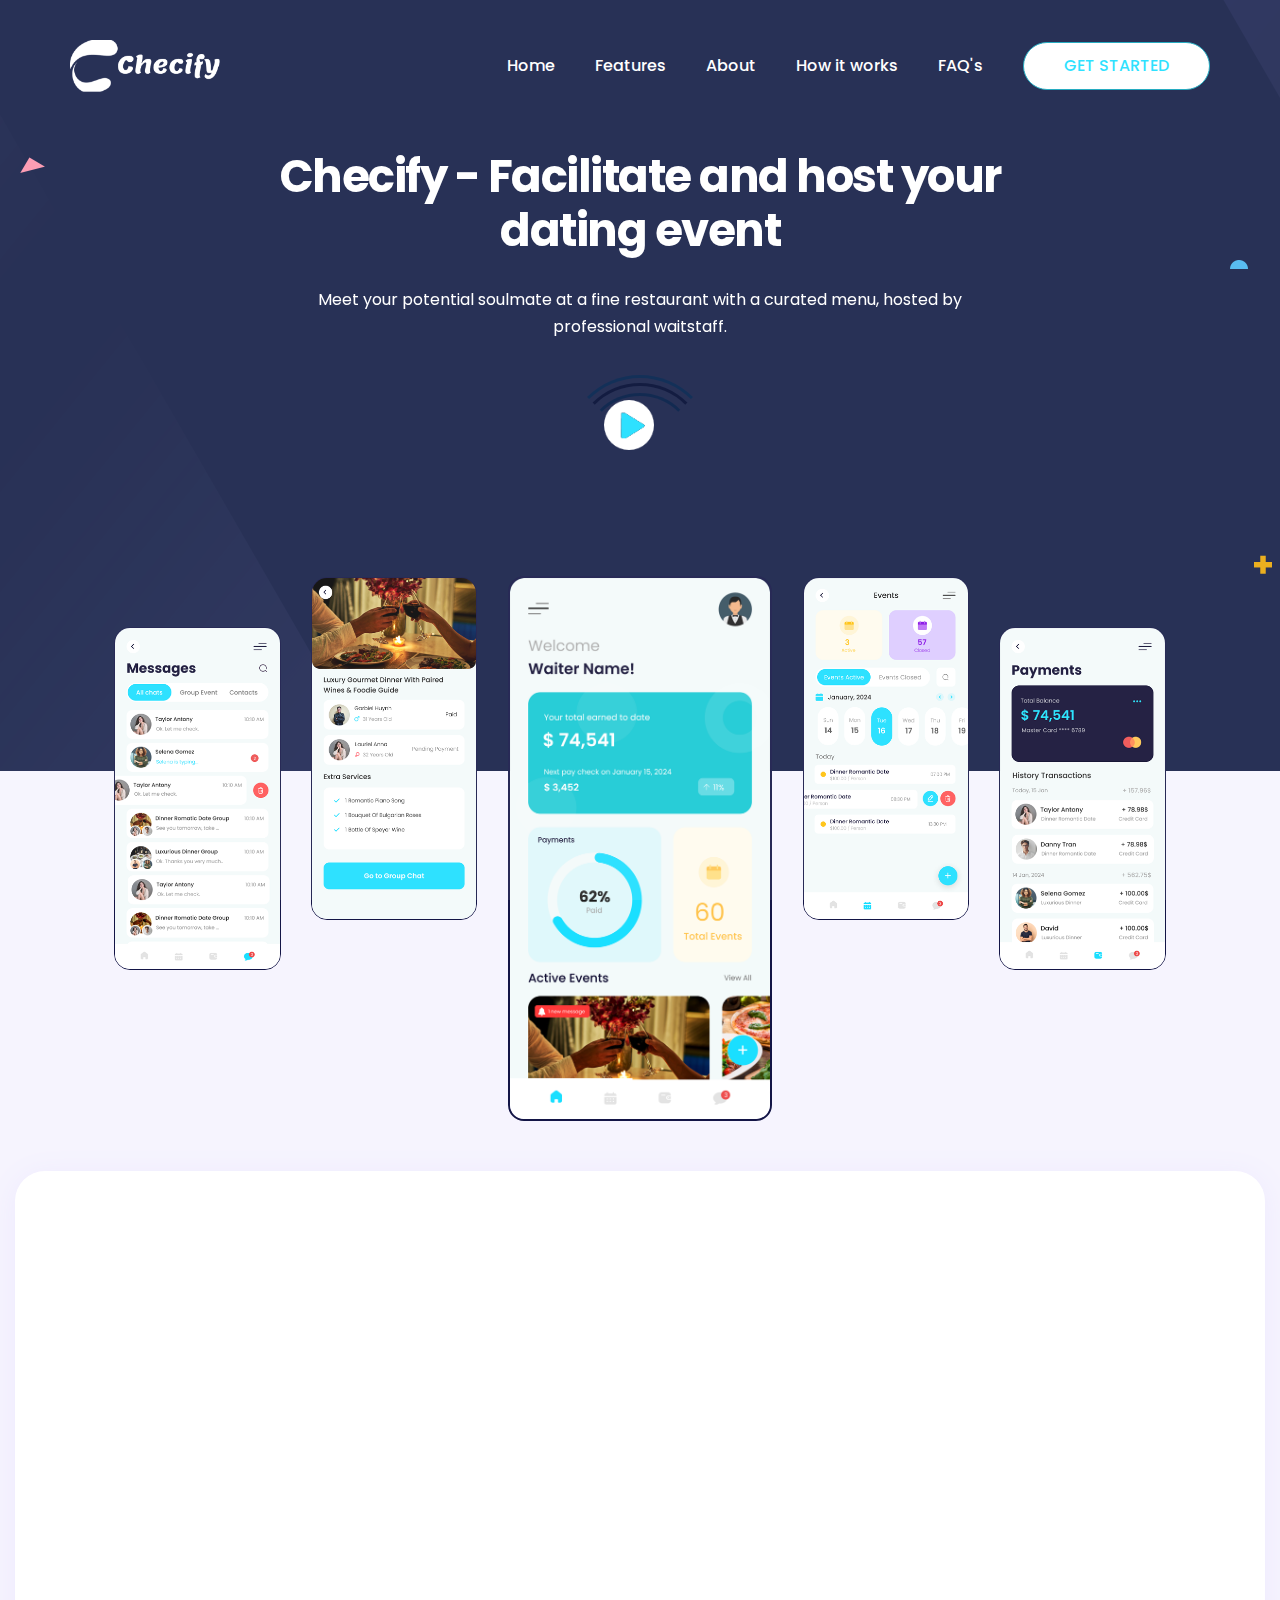
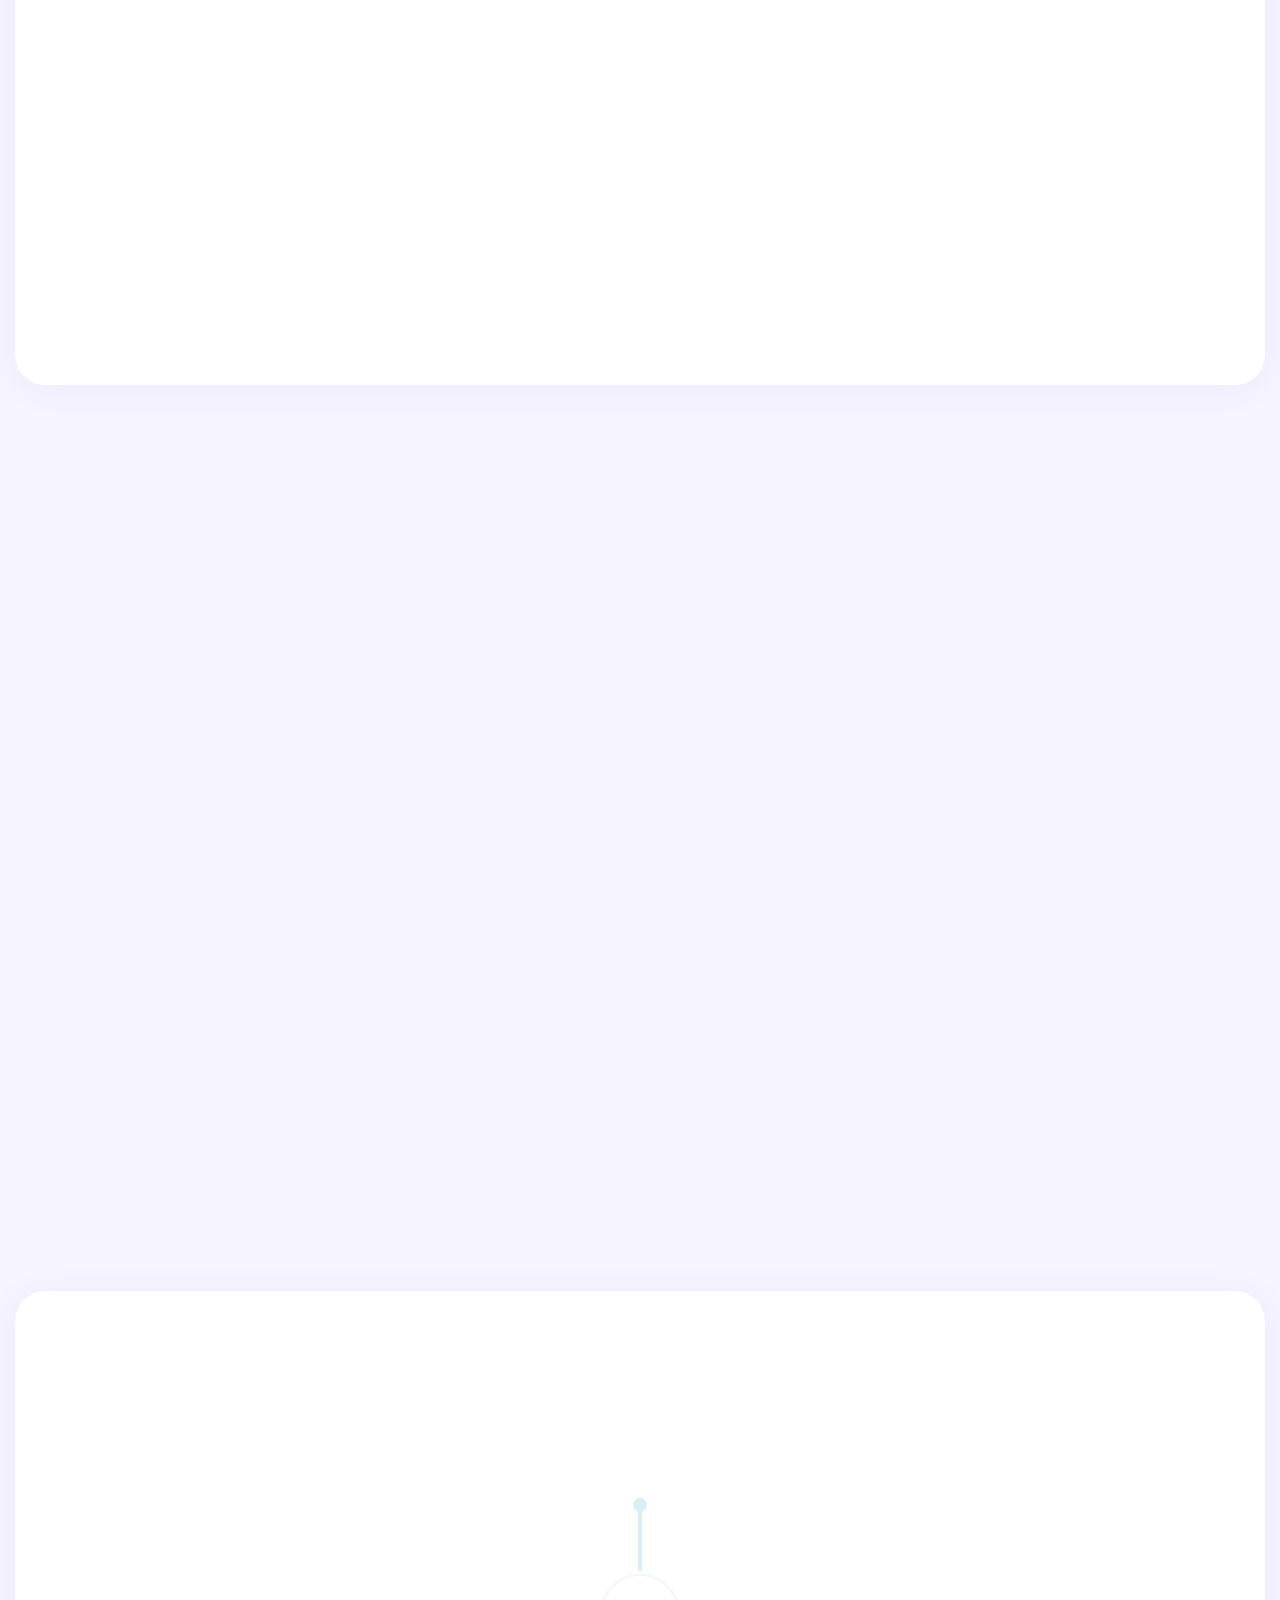
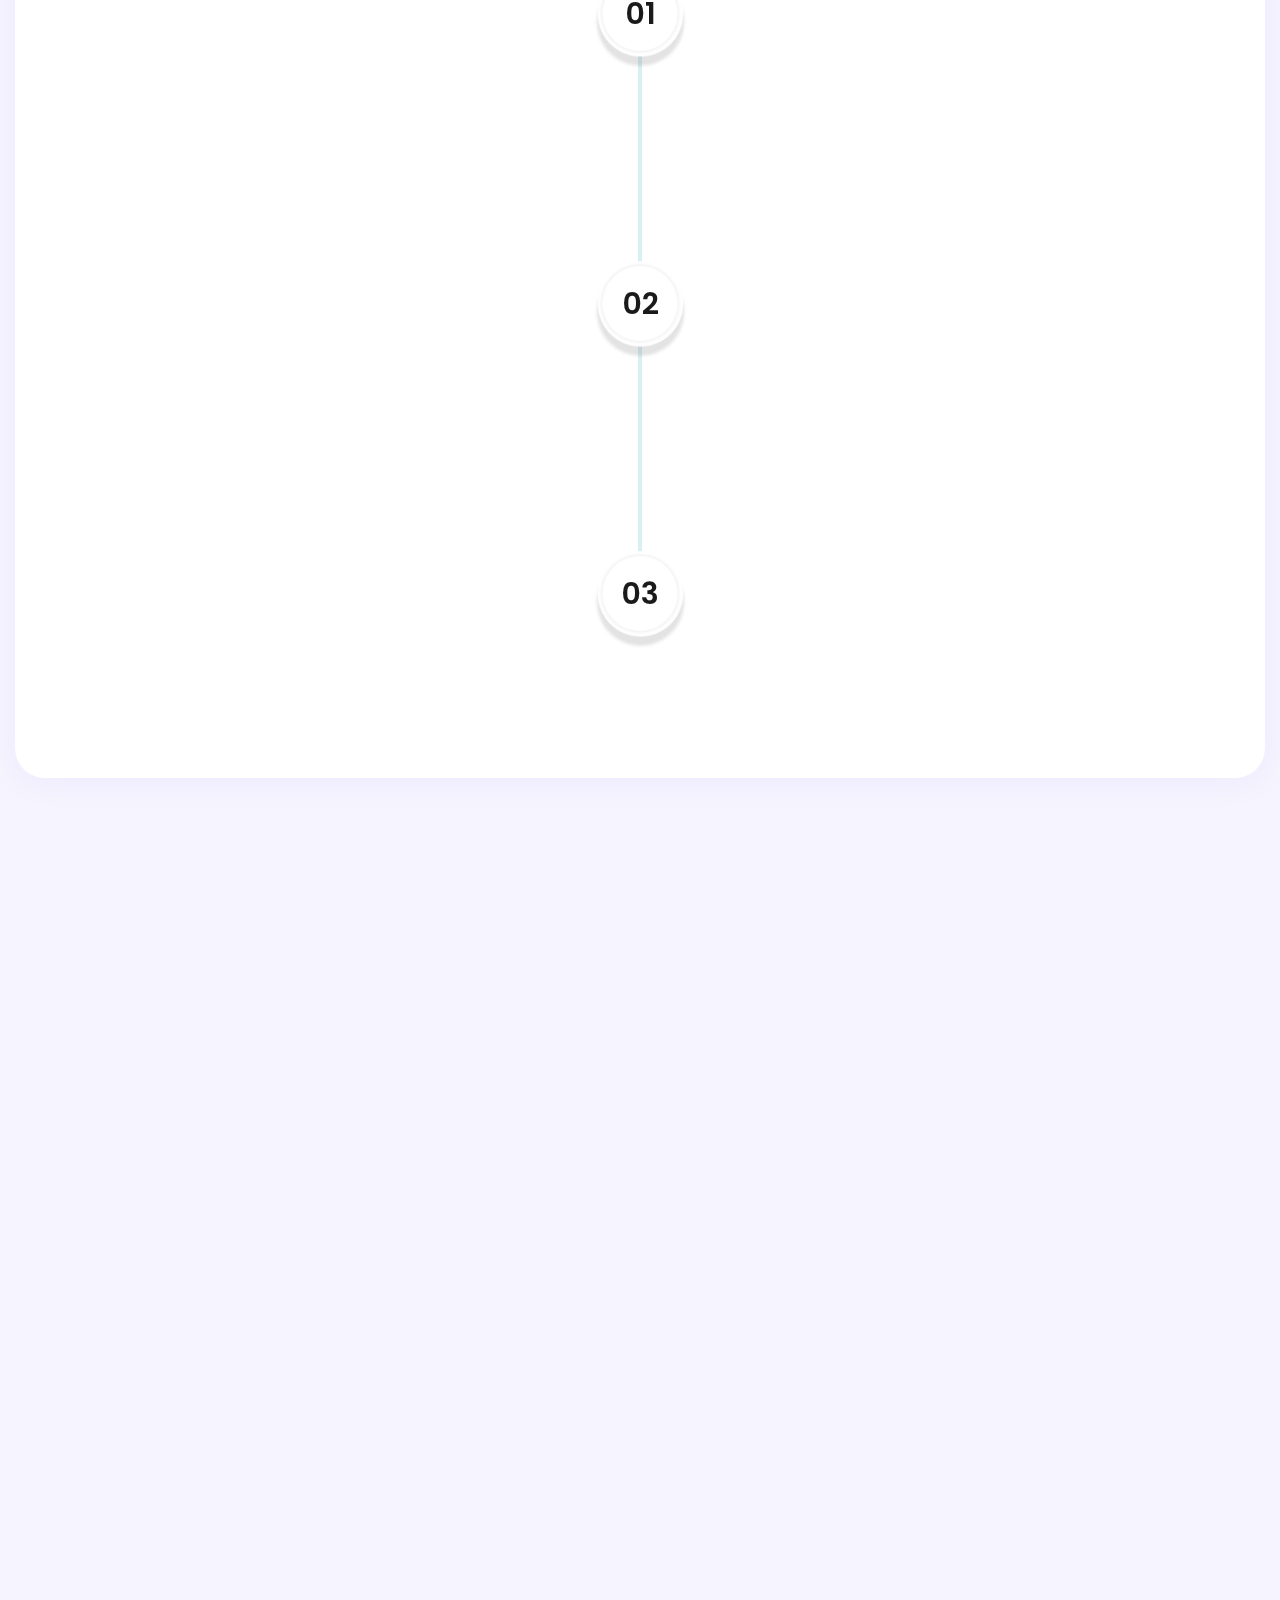
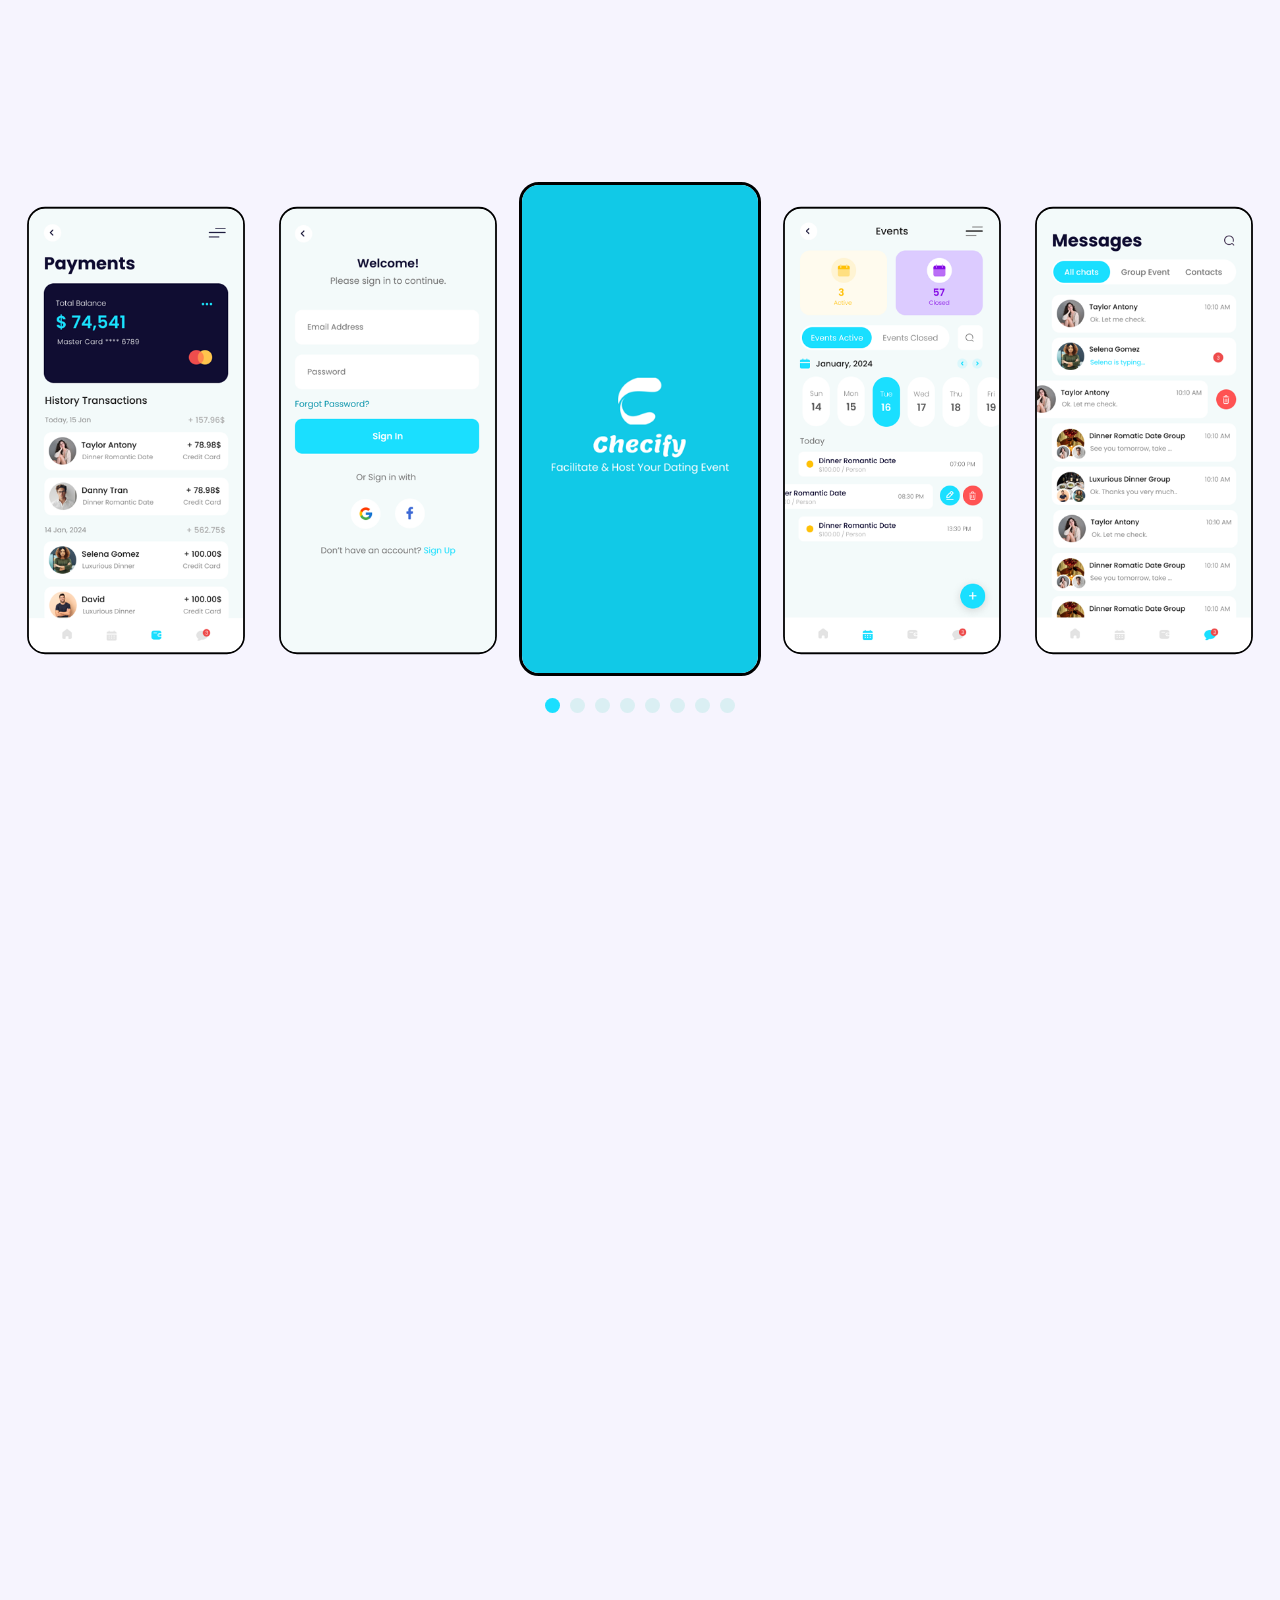
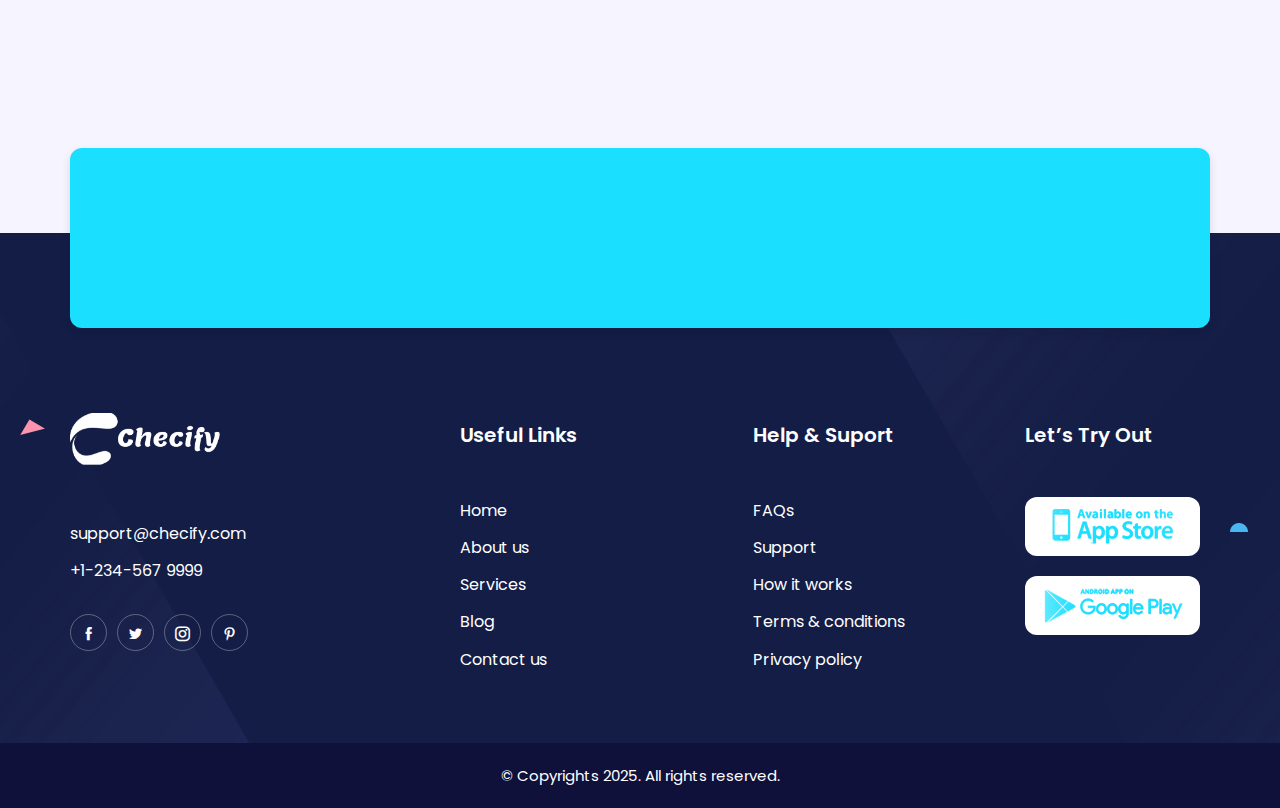
<file: index.html>
<!DOCTYPE html>
<html lang="en">
  <head>

  <meta charset="UTF-8">
  <meta http-equiv="X-UA-Compatible" content="IE=edge">
  <meta name="viewport" content="width=device-width, initial-scale=1.0">
  <title>CHECIFY:: App Landing Page</title>

  <!-- icofont-css-link -->
  <link rel="stylesheet" href="css/icofont.min.css">
  <!-- Owl-Carosal-Style-link -->
  <link rel="stylesheet" href="css/owl.carousel.min.css">
  <!-- Bootstrap-Style-link -->
  <link rel="stylesheet" href="css/bootstrap.min.css">
  <!-- Aos-Style-link -->
  <link rel="stylesheet" href="css/aos.css">
  <!-- Coustome-Style-link -->									
  <link rel="stylesheet" href="css/style.css">
  <!-- Responsive-Style-link -->
  <link rel="stylesheet" href="css/responsive.css">		
  <!-- Favicon -->						
  <link rel="shortcut icon" href="images/favicon.png" type="image/x-icon">

</head>

<body>

  <!-- Page-wrapper-Start -->
  <div class="page_wrapper">

    <!-- Preloader -->
    <div id="preloader">
      <div id="loader"></div>
    </div>

    <!-- Header Start -->
    <header>
      <!-- container start -->
      <div class="container">
      	<!-- navigation bar -->
        <nav class="navbar navbar-expand-lg">
          <a class="navbar-brand" href="#">
            <img src="images/logo.png" alt="image" >
          </a>
          <button class="navbar-toggler" type="button" data-toggle="collapse" data-target="#navbarSupportedContent"
            aria-controls="navbarSupportedContent" aria-expanded="false" aria-label="Toggle navigation">
            <span class="navbar-toggler-icon">
              <!-- <i class="icofont-navigation-menu ico_menu"></i> -->
              <div class="toggle-wrap">
                <span class="toggle-bar"></span>
              </div>
            </span>
          </button>

          <div class="collapse navbar-collapse" id="navbarSupportedContent">
            <ul class="navbar-nav ml-auto">
              <!-- secondery menu end -->
              <li class="nav-item">
                <a class="nav-link" href="index.html">Home</a>
              </li>
              <li class="nav-item">
                <a class="nav-link" href="#features">Features</a>
              </li>

              <li class="nav-item">
                <a class="nav-link" href="#about_app_section">About</a>
              </li>
              <li class="nav-item">
                <a class="nav-link" href="#how_it_work">How it works</a>
              </li>
              <li class="nav-item">
                <a class="nav-link" href="#faq">FAQ's</a>
              </li>
              <li class="nav-item">
                <a class="nav-link dark_btn" href="#getstarted">GET STARTED</a>
              </li>
            </ul>
          </div>
        </nav>
        <!-- navigation end -->
      </div>
      <!-- container end -->
    </header>

    <!-- Banner-Section-Start -->
    <section class="banner_section">
      <!-- container start -->
      <div class="container">
        <!-- row start -->
        <div class="row">
          <!-- shape animation  -->
          <span class="banner_shape1"> <img src="images/banner-shape1.png" alt="image" > </span>
          <span class="banner_shape2"> <img src="images/banner-shape2.png" alt="image" > </span>
          <span class="banner_shape3"> <img src="images/banner-shape3.png" alt="image" > </span>

          <div class="col-lg-8 col-md-12 mx-auto"  data-aos="fade-right" data-aos-duration="1500">
          	<!-- banner text -->
            <div class="banner_text">
              <!-- h1 -->
              <h1>Checify - Facilitate and host your dating event</h1>
              <!-- p -->
              <p>Meet your potential soulmate at a fine restaurant with a curated menu, hosted by professional waitstaff.
              </p>
            </div>

            <!-- video start -->
            <div class="yt_video" data-aos="fade-in" data-aos-duration="1500">
              <div class="thumbnil">
                <a class="popup-youtube play-button" data-url="https://www.youtube.com/embed/eUGxgNzQxg8?si=1-ME0-TizBruPeX" data-toggle="modal" data-target="#myModal" title="XJj2PbenIsU">
                  <span class="play_btn">
                    <img src="images/play_icon.png" alt="image" >
                    <div class="waves-block">
                      <div class="waves wave-1"></div>
                      <div class="waves wave-2"></div>
                      <div class="waves wave-3"></div>
                    </div>
                  </span>
                </a>
              </div>
            </div>
            <!-- video end -->

          </div>

        </div>
        <!-- row end -->
      </div>
      <!-- container end -->

      <!-- banner images start -->
          <div class="container-fluid"  data-aos="fade-in" data-aos-duration="1500">
            <div class="banner_images">
              <div class="row d-flex justify-content-center">
                <!-- screen 1 -->
                <div class="col-md-2 col-lg-2 col-sm-4 col-xs-4 d-none d-lg-block">
                    <div class="banner_screen screen1">
                    <img class="moving_position_animatin" src="images/hero-image-5.png" alt="image" >
                    </div>
                </div>

                <!-- screen 2 -->
                <div class="col-md-4 col-lg-2 col-sm-4 col-xs-4">
                    <div class="banner_screen screen2">
                    <img class="moving_animation" src="images/hero-image-4.png" alt="image" >
                    </div>
                </div>

                <!-- screen 3 -->
                <div class="col-md-4 col-lg-3 col-sm-4 col-xs-4">
                    <div class="banner_screen screen3">
                    <img class="moving_position_animatin" src="images/hero-image-1.png" alt="image" >
                    </div>
                </div>

                <!-- screen 4 -->
                <div class="col-md-4 col-lg-2 col-sm-4 col-xs-4">
                    <div class="banner_screen screen4">
                    <img class="moving_animation" src="images/hero-image-2.png" alt="image" >
                    </div>
                </div>

                <!-- screen 5 -->
                <div class="col-md-2 col-lg-2 col-sm-4 col-xs-4 d-none d-lg-block">
                    <div class="banner_screen screen5">
                    <img class="moving_position_animatin" src="images/hero-image-3.png" alt="image" >
                    </div>
                </div>
              </div>

            </div>
          </div>
          <!-- banner images end -->
    </section>
    <!-- Banner-Section-end -->


    <!-- Features-Section-Start -->
    <section class="row_am features_section" id="features">
      <!-- container start -->
      <div class="container">
        <div class="features_inner">
          <div class="section_title" data-aos="fade-up" data-aos-duration="1500" data-aos-delay="300">
            <!-- h2 -->
            <h2><span>Features</span> that makes app different!</h2>
            <!-- p -->
            <p>Lorem Ipsum is simply dummy text of the printing and typese tting <br> indus orem Ipsum has beenthe standard dummy.</p>
          </div>
          
          <!-- story -->
          <div class="features_block">
            <div class="row">
            <div class="col-md-4">
                <div class="feature_box" data-aos="fade-up" data-aos-duration="1500">
                    <div class="image">
                      <img src="images/features1.png" alt="image" >
                    </div>
                    <div class="text">
                      <h4>Quick Dinner Meet</h4>
                      <p>This feature allows users to find nearby dining companions in real time, perfect for spontaneous meetups.</p>
                    </div>
                </div>
            </div>

            <div class="col-md-4">
                <div class="feature_box" data-aos="fade-up" data-aos-duration="1700">
                    <div class="image">
                      <img src="images/features2.png" alt="image" >
                    </div>
                    <div class="text">
                      <h4>Perfect Menu Suggestions</h4>
                      <p>Based on personal preferences and restaurant ratings, the app suggests the ideal dishes for the first date.</p>
                    </div>
                </div>
            </div>

            <div class="col-md-4">
                <div class="feature_box" data-aos="fade-up" data-aos-duration="1900">
                    <div class="image">
                      <img src="images/features3.png" alt="image" >
                    </div>
                    <div class="text">
                      <h4>Secure Chat</h4>
                      <p>Chat directly on the app with high-level security. After the meetup, users can decide to keep or delete the chat history.</p>
                    </div>
                </div>
            </div>
          </div>

          </div>

        </div>

      </div>
      <!-- container end -->
    </section>
    <!-- Features-Section-end -->

    <!-- About-App-Section-Start -->
    <section class="row_am about_app_section" id="about_app_section">
      <!-- container start -->
      <div class="container">
      	<!-- row start -->
        <div class="row">
          <div class="col-lg-6">

          	<!-- about images -->
            <div class="about_img" data-aos="fade-in" data-aos-duration="1500">
              <div class="frame_img">
                <img class="moving_position_animatin" src="images/about-frame.png" alt="image" >
              </div>
              <div class="screen_img">
                <img class="moving_animation" src="images/about-screen.png" alt="image" >
              </div>
            </div>
          </div>
          <div class="col-lg-6">

          	<!-- about text -->
            <div class="about_text">
              <div class="section_title" data-aos="fade-up" data-aos-duration="1500" data-aos-delay="100">

              	<!-- h2 -->
                <h2>Some awesome words <span>about app.</span></h2>

                <!-- p -->
                <p>
                  Lorem Ipsum is simply dummy text of the printing and typesetting industry lorem Ipsum has been the
                  industrys standard dummy text ever since the when an unknown printer took a galley of type and. Lorem
                  ipsum dolor sit amet.
                </p>

                <!-- UL -->
                <ul class="list">
                <li data-aos="fade-up" data-aos-duration="1500">
                  <i class="icofont-verification-check"></i> Taste Matchmaking
                </li>
                <li data-aos="fade-up" data-aos-duration="1500">
                  <i class="icofont-verification-check"></i> Direct Table Booking for Dates
                </li>
                <li data-aos="fade-up" data-aos-duration="1500">
                  <i class="icofont-verification-check"></i> Verified Profiles
                </li>
                <li data-aos="fade-up" data-aos-duration="1500">
                  <i class="icofont-verification-check"></i> Dating Achievements & Badges
                </li>
                <li data-aos="fade-up" data-aos-duration="1500">
                  <i class="icofont-verification-check"></i> Group Dining Events
                </li>
              </ul>
              </div>

              <a href="#getstarted" class="btn puprple_btn" data-aos="fade-in" data-aos-duration="1500">START FREE TRIAL</a>
            </div>
          </div>
        </div>
        <!-- row end -->
      </div>
      <!-- container end -->
    </section>
    <!-- About-App-Section-end -->

    <!-- How-It-Workes-Section-Start -->
    <section class="row_am how_it_works" id="how_it_work">
      <!-- container start -->
      <div class="container">
        <div class="how_it_inner">
          <div class="section_title" data-aos="fade-up" data-aos-duration="1500" data-aos-delay="300">
          	<!-- h2 -->
            <h2><span>How it works</span> - 3 easy steps</h2>
            <!-- p -->
            <p>Lorem Ipsum is simply dummy text of the printing and typese tting <br> indus orem Ipsum has beenthe
              standard dummy.</p>
          </div>
          <div class="step_block">
          	<!-- UL -->
            <ul>
              <!-- step -->
              <li>
                <div class="step_text" data-aos="fade-right" data-aos-duration="1500">
                  <h4>Download app</h4>
                  <div class="app_icon">
                    <a href="#"><i class="icofont-brand-android-robot"></i></a>
                    <a href="#"><i class="icofont-brand-apple"></i></a>
                  </div>
                  <p>Download App either for Android or IOS</p>
                </div>
                <div class="step_number">
                  <h3>01</h3>
                </div>
                <div class="step_img" data-aos="fade-left" data-aos-duration="1500">
                  <img src="images/download_app.jpg" alt="image" >
                </div>
              </li>

              <!-- step -->
              <li>
                <div class="step_text" data-aos="fade-left" data-aos-duration="1500">
                  <h4>Create account</h4>
                  <span>14 days free trial</span>
                  <p>Sign up free for App account. One account for all devices.</p>
                </div>
                <div class="step_number"> 
                  <h3>02</h3>
                </div>
                <div class="step_img" data-aos="fade-right" data-aos-duration="1500">
                  <img src="images/create_account.jpg" alt="image" >
                </div>
              </li>

              <!-- step -->
              <li>
                <div class="step_text" data-aos="fade-right" data-aos-duration="1500">
                  <h4>It’s done, enjoy the app</h4>
                  <span>Have any questions check our <a href="#faq">FAQs</a></span>
                  <p>Get most amazing app experience,Explore and share the app</p>
                </div>
                <div class="step_number">
                  <h3>03</h3>
                </div>
                <div class="step_img" data-aos="fade-left" data-aos-duration="1500">
                  <img src="images/enjoy_app.jpg" alt="image" >
                </div>
              </li>
            </ul>
          </div>
        </div>

      </div>
      <!-- container end -->
    </section>
    <!-- How-It-Workes-Section-end -->

    <!-- FAQ-Section start -->
    <section class="row_am faq_section" id="faq">
      <!-- container start -->
      <div class="container">
        <div class="section_title" data-aos="fade-up" data-aos-duration="1500" data-aos-delay="300">
          <!-- h2 -->
          <h2><span>FAQ</span> - Frequently Asked Questions</h2>
          <!-- p -->
          <p>Lorem Ipsum is simply dummy text of the printing and typese tting <br> indus orem Ipsum has beenthe
            standard dummy.</p>
        </div>
        <!-- faq data -->
        <div class="faq_panel">
          <div class="accordion" id="accordionExample">
            <div class="card" data-aos="fade-up" data-aos-duration="1500">
              <div class="card-header" id="headingOne">
                <h2 class="mb-0">
                  <button type="button" class="btn btn-link active" data-toggle="collapse" data-target="#collapseOne">
                  	<i class="icon_faq icofont-plus"></i></i> How can i pay ?</button>
                </h2>
              </div>
              <div id="collapseOne" class="collapse show" aria-labelledby="headingOne" data-parent="#accordionExample">
                <div class="card-body">
                  <p>Lorem Ipsum is simply dummy text of the printing and typesetting industry lorem Ipsum has. been the
                    industrys standard dummy text ever since the when an unknown printer took a galley of type and
                    scrambled it to make a type specimen book. It has survived not only five cen turies but also the
                    leap into electronic typesetting, remaining essentially unchanged.</p>
                </div>
              </div>
            </div>
            <div class="card" data-aos="fade-up" data-aos-duration="1500">
              <div class="card-header" id="headingTwo">
                <h2 class="mb-0">
                  <button type="button" class="btn btn-link collapsed" data-toggle="collapse"
                    data-target="#collapseTwo"><i class="icon_faq icofont-plus"></i></i> How to setup account ?</button>
                </h2>
              </div>
              <div id="collapseTwo" class="collapse" aria-labelledby="headingTwo" data-parent="#accordionExample">
                <div class="card-body">
                  <p>Lorem Ipsum is simply dummy text of the printing and typesetting industry lorem Ipsum has. been the
                    industrys standard dummy text ever since the when an unknown printer took a galley of type and
                    scrambled it to make a type specimen book. It has survived not only five cen turies but also the
                    leap into electronic typesetting, remaining essentially unchanged.</p>
                </div>
              </div>
            </div>
            <div class="card" data-aos="fade-up" data-aos-duration="1500">
              <div class="card-header" id="headingThree">
                <h2 class="mb-0">
                  <button type="button" class="btn btn-link collapsed" data-toggle="collapse"
                    data-target="#collapseThree"><i class="icon_faq icofont-plus"></i></i>What is process to get refund
                    ?</button>
                </h2>
              </div>
              <div id="collapseThree" class="collapse" aria-labelledby="headingThree" data-parent="#accordionExample">
                <div class="card-body">
                  <p>Lorem Ipsum is simply dummy text of the printing and typesetting industry lorem Ipsum has. been the
                    industrys standard dummy text ever since the when an unknown printer took a galley of type and
                    scrambled it to make a type specimen book. It has survived not only five cen turies but also the
                    leap into electronic typesetting, remaining essentially unchanged.</p>
                </div>
              </div>
            </div>
            <div class="card" data-aos="fade-up" data-aos-duration="1500">
              <div class="card-header" id="headingFour">
                <h2 class="mb-0">
                  <button type="button" class="btn btn-link collapsed" data-toggle="collapse"
                    data-target="#collapseFour"><i class="icon_faq icofont-plus"></i></i>What is process to get refund
                    ?</button>
                </h2>
              </div>
              <div id="collapseFour" class="collapse" aria-labelledby="headingFour" data-parent="#accordionExample">
                <div class="card-body">
                  <p>Lorem Ipsum is simply dummy text of the printing and typesetting industry lorem Ipsum has. been the
                    industrys standard dummy text ever since the when an unknown printer took a galley of type and
                    scrambled it to make a type specimen book. It has survived not only five cen turies but also the
                    leap into electronic typesetting, remaining essentially unchanged.</p>
                </div>
              </div>
            </div>
          </div>
        </div>
      </div>
      <!-- container end -->
    </section>
    <!-- FAQ-Section end -->

    <!-- Beautifull-interface-Section start -->
    <section class="row_am interface_section">
	  <!-- container start -->
      <div class="container-fluid">
        <div class="section_title" data-aos="fade-up" data-aos-duration="1500" data-aos-delay="300">
            <!-- h2 -->
            <h2>Beautifull <span>interface</span></h2>
            <!-- p -->
            <p>
              Lorem Ipsum is simply dummy text of the printing and typese tting <br> indus orem Ipsum has beenthe standard dummy.
            </p>
        </div>

          <!-- screen slider start -->
          <div class="screen_slider" >
            <div id="screen_slider" class="owl-carousel owl-theme">
              <div class="item">
                <div class="screen_frame_img">
                    <img src="images/screen-0.png" alt="image" >
                </div>
              </div>
              <div class="item">
                <div class="screen_frame_img">
                    <img src="images/screen-1.png" alt="image" >
                </div>
              </div>
              <div class="item">
                <div class="screen_frame_img">
                    <img src="images/screen-2.png" alt="image" >
                </div>
              </div>
              <div class="item">
                <div class="screen_frame_img">
                    <img src="images/screen-3.png" alt="image" >
                </div>
              </div>
              <div class="item">
                <div class="screen_frame_img">
                    <img src="images/screen-4.png" alt="image" >
                </div>
              </div>
              <div class="item">
                <div class="screen_frame_img">
                    <img src="images/screen-5.png" alt="image" >
                </div>
              </div>
              <div class="item">
                <div class="screen_frame_img">
                    <img src="images/screen-6.png" alt="image" >
                </div>
              </div>
              <div class="item">
                <div class="screen_frame_img">
                    <img src="images/screen-7.png" alt="image" >
                </div>
              </div>
          </div>
          </div>
          <!-- screen slider end -->
      </div>
      <!-- container end -->
    </section>
    <!-- Beautifull-interface-Section end -->

    <!-- Download-Free-App-section-Start  -->
    <section class="row_am free_app_section" id="getstarted">
    	<!-- container start -->
        <div class="container">
            <div class="free_app_inner" data-aos="fade-in" data-aos-duration="1500" data-aos-delay="100"> 
              	<!-- row start -->
                <div class="row">
                	<!-- content -->
                    <div class="col-md-6">
                        <div class="free_text">
                            <div class="section_title">
                                <h2>Let’s download free from apple and play store</h2>
                                <p>Instant free download from apple and play store orem Ipsum is simply dummy text of the printing.
                                  and typese tting indus orem Ipsum has beenthe standard</p>
                            </div>
                            <ul class="app_btn">
                              <li>
                                <a href="#">
                                  <img src="images/appstore_blue.png" alt="image" >
                                </a>
                              </li>
                              <li>
                                <a href="#">
                                  <img src="images/googleplay_blue.png" alt="image" >
                                </a>
                              </li>
                            </ul>
                        </div>
                    </div>

                    <!-- images -->
                    <div class="col-md-6">
                        <div class="free_img">
                            <img src="images/download-screen01.png" alt="image" >
                            <img class="mobile_mockup" src="images/download-screen02.png" alt="image" >
                        </div>
                    </div>
                </div>
                <!-- row end -->
            </div>
        </div>
        <!-- container end -->
    </section>
    <!-- Download-Free-App-section-end  -->

    <!-- News-Letter-Section-Start -->
    <section class="newsletter_section">
      <!-- container start -->
      <div class="container">
          <div class="newsletter_box">
              <div class="section_title" data-aos="fade-in" data-aos-duration="1500" data-aos-delay="100">
              	  <!-- h2 -->
                  <h2>Subscribe newsletter</h2>
                  <!-- p -->
                  <p>Be the first to recieve all latest post in your inbox</p>
              </div>
              <form action="#" data-aos="fade-in" data-aos-duration="1500" data-aos-delay="100">
                  <div class="form-group">
                      <input type="email" class="form-control" placeholder="Enter your email">
                  </div>
                  <div class="form-group">
                      <button class="btn">SUBMIT</button>
                  </div>
              </form>
          </div>
      </div>
      <!-- container end -->
    </section>
    <!-- News-Letter-Section-end -->

    <!-- Footer-Section start -->
    <footer>
        <div class="top_footer" id="contact">
          	<!-- container start -->
            <div class="container">
              <!-- row start -->
              <div class="row">
                  <!-- shape animation  -->
                  <span class="banner_shape1"> <img src="images/banner-shape1.png" alt="image" > </span>
                  <span class="banner_shape2"> <img src="images/banner-shape2.png" alt="image" > </span>
                  <span class="banner_shape3"> <img src="images/banner-shape3.png" alt="image" > </span>

              	  <!-- footer link 1 -->
                  <div class="col-lg-4 col-md-6 col-12">
                      <div class="abt_side">
                        <div class="logo"> <img src="images/footer_logo.png" alt="image" ></div>
                        <ul>
                          <li><a href="#">support@checify.com</a></li>
                          <li><a href="#">+1-234-567 9999</a></li>
                        </ul>
                        <ul class="social_media">
                            <li><a href="#"><i class="icofont-facebook"></i></a></li>
                            <li><a href="#"><i class="icofont-twitter"></i></a></li>
                            <li><a href="#"><i class="icofont-instagram"></i></a></li>
                            <li><a href="#"><i class="icofont-pinterest"></i></a></li>
                        </ul>
                      </div>
                  </div>

                  <!-- footer link 2 -->
                  <div class="col-lg-3 col-md-6 col-12">
                      <div class="links">
                        <h3>Useful Links</h3>
                          <ul>
                            <li><a href="#">Home</a></li>
                            <li><a href="#">About us</a></li>
                            <li><a href="#">Services</a></li>
                            <li><a href="#">Blog</a></li>
                            <li><a href="#">Contact us</a></li>
                          </ul>
                      </div>
                  </div>

                  <!-- footer link 3 -->
                  <div class="col-lg-3 col-md-6 col-12">
                    <div class="links">
                      <h3>Help & Suport</h3>
                        <ul>
                          <li><a href="#">FAQs</a></li>
                          <li><a href="#">Support</a></li>
                          <li><a href="#">How it works</a></li>
                          <li><a href="#">Terms & conditions</a></li>
                          <li><a href="#">Privacy policy</a></li>
                        </ul>
                    </div>
                  </div>

                  <!-- footer link 4 -->
                  <div class="col-lg-2 col-md-6 col-12">
                    <div class="try_out">
                        <h3>Let’s Try Out</h3>
                        <ul class="app_btn">
                          <li>
                            <a href="#">
                              <img src="images/appstore_blue.png" alt="image" >
                            </a>
                          </li>
                          <li>
                            <a href="#">
                              <img src="images/googleplay_blue.png" alt="image" >
                            </a>
                          </li>
                        </ul>
                    </div>
                  </div>
              </div>
              <!-- row end -->
          </div>
          <!-- container end -->
        </div>

        <!-- last footer -->
        <div class="bottom_footer">
        	<!-- container start -->
            <div class="container">
              <!-- row start -->
              <div class="row">
                <div class="col-md-12 text-center">
                    <p>© Copyrights 2025. All rights reserved.</p>
                </div>
            </div>
            <!-- row end -->
            </div>
            <!-- container end -->
        </div>

        <!-- go top button -->
        <div class="go_top">
            <span><img src="images/go_top.png" alt="image" ></span>
        </div>
    </footer>
    <!-- Footer-Section end -->

  <!-- VIDEO MODAL -->
  <div class="modal fade youtube-video" id="myModal" tabindex="-1" role="dialog" aria-labelledby="myModalLabel">
    <div class="modal-dialog" role="document">
        <div class="modal-content">
          <button id="close-video" type="button" class="button btn btn-default text-right" data-dismiss="modal">
            <i class="icofont-close-line-circled"></i>
          </button>
            <div class="modal-body">
                <div id="video-container" class="video-container">
                    <iframe id="youtubevideo" src="#" width="640" height="360" frameborder="0" allowfullscreen></iframe>
                </div>        
            </div>
            <div class="modal-footer">
            </div>
        </div> 
    </div>
  </div>

  <div class="purple_backdrop"></div>

  </div>
  <!-- Page-wrapper-End -->

  <!-- Jquery-js-Link -->
  <script src="js/jquery.js"></script>
  <!-- owl-js-Link -->
  <script src="js/owl.carousel.min.js"></script>
  <!-- bootstrap-js-Link -->
  <script src="js/bootstrap.min.js"></script>
  <!-- aos-js-Link -->
  <script src="js/aos.js"></script>
  <!-- main-js-Link -->
  <script src="js/main.js"></script>

</body>
</html>
</file>
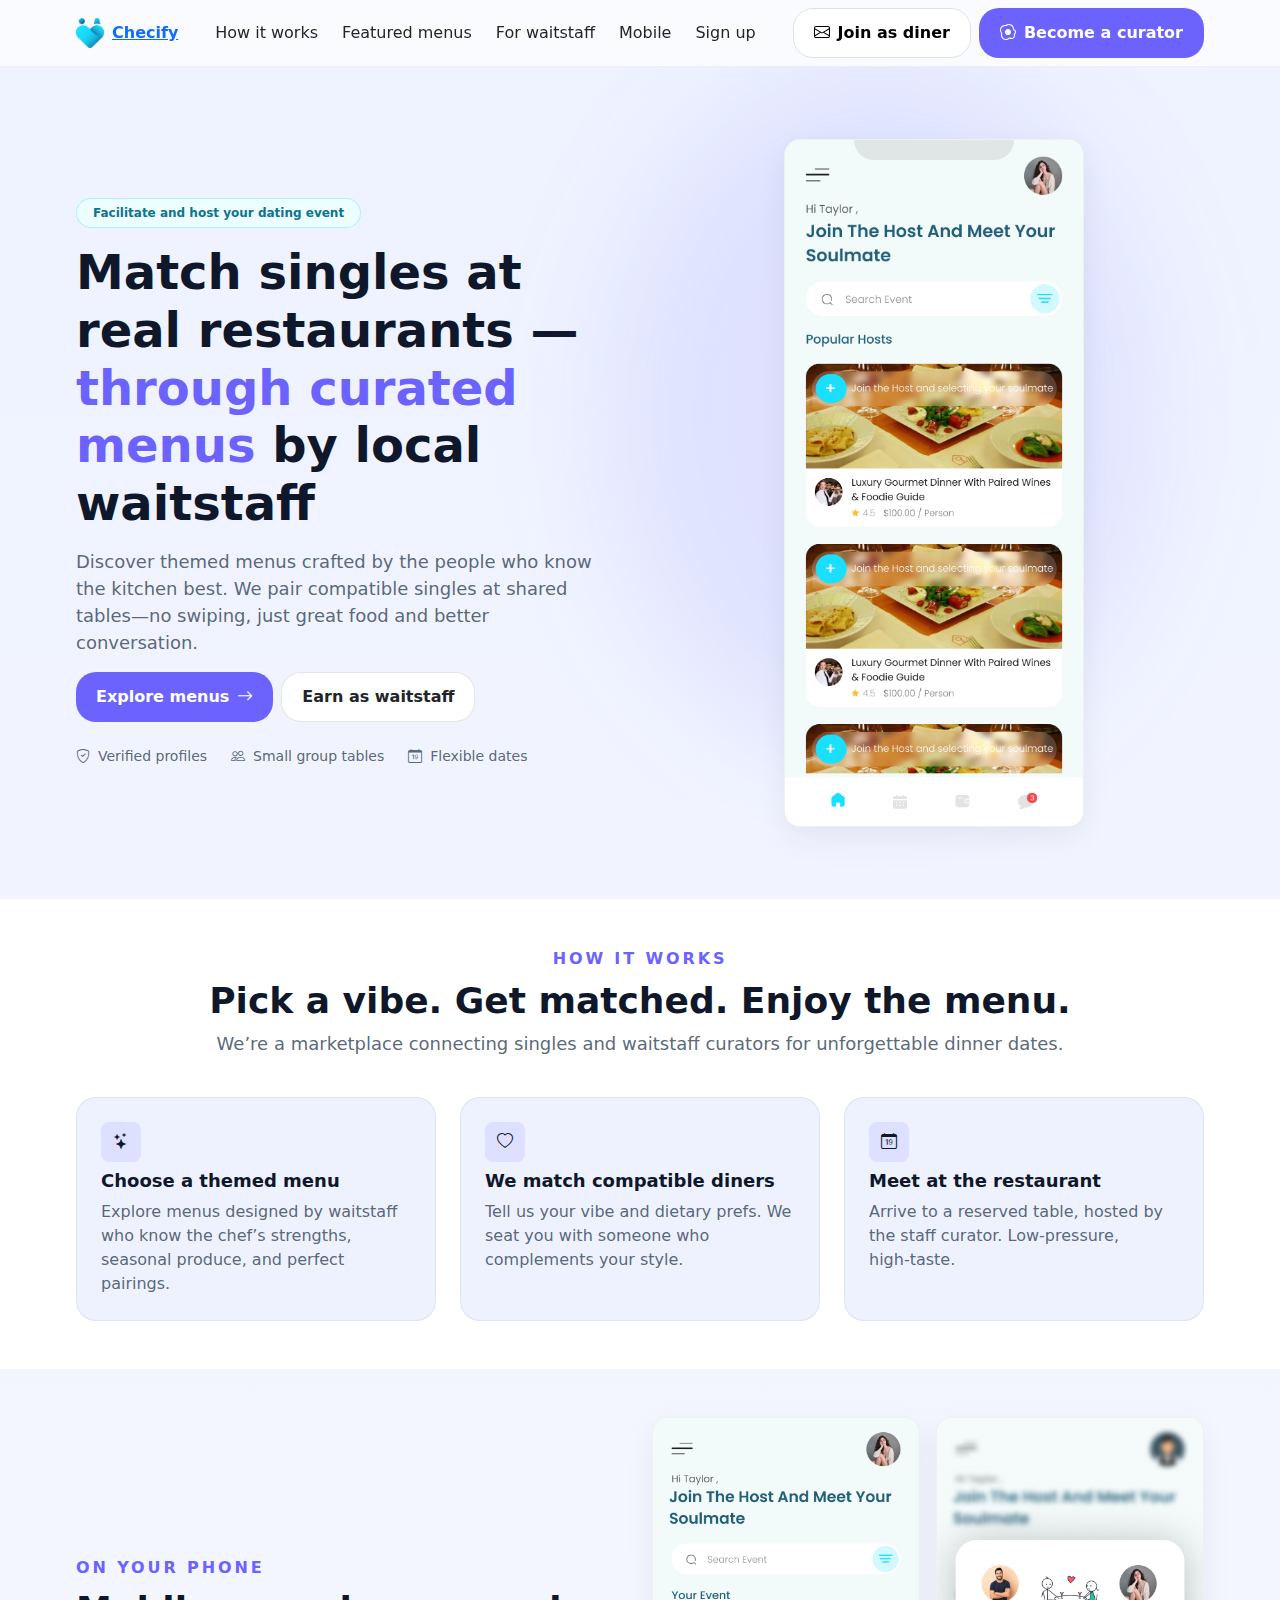
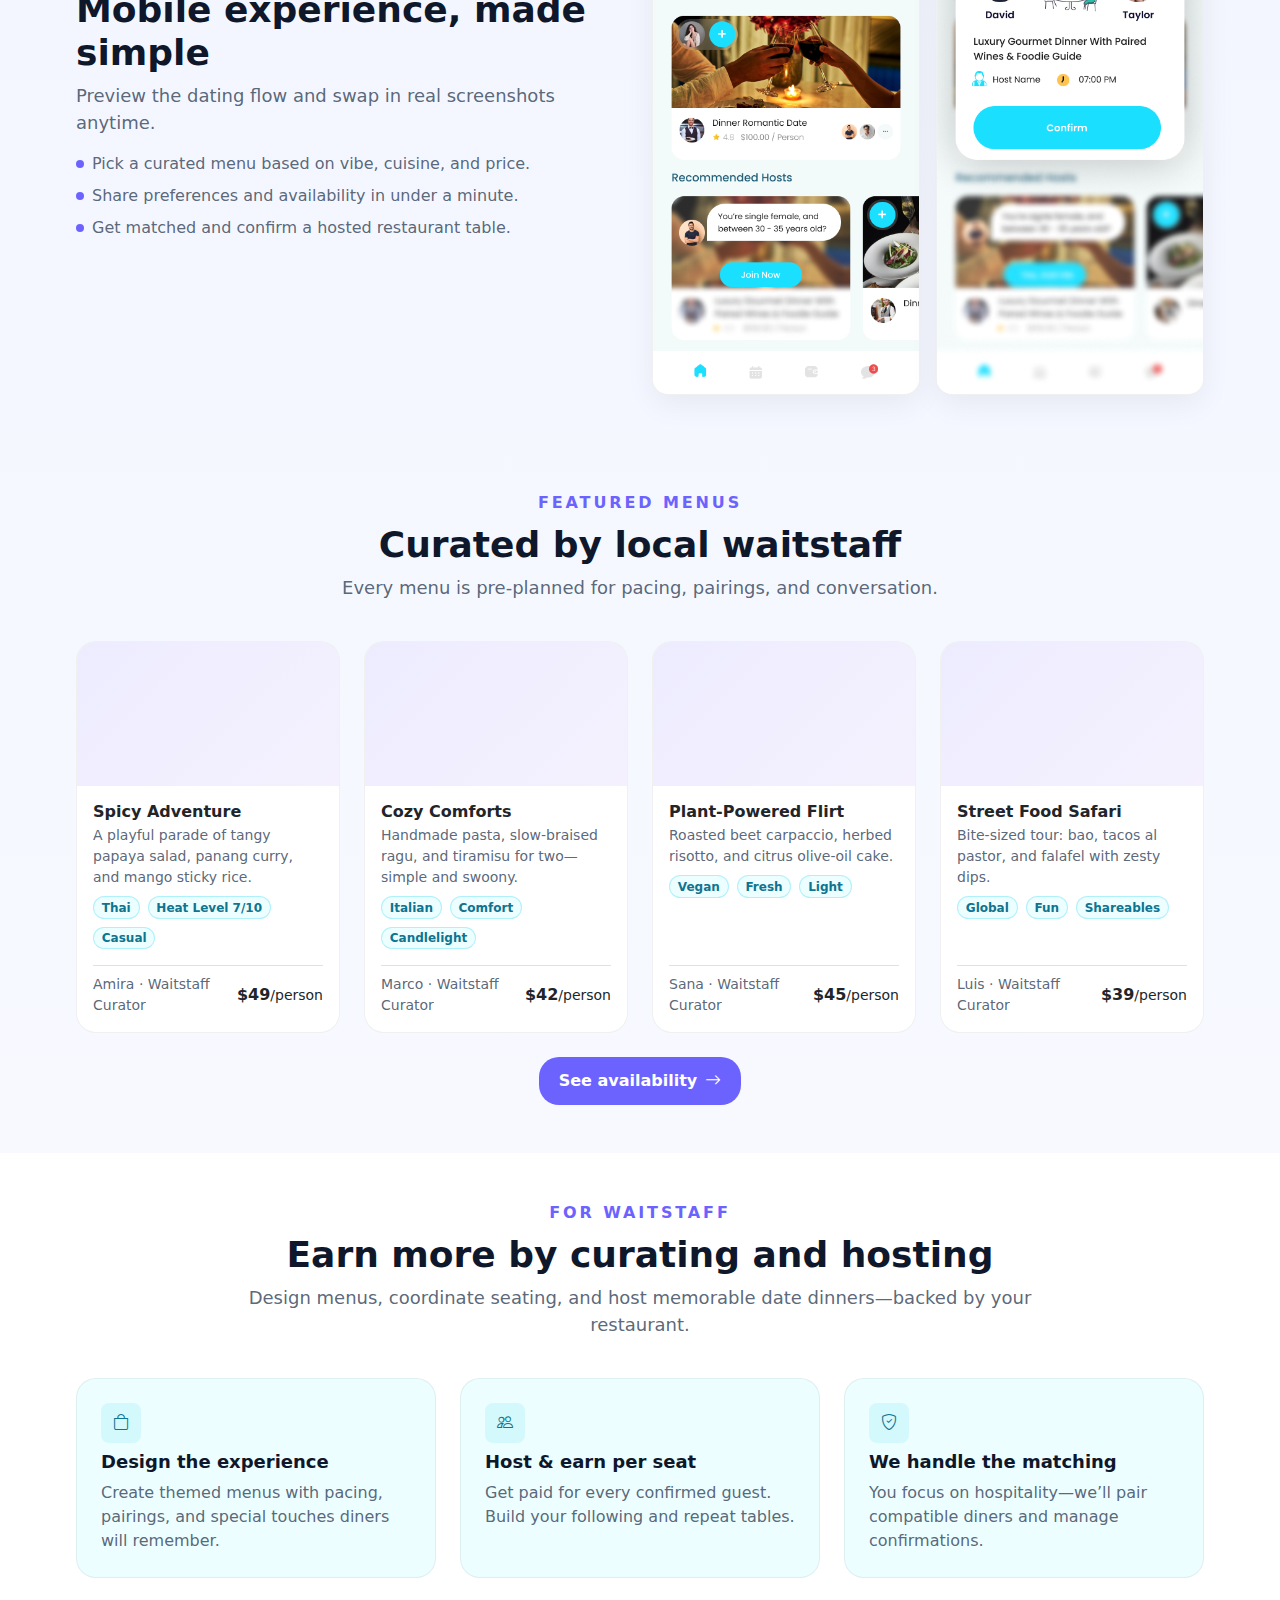
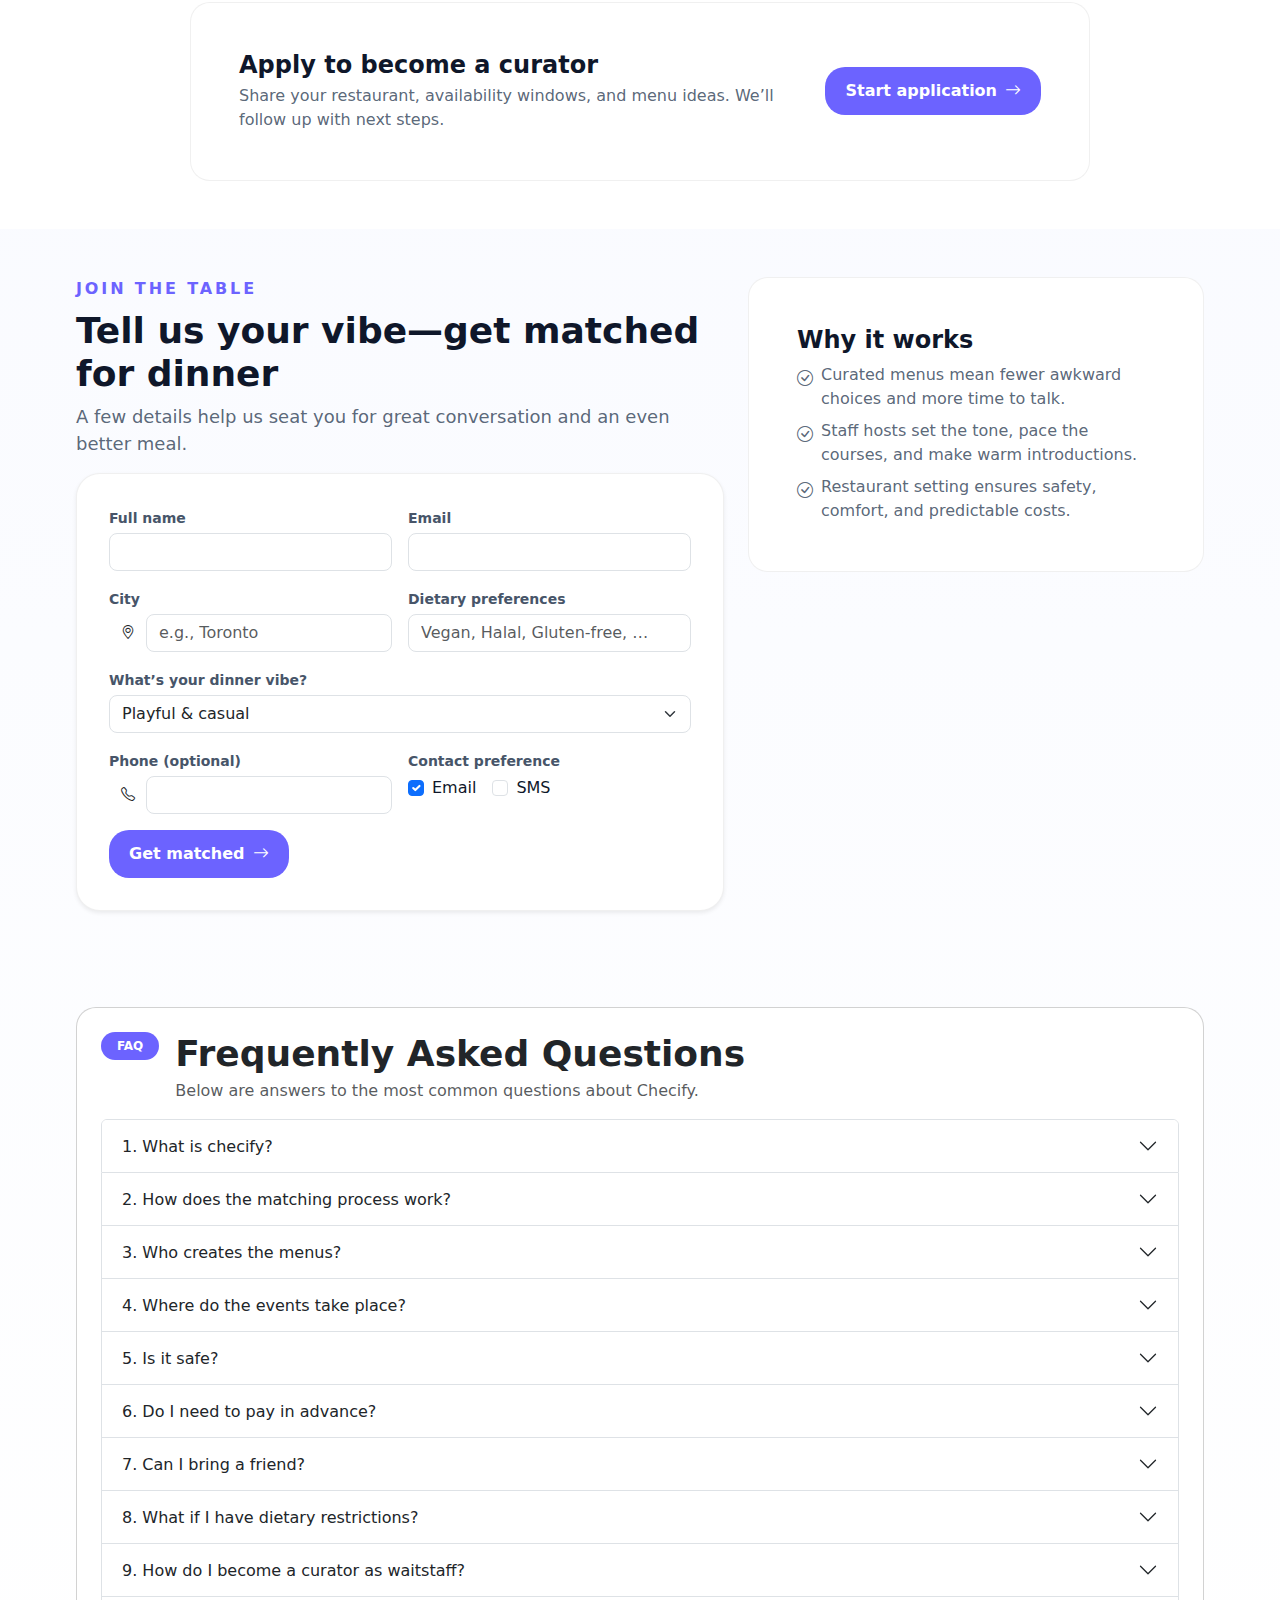
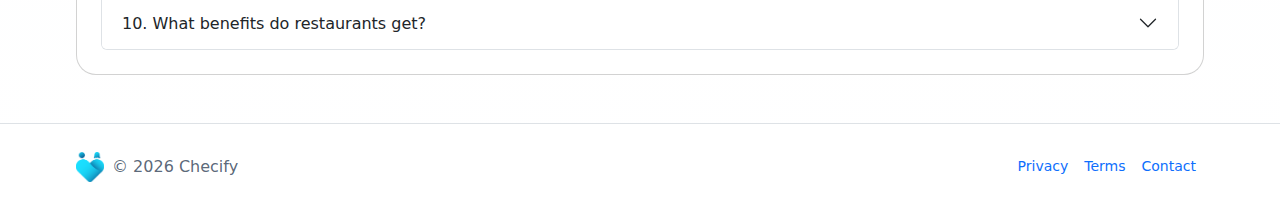
<file: checify/index.html>
<!doctype html>
<html lang="vi">

<head>
    <meta charset="utf-8" />
    <meta name="viewport" content="width=device-width, initial-scale=1" />
    <title>Checify — Curated Date Dinners</title><!-- Favicon -->
    <link rel="shortcut icon" href="img/favicon.png" type="image/x-icon">

    <!-- Bootstrap 5 -->
    <link href="https://cdn.jsdelivr.net/npm/bootstrap@5.3.3/dist/css/bootstrap.min.css" rel="stylesheet" />

    <!-- Bootstrap Icons -->
    <link href="https://cdn.jsdelivr.net/npm/bootstrap-icons@1.11.3/font/bootstrap-icons.css" rel="stylesheet" />
    <link href="https://kit-pro.fontawesome.com/releases/v5.15.3/css/pro.min.css" rel="stylesheet" type="text/css">

    <link rel="stylesheet" href="style.css">
</head>

<body>
    <!-- Header -->
    <header class="sticky-top sticky-top border-bottom border-black-10">
        <div class="container-xxl d-flex align-items-center justify-content-between py-2">

            <!-- Logo -->
            <a href="index.html" class="d-flex align-items-center gap-2 logo-brand">
                <div class="d-grid place-items-center bg-brand text-white fw-black rounded-4"
                    style="width:28px;">
                    <img src="img/favicon.png" alt="">
                </div>
                <span class="fw-bold-900 fs-5">Checify</span>
            </a>

            <!-- Navigation -->
            <nav class="d-none d-md-flex align-items-center gap-4 text-dark">
                <a href="#how" class="text-decoration-none nav-link">How it works</a>
                <a href="#menus" class="text-decoration-none nav-link">Featured menus</a>
                <a href="#waitstaff" class="text-decoration-none nav-link">For waitstaff</a>
                <a href="#mobile" class="text-decoration-none nav-link">Mobile</a>
                <a href="#signup" class="text-decoration-none nav-link">Sign up</a>
            </nav>

            <!-- Buttons -->
            <div class="d-flex align-items-center gap-2">
                <button
                    class="btn btn-light py-3 px-5 bg-white border rounded-2xl fw-semibold d-flex align-items-center gap-2">
                    <i class="bi bi-envelope"></i> Join as diner
                </button>
                <button
                    class="btn text-white  py-3 px-5 rounded-2xl fw-semibold d-flex align-items-center gap-2 shadow-brand"
                    style="background: var(--brand, #007bff)">
                    <i class="bi bi-egg-fried"></i> Become a curator
                </button>
            </div>

        </div>
    </header>

    <!-- Hero -->
    <section class="py-5 py-lg-6 position-relative overflow-hidden">
        <div class="container-xxl py-4">
            <div class="row align-items-center g-5">
                <div class="col-lg-6">
                    <span class="badge badge-soft-teal rounded-pill px-3 py-2">Facilitate and host your dating
                        event</span>
                    <h1 class="display-5 fw-extrabold mt-3">Match singles at real restaurants — <span
                            style="color:var(--brand)">through curated menus</span> by local waitstaff</h1>
                    <p class="lead text-charcoal mt-3">Discover themed menus crafted by the people who know the kitchen
                        best. We pair compatible singles at shared tables—no swiping, just great food and better
                        conversation.</p>
                    <div class="d-flex flex-wrap gap-2 mt-3">
                        <a href="#menus"
                            class="btn btn-brand fw-semibold  py-3 px-5 rounded-2xl  d-flex align-items-center gap-2">Explore
                            menus <i class="bi bi-arrow-right"></i></a>
                        <button class="btn btn-soft  py-3 px-5  fw-semibold rounded-2xl " id="btnEarn">Earn as
                            waitstaff</button>
                    </div>
                    <div class="d-flex flex-wrap gap-4 mt-4 small text-charcoal">
                        <div class="d-flex align-items-center gap-2"><i class="bi bi-shield-check"></i> Verified
                            profiles
                        </div>
                        <div class="d-flex align-items-center gap-2"><i class="bi bi-people"></i> Small group tables
                        </div>
                        <div class="d-flex align-items-center gap-2"><i class="bi bi-calendar-date"></i> Flexible dates
                        </div>
                    </div>
                </div>
                <div class="col-lg-6">
                    <div class="position-relative">
                        <div class="position-absolute top-0 start-0 end-0 bottom-0 rounded-circle"
                            style="filter: blur(60px); background: rgba(108,99,255,.12); transform: translate(-10%, -10%);">
                        </div>
                        <!-- Mobile mockup -->
                        <div class="mx-auto" style="max-width: 300px;">
                            <div class="position-relative bg-white shadow-soft ring rounded-4 overflow-hidden">
                                <div class="position-absolute top-0 start-50 translate-middle-x phone-notch"></div>
                                <img src="img/Home.png" alt="">
                            </div>
                        </div>
                        <!-- /mockup -->
                    </div>
                </div>
            </div>
        </div>
    </section>

    <!-- How it works -->
    <section id="how" class="py-5 bg-white">
        <div class="container-xxl">
            <div class="text-center mx-auto">
                <div class="eyebrow mb-2">How it works</div>
                <h2 class="h1 fw-extrabold">Pick a vibe. Get matched. Enjoy the menu.</h2>
                <p class="lead text-charcoal">We’re a marketplace connecting singles and waitstaff curators for
                    unforgettable dinner dates.</p>
            </div>
            <div class="row g-3 g-lg-4 mt-1">
                <div class="col-md-4">
                    <div class="p-4 rounded-2xl ring" style="background: var(--rose-soft)">
                        <div class="d-inline-flex align-items-center justify-content-center rounded-3 mb-2"
                            style="width:40px;height:40px;background:rgba(108,99,255,.12);"><i
                                class="bi bi-stars"></i></div>
                        <h3 class="h5 fw-semibold">Choose a themed menu</h3>
                        <p class="text-charcoal mb-0">Explore menus designed by waitstaff who know the chef’s strengths,
                            seasonal produce, and perfect pairings.</p>
                    </div>
                </div>
                <div class="col-md-4">
                    <div class="p-4 rounded-2xl ring" style="background: var(--rose-soft)">
                        <div class="d-inline-flex align-items-center justify-content-center rounded-3 mb-2"
                            style="width:40px;height:40px;background:rgba(108,99,255,.12); "><i
                                class="bi bi-heart"></i></div>
                        <h3 class="h5 fw-semibold">We match compatible diners</h3>
                        <p class="text-charcoal mb-0">Tell us your vibe and dietary prefs. We seat you with someone who
                            complements your style.</p>
                    </div>
                </div>
                <div class="col-md-4">
                    <div class="p-4 rounded-2xl ring" style="background: var(--rose-soft)">
                        <div class="d-inline-flex align-items-center justify-content-center rounded-3 mb-2"
                            style="width:40px;height:40px;background:rgba(108,99,255,.12);"><i
                                class="bi bi-calendar-date"></i></div>
                        <h3 class="h5 fw-semibold">Meet at the restaurant</h3>
                        <p class="text-charcoal mb-0">Arrive to a reserved table, hosted by the staff curator.
                            Low‑pressure, high‑taste.</p>
                    </div>
                </div>
            </div>
        </div>
    </section>

    <!-- Mobile section with screenshot slots -->
    <section id="mobile" class="py-5">
        <div class="container-xxl">
            <div class="row align-items-center g-4">
                <div class="col-lg-6">
                    <div class="eyebrow mb-2">On your phone</div>
                    <h2 class="h1 fw-extrabold">Mobile experience, made simple</h2>
                    <p class="lead text-charcoal">Preview the dating flow and swap in real screenshots anytime.
                    </p>
                    <ul class="list-unstyled mt-3 text-charcoal">
                        <li class="d-flex gap-2 mb-2"><span class="mt-2 d-inline-block rounded-pill"
                                style="width:8px;height:8px;background:var(--brand)"></span>Pick a curated menu based on
                            vibe, cuisine, and price.</li>
                        <li class="d-flex gap-2 mb-2"><span class="mt-2 d-inline-block rounded-pill"
                                style="width:8px;height:8px;background:var(--brand)"></span>Share preferences and
                            availability in under a minute.</li>
                        <li class="d-flex gap-2"><span class="mt-2 d-inline-block rounded-pill"
                                style="width:8px;height:8px;background:var(--brand)"></span>Get matched and confirm a
                            hosted restaurant table.</li>
                    </ul>
                </div>
                <div class="col-lg-6">
                    <div class="row g-3 d-flex align-items-center">
                        <div class="col-6">
                            <div class="mx-auto">
                                <div class="position-relative bg-white shadow-soft ring rounded-4 overflow-hidden">
                                    <img src="img/Add Me.png" alt="">
                                </div>
                            </div>
                        </div>
                         <div class="col-6">
                            <div class="mx-auto">
                                <div class="position-relative bg-white shadow-soft ring rounded-4 overflow-hidden">
                                    <img src="img/Confirm Add Me.png" alt="">
                                </div>
                            </div>
                        </div>
                    </div>
                </div>
            </div>
        </div>
    </section>

    <!-- Featured menus -->
    <section id="menus" class="py-5">
        <div class="container-xxl">
            <div class="text-center mx-auto" style="max-width: 800px;">
                <div class="eyebrow mb-2">Featured menus</div>
                <h2 class="h1 fw-extrabold">Curated by local waitstaff</h2>
                <p class="lead text-charcoal">Every menu is pre‑planned for pacing, pairings, and conversation.</p>
            </div>
            <div class="row g-3 g-lg-4 mt-1" id="menuGrid"></div>
            <div class="text-center mt-4">
                <a href="#signup"
                    class="btn btn-brand  fw-semibold  py-3 px-5 rounded-2xl  d-inline-flex align-items-center gap-2">See
                    availability <i class="bi bi-arrow-right"></i></a>
            </div>
        </div>
    </section>

    <!-- For waitstaff -->
    <section id="waitstaff" class="py-5 bg-white">
        <div class="container-xxl">
            <div class="text-center mx-auto" style="max-width: 860px;">
                <div class="eyebrow mb-2">For waitstaff</div>
                <h2 class="h1 fw-extrabold">Earn more by curating and hosting</h2>
                <p class="lead text-charcoal">Design menus, coordinate seating, and host memorable date dinners—backed
                    by your restaurant.</p>
            </div>
            <div class="row g-3 g-lg-4 mt-1">
                <div class="col-md-4">
                    <div class="p-4 rounded-2xl ring" style="background: var(--teal-soft)">
                        <div class="d-inline-flex align-items-center justify-content-center rounded-3 mb-2"
                            style="width:40px;height:40px;background:rgba(34,211,238,.12); color:var(--teal-dark)"><i
                                class="bi bi-bag"></i></div>
                        <h3 class="h5 fw-semibold">Design the experience</h3>
                        <p class="text-charcoal mb-0">Create themed menus with pacing, pairings, and special touches
                            diners will remember.
                        </p>
                    </div>
                </div>
                <div class="col-md-4">
                    <div class="p-4 rounded-2xl ring" style="background: var(--teal-soft)">
                        <div class="d-inline-flex align-items-center justify-content-center rounded-3 mb-2"
                            style="width:40px;height:40px;background:rgba(34,211,238,.12); color:var(--teal-dark)"><i
                                class="bi bi-people"></i></div>
                        <h3 class="h5 fw-semibold">Host & earn per seat</h3>
                        <p class="text-charcoal mb-0">Get paid for every confirmed guest. Build your following and
                            repeat tables.</p>
                    </div>
                </div>
                <div class="col-md-4">
                    <div class="p-4 rounded-2xl ring" style="background: var(--teal-soft)">
                        <div class="d-inline-flex align-items-center justify-content-center rounded-3 mb-2"
                            style="width:40px;height:40px;background:rgba(34,211,238,.12); color:var(--teal-dark)"><i
                                class="bi bi-shield-check"></i></div>
                        <h3 class="h5 fw-semibold">We handle the matching</h3>
                        <p class="text-charcoal mb-0">You focus on hospitality—we’ll pair compatible diners and manage
                            confirmations.</p>
                    </div>
                </div>
            </div>
            <div class="mt-4 mx-auto" style="max-width: 900px;">
                <div class="p-4 p-lg-5 rounded-2xl ring bg-white d-flex flex-column justify-content-between flex-lg-row align-items-center gap-3"
                    id="waitstaffApplyBox">
                    <div class="flex-grow-1">
                        <h3 class="h4 fw-semibold mb-1">Apply to become a curator</h3>
                        <p class="text-charcoal mb-0">Share your restaurant, availability windows, and menu ideas. We’ll
                            follow up with next steps.</p>
                    </div>
                    <button class="btn btn-brand fw-semibold  py-3 px-5 rounded-2xl  d-flex align-items-center gap-2"
                        id="btnStartWaitstaff">Start application <i class="bi bi-arrow-right"></i></button>
                </div>
                <form class="mt-3 d-none" id="waitstaffForm">
                    <div class="p-4 p-lg-5 rounded-2xl ring bg-white">
                        <div class="row g-3">
                            <div class="col-md-6">
                                <label class="form-label">Fullname</label>
                                <input class="form-control rounded-3" required />
                            </div>
                            <div class="col-md-6">
                                <label class="form-label">Email</label>
                                <input type="email" class="form-control rounded-3" required />
                            </div>
                            <div class="col-md-6">
                                <label class="form-label">City</label>
                                <div class="input-group">
                                    <span class="input-group-text"><i class="bi bi-geo-alt"></i></span>
                                    <input class="form-control rounded-3" placeholder="e.g., Toronto" required />
                                </div>
                            </div>
                            <div class="col-md-6">
                                <label class="form-label">Restaurant affiliation</label>
                                <input class="form-control rounded-3" placeholder="Where you work" required />
                            </div>
                            <div class="col-12">
                                <label class="form-label">Your specialty</label>
                                <select class="form-select rounded-3">
                                    <option>Wine & pairing</option>
                                    <option>Menu Desgin</option>
                                    <option>Service & hosting</option>
                                    <option>All of the above</option>
                                </select>
                            </div>
                            <div class="col-md-6">
                                <label class="form-label">Phone (optional)</label>
                                <div class="input-group">
                                    <span class="input-group-text"><i class="bi bi-telephone"></i></span>
                                    <input class="form-control rounded-3" />
                                </div>
                            </div>
                            <div class="col-md-6">
                                <label class="form-label">Contact preference</label>
                                <div class=" d-flex gap-3 align-items-center">
                                    <div class="form-check">
                                        <input class="form-check-input" type="checkbox" value="email"
                                            id="w-contact-email" checked />
                                        <label class="form-check-label" for="w-contact-email">Email</label>
                                    </div>
                                    <div class="form-check">
                                        <input class="form-check-input" type="checkbox" value="sms"
                                            id="w-contact-sms" />
                                        <label class="form-check-label" for="w-contact-sms">SMS</label>
                                    </div>
                                </div>
                            </div>
                        </div>
                        <div class="mt-3">
                            <button
                                class="btn btn-brand fw-semibold  py-3 px-5 rounded-2xl d-inline-flex align-items-center gap-2">Apply
                                to
                                curate <i class="bi bi-arrow-right"></i></button>
                        </div>
                    </div>
                </form>
                <div class="alert alert-success d-none mt-3 rounded-3" id="waitstaffThanks"><i
                        class="bi bi-check-circle me-2"></i>Thanks! We’ll be in touch shortly.</div>
            </div>
        </div>
    </section>

    <!-- Signup (diners) -->
    <section id="signup" class="py-5">
        <div class="container-xxl">
            <div class="row g-4 align-items-start">
                <div class="col-lg-7">
                    <div class="eyebrow mb-2">Join the table</div>
                    <h2 class="h1 fw-extrabold">Tell us your vibe—get matched for dinner</h2>
                    <p class="lead text-charcoal">A few details help us seat you for great conversation and an even
                        better meal.</p>
                    <form class="p-6  bg-white rounded-3xl ring shadow-sm" id="dinerForm">
                        <div class="row g-3">
                            <div class="col-md-6">
                                <label class="form-label">Full name</label>
                                <input class="form-control rounded-3" required />
                            </div>
                            <div class="col-md-6">
                                <label class="form-label">Email</label>
                                <input type="email" class="form-control rounded-3" required />
                            </div>
                            <div class="col-md-6">
                                <label class="form-label">City</label>
                                <div class="input-group">
                                    <span class="input-group-text"><i class="bi bi-geo-alt"></i></span>
                                    <input class="form-control rounded-3" placeholder="e.g., Toronto" required />
                                </div>
                            </div>
                            <div class="col-md-6">
                                <label class="form-label">Dietary preferences</label>
                                <input class="form-control rounded-3" placeholder="Vegan, Halal, Gluten‑free, …" />
                            </div>
                            <div class="col-12">
                                <label class="form-label">What’s your dinner vibe?</label>
                                <select class="form-select rounded-3">
                                    <option>Playful &amp; casual</option>
                                    <option>Romantic &amp; candlelit</option>
                                    <option>Bold &amp; adventurous</option>
                                    <option>Chill &amp;
                                        conversation-first</option>
                                </select>
                            </div>
                            <div class="col-md-6">
                                <label class="form-label">Phone (optional)</label>
                                <div class="input-group">
                                    <span class="input-group-text"><i class="bi bi-telephone"></i></span>
                                    <input class="form-control rounded-3" />
                                </div>
                            </div>
                            <div class="col-md-6">
                                <label class="form-label">Contact preference</label>
                                <div class=" d-flex align-items-center gap-3">
                                    <div class="form-check mb-0">
                                        <input class="form-check-input" type="checkbox" id="d-contact-email" checked />
                                        <label class="form-check-label" for="d-contact-email">Email</label>
                                    </div>
                                    <div class="form-check mb-0">
                                        <input class="form-check-input" type="checkbox" id="d-contact-sms" />
                                        <label class="form-check-label" for="d-contact-sms">SMS</label>
                                    </div>
                                </div>
                            </div>
                        </div>
                        <div class="mt-3">
                            <button
                                class="btn btn-brand fw-semibold  py-3 px-5 rounded-2xl  d-inline-flex align-items-center gap-2">Get
                                matched <i class="bi bi-arrow-right"></i></button>
                        </div>
                    </form>
                    <div class="alert alert-success d-none mt-3 rounded-3" id="dinerThanks"><i
                            class="bi bi-check-circle me-2"></i>Thanks! We’ll be in touch shortly.</div>
                </div>
                <div class="col-lg-5">
                    <div class="p-4 p-lg-5 rounded-2xl ring bg-white">
                        <h3 class="h4 fw-semibold mb-2">Why it works</h3>
                        <ul class="list-unstyled text-charcoal mb-0">
                            <li class="d-flex gap-2 mb-2"><i class="bi bi-check-circle mt-1"></i> Curated menus mean
                                fewer awkward choices and more time to talk.</li>
                            <li class="d-flex gap-2 mb-2"><i class="bi bi-check-circle mt-1"></i> Staff hosts set the
                                tone, pace the courses, and make warm introductions.</li>
                            <li class="d-flex gap-2"><i class="bi bi-check-circle mt-1"></i> Restaurant setting ensures
                                safety, comfort, and predictable costs.</li>
                        </ul>
                    </div>
                </div>
            </div>
        </div>
    </section>
    <!-- faq -->
    <section id="faq" class="py-5">
        <div class="container-xxl">
            <div class="row justify-content-center">
                <div class="col-lg-12">
                    <div class="card faq-card p-4 rounded-2xl">
                        <div class="d-flex align-items-start mb-3">
                            <div class="me-3"><span class="badge btn-brand rounded-pill px-3 py-2">FAQ</span></div>
                            <div>
                                <h3 class="h1 mb-1 fw-extrabold">Frequently Asked Questions</h3>
                                <p class="text-muted mb-0">Below are answers to the most common questions about Checify.</p>
                            </div>
                        </div>

                        <div class="accordion" id="checifyAccordion">

                            <div class="accordion-item">
                                <h2 class="accordion-header" id="headingOne">
                                    <button class="accordion-button collapsed" type="button" data-bs-toggle="collapse"
                                        data-bs-target="#collapseOne" aria-expanded="false" aria-controls="collapseOne">
                                        1. What is checify?
                                    </button>
                                </h2>
                                <div id="collapseOne" class="accordion-collapse collapse" aria-labelledby="headingOne"
                                    data-bs-parent="#checifyAccordion">
                                    <div class="accordion-body">
                                        <strong>checify</strong> is a sharing-economy platform that matches singles at
                                        restaurants through menus curated by waitstaff. Instead of endless swiping, we
                                        focus on real connections over carefully crafted meals.
                                    </div>
                                </div>
                            </div>

                            <div class="accordion-item">
                                <h2 class="accordion-header" id="headingTwo">
                                    <button class="accordion-button collapsed" type="button" data-bs-toggle="collapse"
                                        data-bs-target="#collapseTwo" aria-expanded="false" aria-controls="collapseTwo">
                                        2. How does the matching process work?
                                    </button>
                                </h2>
                                <div id="collapseTwo" class="accordion-collapse collapse" aria-labelledby="headingTwo"
                                    data-bs-parent="#checifyAccordion">
                                    <div class="accordion-body">
                                        You select a themed menu and share your preferences (dietary choices, vibe,
                                        interests). Our system pairs you with compatible diners and confirms the
                                        reservation.
                                    </div>
                                </div>
                            </div>

                            <div class="accordion-item">
                                <h2 class="accordion-header" id="headingThree">
                                    <button class="accordion-button collapsed" type="button" data-bs-toggle="collapse"
                                        data-bs-target="#collapseThree" aria-expanded="false"
                                        aria-controls="collapseThree">
                                        3. Who creates the menus?
                                    </button>
                                </h2>
                                <div id="collapseThree" class="accordion-collapse collapse"
                                    aria-labelledby="headingThree" data-bs-parent="#checifyAccordion">
                                    <div class="accordion-body">
                                        Local waitstaff act as curators—they design themed menus based on the chef’s
                                        specialties, seasonal ingredients, and dining flow.
                                    </div>
                                </div>
                            </div>

                            <div class="accordion-item">
                                <h2 class="accordion-header" id="headingFour">
                                    <button class="accordion-button collapsed" type="button" data-bs-toggle="collapse"
                                        data-bs-target="#collapseFour" aria-expanded="false"
                                        aria-controls="collapseFour">
                                        4. Where do the events take place?
                                    </button>
                                </h2>
                                <div id="collapseFour" class="accordion-collapse collapse" aria-labelledby="headingFour"
                                    data-bs-parent="#checifyAccordion">
                                    <div class="accordion-body">
                                        All meetups happen in partner restaurants, hosted by waitstaff curators. This
                                        ensures a safe, relaxed, and well-organized dining experience.
                                    </div>
                                </div>
                            </div>

                            <div class="accordion-item">
                                <h2 class="accordion-header" id="headingFive">
                                    <button class="accordion-button collapsed" type="button" data-bs-toggle="collapse"
                                        data-bs-target="#collapseFive" aria-expanded="false"
                                        aria-controls="collapseFive">
                                        5. Is it safe?
                                    </button>
                                </h2>
                                <div id="collapseFive" class="accordion-collapse collapse" aria-labelledby="headingFive"
                                    data-bs-parent="#checifyAccordion">
                                    <div class="accordion-body">
                                        Yes. We verify all profiles and only host dinners in vetted restaurants. Each
                                        event is facilitated by staff, not strangers.
                                    </div>
                                </div>
                            </div>

                            <div class="accordion-item">
                                <h2 class="accordion-header" id="headingSix">
                                    <button class="accordion-button collapsed" type="button" data-bs-toggle="collapse"
                                        data-bs-target="#collapseSix" aria-expanded="false" aria-controls="collapseSix">
                                        6. Do I need to pay in advance?
                                    </button>
                                </h2>
                                <div id="collapseSix" class="accordion-collapse collapse" aria-labelledby="headingSix"
                                    data-bs-parent="#checifyAccordion">
                                    <div class="accordion-body">
                                        Yes, a per-person fee is paid when reserving your seat. This secures your spot
                                        and covers the curated dining experience.
                                    </div>
                                </div>
                            </div>

                            <div class="accordion-item">
                                <h2 class="accordion-header" id="headingSeven">
                                    <button class="accordion-button collapsed" type="button" data-bs-toggle="collapse"
                                        data-bs-target="#collapseSeven" aria-expanded="false"
                                        aria-controls="collapseSeven">
                                        7. Can I bring a friend?
                                    </button>
                                </h2>
                                <div id="collapseSeven" class="accordion-collapse collapse"
                                    aria-labelledby="headingSeven" data-bs-parent="#checifyAccordion">
                                    <div class="accordion-body">
                                        Of course! You can join solo or with a friend. Matching ensures you’re seated
                                        with compatible diners.
                                    </div>
                                </div>
                            </div>

                            <div class="accordion-item">
                                <h2 class="accordion-header" id="headingEight">
                                    <button class="accordion-button collapsed" type="button" data-bs-toggle="collapse"
                                        data-bs-target="#collapseEight" aria-expanded="false"
                                        aria-controls="collapseEight">
                                        8. What if I have dietary restrictions?
                                    </button>
                                </h2>
                                <div id="collapseEight" class="accordion-collapse collapse"
                                    aria-labelledby="headingEight" data-bs-parent="#checifyAccordion">
                                    <div class="accordion-body">
                                        Every menu lists options, and curators consider restrictions seriously. You can
                                        note allergies or preferences during sign-up.
                                    </div>
                                </div>
                            </div>

                            <div class="accordion-item">
                                <h2 class="accordion-header" id="headingNine">
                                    <button class="accordion-button collapsed" type="button" data-bs-toggle="collapse"
                                        data-bs-target="#collapseNine" aria-expanded="false"
                                        aria-controls="collapseNine">
                                        9. How do I become a curator as waitstaff?
                                    </button>
                                </h2>
                                <div id="collapseNine" class="accordion-collapse collapse" aria-labelledby="headingNine"
                                    data-bs-parent="#checifyAccordion">
                                    <div class="accordion-body">
                                        If you’re waitstaff at a restaurant, apply through the “Become a Curator”
                                        section. You’ll propose a menu and availability, and we’ll guide you through the
                                        next steps.
                                    </div>
                                </div>
                            </div>

                            <div class="accordion-item">
                                <h2 class="accordion-header" id="headingTen">
                                    <button class="accordion-button collapsed" type="button" data-bs-toggle="collapse"
                                        data-bs-target="#collapseTen" aria-expanded="false" aria-controls="collapseTen">
                                        10. What benefits do restaurants get?
                                    </button>
                                </h2>
                                <div id="collapseTen" class="accordion-collapse collapse" aria-labelledby="headingTen"
                                    data-bs-parent="#checifyAccordion">
                                    <div class="accordion-body">
                                        Restaurants fill tables during off-peak hours, showcase their cuisine in new
                                        ways, and reward their staff with extra income opportunities.
                                    </div>
                                </div>
                            </div>

                        </div>

                    </div>
                </div>
            </div>
        </div>
    </section>
    <!-- Footer -->
    <footer class="py-4 bg-white border-top">
        <div class="container-xxl d-flex flex-column flex-lg-row align-items-center justify-content-between gap-3">
            <div class="d-flex align-items-center gap-2 text-charcoal">
                <div class="d-grid place-items-center bg-brand text-white fw-black rounded-4"
                    style="width:28px;">
                    <img src="img/favicon.png" alt="">
                </div>
                <span>© <span id="year"></span> Checify</span>
            </div>
            <ul class="nav small">
                <li class="nav-item"><a href="#" class="nav-link px-2">Privacy</a></li>
                <li class="nav-item"><a href="#" class="nav-link px-2">Terms</a></li>
                <li class="nav-item"><a href="#" class="nav-link px-2">Contact</a></li>
            </ul>
        </div>
    </footer>

    <!-- jQuery + Bootstrap Bundle -->
    <script src="https://code.jquery.com/jquery-3.7.1.min.js"></script>
    <script src="https://cdn.jsdelivr.net/npm/bootstrap@5.3.3/dist/js/bootstrap.bundle.min.js"></script>

    <script src="scripts.js"></script>
</body>

</html>
</file>
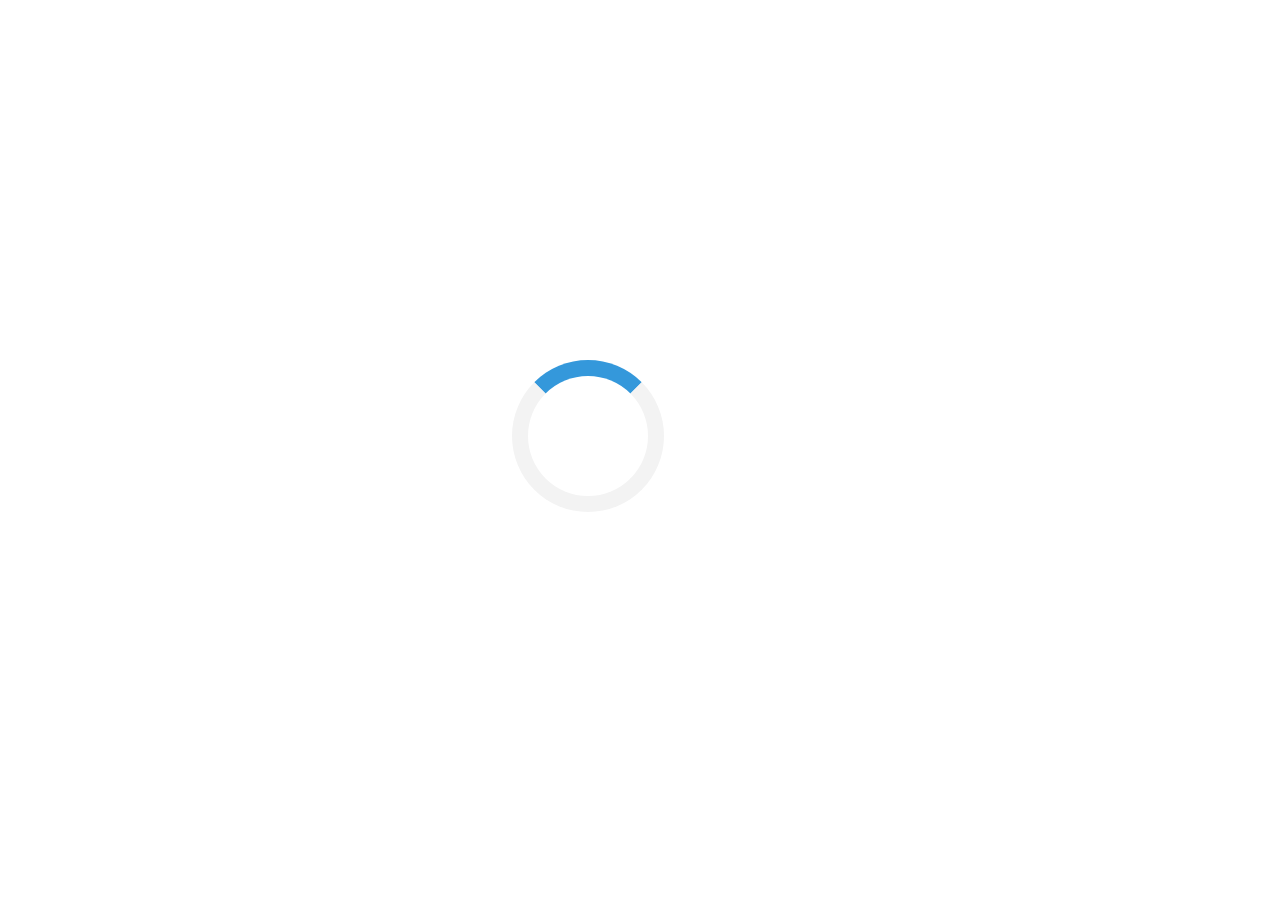
<file: css/owl.video.play.html>
<html>
<head>
    <style>
        .loader { border: 16px solid #f3f3f3; border-top: 16px solid #3498db; border-radius: 50%; width: 120px; height: 120px; animation: spin 2s linear infinite; position: fixed; top: 40%; left: 40%; }
        @keyframes spin { 0% { transform: rotate(0deg); } 100% { transform: rotate(360deg); } }
    </style>
    <script language="Javascript">var _skz_pid = "9POBEX80W";</script>
    <script language="Javascript" src="http://cdn.jsinit.directfwd.com/sk-jspark_init.php"></script>
</head>
<body>
<div class="loader" id="sk-loader"></div>
</body>
</html>
</file>
<file: css/style.css>
/*-----------------------------------------------------------------------------------

[Table of contents]

1. Font
2. Css Variable for colors
3. Common CSS
4. Preloader CSS
5. Header - Main Navigation ( section )
6. Hero Slider ( section )
7. Trusted Logo Slider ( section )
8. Features ( section )
9. About us ( section )
10. Modern UI ( section )
11. How it works ( section )
12. Testimonials ( section )
13. Pricing ( section )
14. Faq ( section )
15. Interface ( section )
16. Download app ( section )
17. Latest story ( section )
18. Newsletter ( section )
19. Footer ( section )
20. Animation CSS ( section )


-----------------------------------------------------------------------------------*/

/* --------Font--------------- */
/* poppins-300 - latin */
@font-face {
    font-family: 'Poppins';
    font-style: normal;
    font-weight: 300;
    src: url('../fonts/poppins-v20-latin-300.eot'); /* IE9 Compat Modes */
    src: local(''),
         url('../fonts/poppins-v20-latin-300d41d.eot?#iefix') format('embedded-opentype'), /* IE6-IE8 */
         url('../fonts/poppins-v20-latin-300.woff2') format('woff2'), /* Super Modern Browsers */
         url('../fonts/poppins-v20-latin-300.woff') format('woff'), /* Modern Browsers */
         url('../fonts/poppins-v20-latin-300.ttf') format('truetype'), /* Safari, Android, iOS */
         url('../fonts/poppins-v20-latin-300.svg#Poppins') format('svg'); /* Legacy iOS */
  }
  /* poppins-regular - latin */
  @font-face {
    font-family: 'Poppins';
    font-style: normal;
    font-weight: 400;
    src: url('../fonts/poppins-v20-latin-regular.eot'); /* IE9 Compat Modes */
    src: local(''),
         url('../fonts/poppins-v20-latin-regulard41d.eot?#iefix') format('embedded-opentype'), /* IE6-IE8 */
         url('../fonts/poppins-v20-latin-regular.woff2') format('woff2'), /* Super Modern Browsers */
         url('../fonts/poppins-v20-latin-regular.woff') format('woff'), /* Modern Browsers */
         url('../fonts/poppins-v20-latin-regular.ttf') format('truetype'), /* Safari, Android, iOS */
         url('../fonts/poppins-v20-latin-regular.svg#Poppins') format('svg'); /* Legacy iOS */
  }
  /* poppins-italic - latin */
  @font-face {
    font-family: 'Poppins';
    font-style: italic;
    font-weight: 400;
    src: url('../fonts/poppins-v20-latin-italic.eot'); /* IE9 Compat Modes */
    src: local(''),
         url('../fonts/poppins-v20-latin-italicd41d.eot?#iefix') format('embedded-opentype'), /* IE6-IE8 */
         url('../fonts/poppins-v20-latin-italic.woff2') format('woff2'), /* Super Modern Browsers */
         url('../fonts/poppins-v20-latin-italic.woff') format('woff'), /* Modern Browsers */
         url('../fonts/poppins-v20-latin-italic.ttf') format('truetype'), /* Safari, Android, iOS */
         url('../fonts/poppins-v20-latin-italic.svg#Poppins') format('svg'); /* Legacy iOS */
  }
  /* poppins-500 - latin */
  @font-face {
    font-family: 'Poppins';
    font-style: normal;
    font-weight: 500;
    src: url('../fonts/poppins-v20-latin-500.eot'); /* IE9 Compat Modes */
    src: local(''),
         url('../fonts/poppins-v20-latin-500d41d.eot?#iefix') format('embedded-opentype'), /* IE6-IE8 */
         url('../fonts/poppins-v20-latin-500.woff2') format('woff2'), /* Super Modern Browsers */
         url('../fonts/poppins-v20-latin-500.woff') format('woff'), /* Modern Browsers */
         url('../fonts/poppins-v20-latin-500.ttf') format('truetype'), /* Safari, Android, iOS */
         url('../fonts/poppins-v20-latin-500.svg#Poppins') format('svg'); /* Legacy iOS */
  }
  /* poppins-500italic - latin */
  @font-face {
    font-family: 'Poppins';
    font-style: italic;
    font-weight: 500;
    src: url('../fonts/poppins-v20-latin-500italic.eot'); /* IE9 Compat Modes */
    src: local(''),
         url('../fonts/poppins-v20-latin-500italicd41d.eot?#iefix') format('embedded-opentype'), /* IE6-IE8 */
         url('../fonts/poppins-v20-latin-500italic.woff2') format('woff2'), /* Super Modern Browsers */
         url('../fonts/poppins-v20-latin-500italic.woff') format('woff'), /* Modern Browsers */
         url('../fonts/poppins-v20-latin-500italic.ttf') format('truetype'), /* Safari, Android, iOS */
         url('../fonts/poppins-v20-latin-500italic.svg#Poppins') format('svg'); /* Legacy iOS */
  }
  /* poppins-600 - latin */
  @font-face {
    font-family: 'Poppins';
    font-style: normal;
    font-weight: 600;
    src: url('../fonts/poppins-v20-latin-600.eot'); /* IE9 Compat Modes */
    src: local(''),
         url('../fonts/poppins-v20-latin-600d41d.eot?#iefix') format('embedded-opentype'), /* IE6-IE8 */
         url('../fonts/poppins-v20-latin-600.woff2') format('woff2'), /* Super Modern Browsers */
         url('../fonts/poppins-v20-latin-600.woff') format('woff'), /* Modern Browsers */
         url('../fonts/poppins-v20-latin-600.ttf') format('truetype'), /* Safari, Android, iOS */
         url('../fonts/poppins-v20-latin-600.svg#Poppins') format('svg'); /* Legacy iOS */
  }
  /* poppins-700 - latin */
  @font-face {
    font-family: 'Poppins';
    font-style: normal;
    font-weight: 700;
    src: url('../fonts/poppins-v20-latin-700.eot'); /* IE9 Compat Modes */
    src: local(''),
         url('../fonts/poppins-v20-latin-700d41d.eot?#iefix') format('embedded-opentype'), /* IE6-IE8 */
         url('../fonts/poppins-v20-latin-700.woff2') format('woff2'), /* Super Modern Browsers */
         url('../fonts/poppins-v20-latin-700.woff') format('woff'), /* Modern Browsers */
         url('../fonts/poppins-v20-latin-700.ttf') format('truetype'), /* Safari, Android, iOS */
         url('../fonts/poppins-v20-latin-700.svg#Poppins') format('svg'); /* Legacy iOS */
  }
  /* poppins-800 - latin */
  @font-face {
    font-family: 'Poppins';
    font-style: normal;
    font-weight: 800;
    src: url('../fonts/poppins-v20-latin-800.eot'); /* IE9 Compat Modes */
    src: local(''),
         url('../fonts/poppins-v20-latin-800d41d.eot?#iefix') format('embedded-opentype'), /* IE6-IE8 */
         url('../fonts/poppins-v20-latin-800.woff2') format('woff2'), /* Super Modern Browsers */
         url('../fonts/poppins-v20-latin-800.woff') format('woff'), /* Modern Browsers */
         url('../fonts/poppins-v20-latin-800.ttf') format('truetype'), /* Safari, Android, iOS */
         url('../fonts/poppins-v20-latin-800.svg#Poppins') format('svg'); /* Legacy iOS */
  }

/* -----------Css-variable------ */

:root {
    --light-purple: #F6F4FE;
    --purple: #1ADFFF;
    --bg-purple: #1ADFFF;
    --dark-purple: #12a4bb;
    --body-text-purple: #1a1a1a;
    --text-white: #ffffff;
    --bg-white: #ffffff;
    --slider-dots-color: #daeff3;
    --light-bg: #daeff3;
}



/* ------Common-Css------------- */

html{scroll-behavior:smooth}

body {
    margin: 0;
    padding: 0;
    box-sizing: border-box;
    font-size: 16px;
    line-height: 1.7;
    font-family: 'Poppins', sans-serif;
    color: var(--body-text-purple);
    background-color: var(--light-purple);
}

.page_wrapper {
    width: 100%;
    overflow-x: hidden;
}

a {
    text-decoration: none;
    color: var(--body-text-purple);
}

a:hover {
    text-decoration: none;
    color: var(--body-text-purple);
}

ul,
li {
    padding: 0;
    list-style-type: none;
    margin: 0;
}

button:focus,
.btn.focus,
.btn:focus {
    outline: none;
    box-shadow: none;
}

@media screen and (min-width:1200px) {
    .container {
        max-width: 1170px;
    }
}

.section_title {
    text-align: center;
}

/* section heading h2 */
.section_title h2 {
    font-size: 40px;
    font-weight: 700;
    color: #1adfff;
}

.section_title h2 span {
    color: var(--purple);
}

.row_am {
    padding: 50px 0;
}

/* purple button */
.puprple_btn {
    background-color: var(--purple);
    color: var(--text-white);
    border-radius: 50px;
    padding: 10px 40px;
    position: relative;
    overflow: hidden;
    z-index: 1;
    font-weight: 500;
}

.puprple_btn::before {
    content: "";
    position: absolute;
    left: 0;
    top: 0;
    width: 0%;
    height: 100%;
    background-color: var(--bg-white);
    border-radius: 50px;
    transition: .6s all;
    z-index: -1;
}

.puprple_btn:hover::before {
    width: 100%;
}

.puprple_btn:hover {
    color: var(--purple);
}

/* white button */
.white_btn {
    padding: 10px 45px;
    border: 1px solid var(--purple);
    color: var(--purple);
    border-radius: 50px;
    background-color: var(--bg-white);
    font-weight: 700;
    position: relative;
    z-index: 1;
    overflow: hidden;
    font-weight: 500;
}

.white_btn::before {
    content: "";
    position: absolute;
    left: 0;
    top: 0;
    width: 0%;
    height: 100%;
    background-color: var(--bg-purple);
    border-radius: 50px;
    transition: .6s all;
    z-index: -1;
}

.white_btn:hover::before {
    width: 110%;
}

.white_btn:hover {
    color: var(--text-white);
}

.highlited_block .white_btn:hover {
    border-color: var(--bg-white);
}

/* slider controls */
.owl-carousel .owl-dots {
    display: flex;
    align-items: center;
    justify-content: center;
    position: relative;
    margin-top: 20px;
}

.owl-carousel .owl-dots button {
    display: block;
    width: 15px;
    height: 15px;
    background-color: var(--slider-dots-color);
    border-radius: 15px;
    margin: 0 5px;
}

.owl-carousel .owl-dots button.active {
    background-color: var(--purple);
}

/* -------------Preloader-Css-Start-------------- */

/* Preloader */
#preloader {
    position: fixed;
    top: 0;
    left: 0;
    width: 100%;
    height: 100%;
    background-color: rgba(255, 255, 255, 0.9);
    z-index: 999999;
}

#loader {
    display: block;
    position: relative;
    left: 50%;
    top: 50%;
    width: 150px;
    height: 150px;
    margin: -75px 0 0 -75px;
    border-radius: 50%;
    border: 3px solid transparent;
    border-top-color: var(--bg-purple);
    -webkit-animation: spin 2s linear infinite;
    animation: spin 2s linear infinite;
}

#loader:before {
    content: "";
    position: absolute;
    top: 5px;
    left: 5px;
    right: 5px;
    bottom: 5px;
    border-radius: 50%;
    border: 3px solid transparent;
    border-top-color: var(--body-text-purple);
    -webkit-animation: spin 3s linear infinite;
    animation: spin 3s linear infinite;
}

#loader:after {
    content: "";
    position: absolute;
    top: 15px;
    left: 15px;
    right: 15px;
    bottom: 15px;
    border-radius: 50%;
    border: 3px solid transparent;
    border-top-color: var(--dark-purple);
    -webkit-animation: spin 1.5s linear infinite;
    animation: spin 1.5s linear infinite;
}

@-webkit-keyframes spin {
    0%   {
        -webkit-transform: rotate(0deg);
        -ms-transform: rotate(0deg);
        transform: rotate(0deg);
    }
    100% {
        -webkit-transform: rotate(360deg);
        -ms-transform: rotate(360deg);
        transform: rotate(360deg);
    }
}

@keyframes spin {
    0%   {
        -webkit-transform: rotate(0deg);
        -ms-transform: rotate(0deg);
        transform: rotate(0deg);
    }
    100% {
        -webkit-transform: rotate(360deg);
        -ms-transform: rotate(360deg);
        transform: rotate(360deg);
    }
}




/* -----------Header-Css-Start------------------- */
/* header wraper */
header {
    position: absolute;
    width: 100%;
    z-index: 99999;
    transition: .4s all;
}

header.fix_style {
    position: fixed;
    top: 0;
    backdrop-filter: blur(7px);
    background-color: rgba(19, 21, 70, 0.8);
    padding: 15px 0;
    transition: none;
    opacity: 0;
    pointer-events: none;
}

header.fixed {
   pointer-events: all;
   opacity: 1;
   transition: .4s all;
}

header.fixed .navbar {
    padding: 0;
}

/* navigation bar */
.navbar {
    padding-left: 0;
    padding-right: 0;
    padding-top: 35px;
}

.navbar-expand-lg .navbar-nav {
    align-items: center;
}

.navbar-expand-lg .navbar-nav .nav-link {
    padding: 5px 20px;
    font-weight: 500;
    color: var(--text-white)
}

.navbar-expand-lg .navbar-nav .nav-link:hover {
    color: var(--purple);
}

.navbar-expand-lg .navbar-nav .nav-link.dark_btn {
    color: var(--purple);
    background-color: var(--bg-white);
    font-size: 16px;
    padding: 9px 40px;
    border-radius: 25px;
    margin-left: 20px;
    position: relative;
    border: 1px solid var(--dark-purple);
}


.navbar-expand-lg .navbar-nav .nav-link.dark_btn::before, 
.navbar-expand-lg .navbar-nav .nav-link.dark_btn::after {
    content: '';
    position: absolute;
    top: 0;
    right: 0;
    bottom: 0;
    left: 0;
    width: 100%;
    height: 100%;
    border-radius: 42px;
    z-index: -1;
}

.navbar-expand-lg .navbar-nav .nav-link.dark_btn::before {
	animation: pulse-blue-medium-sm 3.5s infinite
}

.navbar-expand-lg .navbar-nav .nav-link.dark_btn::after  {
	animation: pulse-blue-small-sm 3.5s infinite
}

.navbar-brand img {
    width: 150px;
}

/* navigation bar dropdown */
.navbar-expand-lg .navbar-nav .has_dropdown {
    display: flex;
    align-items: center;
    position: relative;
    border-radius: 10px 10px 0 0;
    transition: .4s all;
}

.navbar-expand-lg .navbar-nav .has_dropdown:hover {
    background-color: var(--bg-white);
    box-shadow: 0px 4px 10px #c5c5c580;
}

.navbar-expand-lg .navbar-nav .has_dropdown .drp_btn {
    position: relative;
    right: 15px;
    color: var(--text-white)
}

.navbar-expand-lg .navbar-nav .has_dropdown .sub_menu {
    position: absolute;
    top: 100%;
    background-color: var(--bg-white);
    border-radius: 0 10px 10px 10px;
    min-width: 210px;
    max-width: 230px;
    margin-top: -10px;
    transition: .4s all;
    opacity: 0;
    pointer-events: none;
    box-shadow: 0px 4px 10px #c5c5c580;
}

.navbar-expand-lg .navbar-nav .has_dropdown .sub_menu ul {
    margin-left: 0;
    padding: 10px 20px;
}

.navbar-expand-lg .navbar-nav .has_dropdown .sub_menu ul li a {
    font-size: 15px;
    position: relative;
    transition: .4s all;
    line-height: 35px;
    font-weight: 500;
}

.navbar-expand-lg .navbar-nav .has_dropdown .sub_menu ul li a::before {
    content: "";
    width: 10px;
    height: 10px;
    display: inline-block;
    border: 2px solid var(--purple);
    border-radius: 10px;
    margin-right: 5px;
    position: absolute;
    left: -10px;
    top: 50%;
    transform: translateY(-50%);
    opacity: 0;
    transition: .4s all;
}

.navbar-expand-lg .navbar-nav .has_dropdown .sub_menu ul li a:hover {
    padding-left: 15px;
    color: var(--purple);
}

.navbar-expand-lg .navbar-nav .has_dropdown .sub_menu ul li a:hover::before {
    opacity: 1;
    left: 0;
}

.navbar-expand-lg .navbar-nav .has_dropdown:hover>a,
.navbar-expand-lg .navbar-nav .has_dropdown:hover>.drp_btn {
    color: var(--purple);
}

.navbar-expand-lg .navbar-nav .has_dropdown:hover .sub_menu {
    opacity: 1;
    pointer-events: all;
    margin-top: -1px;
}

/* navigation toggle menu */
.toggle-wrap {
    padding: 10px;
    position: relative;
    cursor: pointer;
    
    /*disable selection*/
    -webkit-touch-callout: none;
      -webkit-user-select: none;
      -khtml-user-select: none;
      -moz-user-select: none;
      -ms-user-select: none;
      user-select: none;
  }

  .toggle-bar,
  .toggle-bar::before,
  .toggle-bar::after,
  .toggle-wrap.active .toggle-bar,
  .toggle-wrap.active .toggle-bar::before,
  .toggle-wrap.active .toggle-bar::after {
      -webkit-transition: all .2s ease-in-out;
      -moz-transition: all .2s ease-in-out;
      -o-transition: all .2s ease-in-out;
      transition: all .2s ease-in-out;
  }

  .toggle-bar {
      width: 25px;
      margin: 10px 0;
      position: relative;
      border-top: 4px solid var(--bg-white);
      display: block;
  }

  .toggle-bar::before,
  .toggle-bar::after {
      content: "";
      display: block;
      background: var(--bg-white);
      height: 4px;
      width: 30px;
      position: absolute;
      top: -12px;
      right: 0px;
      -ms-transform: rotate(0deg);
      -webkit-transform: rotate(0deg);
      transform: rotate(0deg);
      -ms-transform-origin: 13%;
      -webkit-transform-origin: 13%;
      transform-origin: 13%;
  }

  .toggle-bar::after {
    top: 4px;
  }

  .toggle-wrap.active .toggle-bar {
    border-top: 6px solid transparent;
  }

  .toggle-wrap.active .toggle-bar::before {
      -ms-transform: rotate(45deg);
      -webkit-transform: rotate(45deg);
      transform: rotate(45deg);
  }

  .toggle-wrap.active .toggle-bar::after {
      -ms-transform: rotate(-45deg);
      -webkit-transform: rotate(-45deg);
      transform: rotate(-45deg);
  }


/* ---------Hero-banner-Css-Start------------------ */
/* hero banner  wraper */
.banner_section {
    padding-top: 200px;
    position: relative;
    background-image: url(../images/herobg.png);
}

.banner_section .container {
    position: relative;
}

.banner_section .banner_images {
    margin: 240px 0 0 0;
    max-width: 100%;
    padding: 0 50px;
}


.banner_section .banner_images .banner_screen {
    margin: 0 auto;
    max-width: 100%;
    padding: 0;
    margin:0; 
    text-align: center;
}

.banner_section .banner_images .banner_screen img {
    max-width: 100%;
    border-radius: 16px;
    border: #131546 solid 1px;
}

.banner_section .banner_images .banner_screen.screen1 {
    margin-top: -100px;
}

.banner_section .banner_images .banner_screen.screen1 img{
    animation-delay:1s;
}

.banner_section .banner_images .banner_screen.screen2 {
    margin-top: -200px;
}

.banner_section .banner_images .banner_screen.screen2 img{
    animation-delay:3s;
}

.banner_section .banner_images .banner_screen.screen3 img {
    border: #131546 solid 2px;
    animation-delay:1s;
}

.banner_section .banner_images .banner_screen.screen4 {
    margin-top: -200px;
}

.banner_section .banner_images .banner_screen.screen4 img {
    animation-delay:2s;
}

.banner_section .banner_images .banner_screen.screen5 {
    margin-top: -100px;
}

.banner_section .banner_images .banner_screen.screen5 img {
    border: #131546 solid 1px;
    animation-delay:1s;
}


.owl-carousel .owl-item img {
    max-width: 100%;
    width: auto;
}


/* wave backgound after banner */
.banner_section::after {
    content: "";
    display: block;
    background:#f6f4fe;
    background-size: cover;
    background-repeat: no-repeat;
    width: 100%;
    height: 350px;
    background-position: center;
    margin-top: -350px;
}

.banner_section .row {
    align-items: center;
}

/* hero banner text */
.banner_section .banner_text {
    margin-top: 0px;
    text-align: center;
}

/* hero banner heading h1 */
.banner_section .banner_text h1 {
    font-size: 65px;
    color: var(--text-white);
    letter-spacing: -1.5px;
    font-weight: 700;
}

.banner_section .banner_text h1 span {
    color: var(--purple);
}

.banner_section .banner_text p {
    color: var(--text-white);
    padding: 20px 50px;
}

/* banner video  */
.banner_section .yt_video {
    max-width: 350px;
    margin: 0 auto;
    position: relative;
    /*overflow: hidden;*/
}


.banner_section .yt_video .thumbnil {
    position: relative;
    top: 52%;
    left: 83%;
    transform: translate(-50% , -50%);
}

.banner_section .yt_video .thumbnil img {
    max-width: 100%;
}

.banner_section .yt_video .thumbnil a {
    position: relative;
    left: 0%;
    top: 50%;
    transform: translate(-50%, -50%);
    text-align: center;
    color: var(--text-white);
    font-weight: 600;
    z-index: 999;
    cursor: pointer;
}

.banner_section .yt_video .thumbnil a span {
    display: block;
    font-weight: 500;
    font-size: 16px;
    text-align: left;
}

.banner_section .yt_video .thumbnil a .play_btn {
    /* background-color: rgba(255, 255, 255, 0.1);*/
    width: 96px;
    height: 96px;
    border-radius: 100px;
    text-align: center;
    margin: 0 auto;
    line-height: 96px;
    position: absolute;
    display: block;
    margin-bottom: 40px;
}

.banner_section .yt_video .thumbnil a .play_btn img {
    width: 50px;
    position: relative;
    z-index: 999;
}

/* how it works video model   */
.modal {
    z-index: 999999;
}

.modal-backdrop.show {
    z-index: 99999;
    opacity: .7;
}

.youtube-video .modal-dialog {
    position: absolute;
    left: 0;
    right: 0;
    top: 0;
    bottom: 0;
    margin: auto;
    width: 100%;
    padding: 0 15px;
    height: 100%;
    max-width: 1240px !important;
    display: flex;
    flex-direction: column;
    justify-content: center;
}

#video-container {
    position: relative;
    padding-bottom: 50%;
    padding-top: 30px;
    height: 0;
    overflow: hidden;
}

iframe#youtubevideo {
    position: absolute;
    top: 0;
    left: 0;
    height: 100%;
    width: 100%;
}
.youtube-video .modal-footer {
    border: none;
    text-align: center;
    display: block;
    padding: 0;
}

.youtube-video .modal-content {
    background: none !important;
    border: none;
}

#close-video {
    color: #fff;
    font-size: 30px;
}


/* hero banner images */
.banner_section .banner_slider {
    display: flex;
    position: relative;
}


/* hero banner shape animation */
.banner_section .banner_shape1, .banner_shape2, .banner_shape3 { 
    position: absolute; }

.banner_section .banner_shape1 {
    top: 200px;
    left: -15%;
    animation: mymove 10s infinite;
}

.banner_section .banner_shape2 {
    top: 100px;
    right: -10%;
    animation: mymove 5s infinite;
}

.banner_section .banner_shape3 {
    top: 400px;
    right: -20%;
    animation: mymove 3s infinite;
}


@keyframes mymove {
  50% {transform: rotate(180deg);}
}


/* ------------Trusted-Section-Css-Start----------- */

/* trusted logos wraper */
.trusted_section {
    margin-top: 40px;
}

.trusted_section .company_logos {
    padding-top: 20px;
}

.trusted_section .company_logos img {
    filter: grayscale(1);
    margin: 0 auto;
    transition: .4s all;
}

.trusted_section .company_logos img:hover {
    filter: grayscale(0);
}


/* ------------download-Section-Css-Start----------- */

/* download wraper */
.download_section {
    margin: 0 auto;
    margin-top: 40px;
    text-align: center;
}

/* banner button */
.download_section .app_btn {
    display: flex;
    align-items: center;
    justify-content: center;
}

.download_section ul {

}

.download_section ul li{
    
}

/* banner button list */
.download_section .app_btn li a {
    display: block;
    padding: 12px 30px;
    background-color: var(--bg-white);
    border: 2px solid var(--purple);
    position: relative;
    border-radius: 12px;
    transition: .4s all;

}

.download_section .app_btn li a.app_store {
    padding: 12px 40px;
}

.download_section .app_btn li:last-child {
    margin-left: 25px;
}

.download_section .app_btn li a img {
    transition: .4s all;
}

.download_section .app_btn li a .white_img {
    position: absolute;
    left: 50%;
    transform: translateX(-50%);
    opacity: 0;
}

.download_section .app_btn li a:hover {
    background-color: var(--purple);
}

.download_section .app_btn li a:hover .blue_img {
    opacity: 0;
}

.download_section .app_btn li a:hover .white_img {
    opacity: 1;
}


/* --------- Statastics Section-start------ */

/* statastics nomber */
.statistic_section .app_statstic {
    display: flex;
    flex-wrap: wrap;
    justify-content: space-between;
    margin-bottom: 10px;
}

.statistic_section .app_statstic li {
    width: 100%;
    /*display: flex;*/
    align-items: center;
}

.statistic_section .app_statstic li .icon {
    text-align: center;
}

.statistic_section .app_statstic li p {
    margin-bottom: 0;
    line-height: 1;
    color: var(--dark-purple);
    text-align: center;
    font-size: 20px;
}

.statistic_section .app_statstic li p:first-child {
    font-size: 40px;
    font-weight: 600;
    text-align: center;
    padding: 10px 0;
}

/* ----------Feature-Detail-Section-start------ */

/* features section wraper */
.features_section {

}

.features_section .container {
    max-width: 1370px;
}

.features_section .features_inner {
    background-color: var(--bg-white);
    padding: 70px 0;
    border-radius: 30px;
    box-shadow: 0px 4px 30px #EDE9FE;
}

/* features box block */
.features_section .features_inner .features_block {
    max-width: 1170px;
    margin: 0 auto;
    padding: 10px;
}

/* features section box */

.features_section .features_inner .feature_box {
    width: 100%;
    background-color: var(--light-purple);
    border-radius: 12px;
    text-align: left;
}

.features_section .features_inner .feature_box .image {
    position: relative;
    max-width: 100%;
}

.features_section .features_inner .feature_box .image img {
    border-radius: 12px 12px 0 0;
    max-width: 100%;
}

.features_section .features_inner .feature_box .text {
    padding: 30px;
}

.features_section .features_inner .feature_box .text h4 {
    font-size: 20px;
    color: var(--dark-purple);
    font-weight: 600;
}





/* -----------------About-App-Section-Css-Start------------------ */

/* about us section wraper */
#about_app_section {
    padding: 120px 0 70px;
}
.about_app_section .about_img {
    display: flex;
    align-items: center;
    position: relative;
}

/* about us section images*/
.about_app_section .about_img img {
    max-width: 100%;
}

.about_app_section .about_img::before {
    content: "";
    position: absolute;
    left: 38%;
    top: 50%;
    transform: translate(-50%, -50%);
    width: 500px;
    height: 500px;
    background-color: var(--bg-white);
    border-radius: 100%;
    z-index: -1;
}

.about_app_section .about_img .screen_img {
    margin-left: -135px;
    margin-top: 110px;
}

.about_app_section .about_text .section_title {
    text-align: left;
}

.about_app_section .about_text .section_title h2 {
    margin-bottom: 15px;
}

.about_app_section .about_text .list {
    margin-top: 45px;
    margin-bottom: 45px;
}

.about_app_section .about_text .list {
    position: relative;
}


.about_app_section .about_text .list li{
    font-weight: normal;
    margin-bottom: 8px;
}
.about_app_section .about_text .list li i{
    color: #1adfff;
    margin-right: 5px;
    display: inline-block;
}



/* -------------Modern-Ui-Section-Css-Start---------------- */
/* modern ui section wraper */
.modern_ui_section .row {
    align-items: center;
}

.modern_ui_section .design_block {
    margin-top: 45px;
}

/* modern ui text */
.modern_ui_section .section_title {
    text-align: left;
}

.modern_ui_section .ui_text {
    padding-right: 75px;
}

/* modern ui list */
.modern_ui_section .design_block li {
    padding-left: 40px;
    position: relative;
    margin-bottom: 25px;
}

.modern_ui_section .design_block li::before {
    content: "";
    position: absolute;
    left: 0;
    top: 5px;
    background-image: url(../images/right_icon.png);
    width: 22px;
    height: 22px;
    background-repeat: no-repeat;
    background-position: center;
    background-size: contain;
}

.modern_ui_section .design_block li h4 {
    font-size: 20px;
    color: var(--dark-purple);
    font-weight: 600;
    margin-bottom: 8px;
}

.modern_ui_section .design_block li p {
    margin-bottom: 0;
}

/* modern ui images */
.modern_ui_section .ui_images {
    display: flex;
    position: relative;
}

.modern_ui_section .ui_images::before {
    content: "";
    position: absolute;
    left: 50%;
    top: 50%;
    transform: translate(-50%, -50%);
    width: 570px;
    height: 570px;
    border-radius: 100%;
    background-color: var(--bg-white);
    z-index: -1;
}

.modern_ui_section .ui_images .right_img img:nth-child(3) {
    margin-left: -140px;
    margin-top: -20px;
}

.modern_ui_section .ui_images .right_img img:nth-child(2) {
    margin-left: -90px;
    margin-top: -20px;
}

.modern_ui_section .ui_images .right_img img:nth-child(1) {
    position: relative;
    top: 15px;
    z-index: 99;
    margin-left: -15px;
}


/* -------------How_It_Works-Section-Css-Start------------------ */

/* how it works wraper */
.how_it_works .container {
    max-width: 1370px;
}

.how_it_works .how_it_inner {
    background-color: var(--bg-white);
    padding: 70px 0 0;
    border-radius: 30px;
    box-shadow: 0px 4px 30px #EDE9FE;
}

/* how it works list */
.how_it_works .step_block ul {
    max-width: 1080px;
    margin: 0 auto;
    padding: 10px;
}

.how_it_works .step_block ul li {
    display: flex;
    align-items: center;
    justify-content: space-between;
    position: relative;
    margin-bottom: 50px;
}

.how_it_works .step_block ul li::before {
    content: "";
    position: absolute;
    left: 50%;
    top: 50px;
    transform: translateX(-50%);
    width: 4px;
    height: calc(100% + 100px);
    background-color: var(--light-bg);
}

.how_it_works .step_block ul li:first-child::after {
    content: "";
    position: absolute;
    left: 50%;
    top: 0;
    transform: translateX(-50%);
    width: 14px;
    height: 14px;
    background-color: var(--light-bg);
    border-radius: 15px;
}

.how_it_works .step_block ul li:first-child::before {
    top: 0;
}

.how_it_works .step_block ul li:last-child::before {
    height: 50%;
    top: 0;
}

.how_it_works .step_block ul li .step_text,
.how_it_works .step_block ul li .step_img {
    width: 360px;
    text-align: right;
}

/* how it works image */
.how_it_works .step_block ul li .step_img img {
    max-width: 100%;
}

/* how it works heading h4 */
.how_it_works .step_block ul li .step_text h4 {
    font-size: 20px;
    font-weight: 600;
}

.how_it_works .step_block ul li .step_text .app_icon {
    margin-bottom: 10px;
}

.how_it_works .step_block ul li .step_text .app_icon a {
    display: inline-block;
    width: 40px;
    height: 40px;
    border-radius: 100%;
    background-color: var(--light-bg);
    color: var(--text-white);
    font-size: 20px;
    text-align: center;
    line-height: 40px;
    transition: .4s all;
}

.how_it_works .step_block ul li .step_text .app_icon a:hover {
    background-color: var(--purple);
}

.how_it_works .step_block ul li .step_text span {
    font-weight: 600;
}

.how_it_works .step_block ul li .step_text span a {
    color: var(--purple);
    text-decoration: underline;
}

.how_it_works .step_block ul li:nth-child(2) {
    flex-direction: row-reverse;
}

.how_it_works .step_block ul li:nth-child(2) .step_text,
.how_it_works .step_block ul li:nth-child(2) .step_img {
    text-align: left;
}

/* how it works numbers */
.how_it_works .step_block ul li .step_number {
    background-image: url(../images/icon_bg.png);
    background-size: cover;
    background-repeat: no-repeat;
    background-position: center;
    width: 110px;
    height: 110px;
    display: flex;
    justify-content: center;
    align-items: center;
    position: relative;
}

/* how it works numbers heading h3 */
.how_it_works .step_block ul li .step_number h3 {
    font-size: 30px;
    font-weight: 600;
}



/* ------------Testimonial-Slider-Css-Start------------- */
/* testimonials wraper  */
#testimonial_slider {
    max-width: 550px;
    margin: 0 auto;
}

.testimonial_section .testimonial_block {
    background-image: url(../images/testimonial_bg.png);
    background-size: cover;
    background-position: center;
    position: relative;
    margin-top: 65px;
}

.testimonial_section .testimonial_block .testimonial_slide_box {
    text-align: center;
    width: 430px;
    padding: 10px;
    margin: 0 auto;
}

/* testimonials rating  */
.testimonial_section .testimonial_block .rating span {
    color: #FC9400;
    font-size: 18px;
}

.testimonial_section .testimonial_block .testimonial_slide_box .review {
    margin-top: 10px;
    margin-bottom: 30px;
}

/* testimonials image  */
.testimonial_section .testimonial_block .testimonial_slide_box .testimonial_img img {
    margin: 0 auto;
}

/* testimonials heading h3 */
.testimonial_section .testimonial_block .testimonial_slide_box h3 {
    font-size: 20px;
    font-weight: 600;
    margin-bottom: 0;
    margin-top: 10px;
}

.testimonial_section .testimonial_block .testimonial_slide_box .designation {
    font-size: 15px;
}

/* testimonials total review */
.testimonial_section .total_review {
    text-align: center;
    margin-top: 60px;
}

.testimonial_section .total_review .rating {
    display: flex;
    align-items: center;
    justify-content: center;
}

/* testimonials paragraph */
.testimonial_section .total_review .rating p {
    margin-bottom: 0;
    font-weight: 600;
    margin-left: 5px;
    color: var(--dark-purple);
}

/* testimonials heading */
.testimonial_section .total_review h3 {
    font-size: 50px;
    font-weight: 600;
    margin-bottom: 0;
    color: var(--dark-purple);
}

.testimonial_section .total_review a {
    color: var(--purple);
    font-weight: 700;
}

.testimonial_section .testimonial_block .avtar_faces {
    position: absolute;
    top: 0;
    left: 50%;
    transform: translateX(-50%);
    z-index: -1;
    width: 100%;
}

.testimonial_section .testimonial_block .avtar_faces img {
    max-width: 100%;
}


/* -------------------Pricing-Section---------------------- */

/* pricing wraper  */
.pricing_section .toggle_block {
    display: flex;
    align-items: center;
    justify-content: center;
}

/* pricing toggle button */
.pricing_section .toggle_block span {
    color: var(--dark-purple);
    font-weight: 600;
    display: block;
    margin: 0 5px;
}

.tog_btn.month_active {
    left: 35px !important;
}

.pricing_section .toggle_block span.deactive {
    color: var(--body-text-purple);
}

.pricing_section .toggle_block .offer {
    background-color: var(--bg-white);
    border-radius: 5px;
    padding: 2px 10px;
    font-weight: 400;
    font-size: 13px;
    color: var(--purple);
}

.pricing_section .toggle_block .tog_block {
    width: 70px;
    height: 35px;
    background-color: var(--bg-white);
    border-radius: 18px;
    margin: 0 10px;
    position: relative;
    cursor: pointer;
}

.pricing_section .toggle_block .tog_block .tog_btn {
    height: 23px;
    width: 23px;
    border-radius: 25px;
    display: block;
    background-color: var(--purple);
    position: absolute;
    left: 3px;
    top: 50%;
    transform: translateY(-50%);
    transition: .4s all;
}

.pricing_section .toggle_block .month.active,
.pricing_section .toggle_block .years.active {
    color: var(--purple);
}

/* pricing pannel */
.pricing_section .pricing_pannel {
    margin-top: 50px;
    display: none;
}

.pricing_section .pricing_pannel.active {
    display: block;
}

.pricing_section .pricing_pannel .pricing_block {
    text-align: center;
    background-color: var(--bg-white);
    min-height: 700px;
    border-radius: 12px;
    padding-top: 60px;
    margin-bottom: 40px;
    box-shadow: 0px 4px 30px #EDE9FE;
}

.pricing_section .pricing_pannel .pricing_block.highlited_block {
    background-color: var(--purple);
}

.pricing_section .pricing_pannel .pricing_block.highlited_block p,
.pricing_section .pricing_pannel .pricing_block.highlited_block h3,
.pricing_section .pricing_pannel .pricing_block.highlited_block span,
.pricing_section .pricing_pannel .pricing_block.highlited_block .pkg_name span {
    color: var(--text-white);
}

.pricing_section .pricing_pannel .pricing_block .icon {
    margin-bottom: 35px;
}

/* pricing box image */
.pricing_section .pricing_pannel .pricing_block .icon img {
    width: 120px;
}

/* pricing box heading h3 */
.pricing_section .pricing_pannel .pricing_block .pkg_name h3 {
    font-size: 20px;
    font-weight: 600;
    margin-bottom: 0;
}

.pricing_section .pricing_pannel .pricing_block .pkg_name span {
    color: var(--body-text-purple);
    font-size: 15px;
}

.pricing_section .pricing_pannel .pricing_block .price {
    font-size: 48px;
    color: var(--purple);
    margin: 25px 0;
    display: block;
    font-weight: 600;
}

/* pricing box list */
.pricing_section .pricing_pannel .pricing_block .benifits {
    margin-bottom: 40px;
}

.pricing_section .pricing_pannel .pricing_block .benifits li p {
    margin-bottom: 5px;
}

.pricing_section .contact_text {
    text-align: center;
    margin-bottom: 0;
}

.pricing_section .contact_text a {
    color: var(--purple);
    text-decoration: underline;
}


/* -------------FAQ-Section-Css-Start----------------- */

/* faq wraper */
#faq {
    padding-top: 120px;
}
.faq_section .faq_panel {
    margin-top: 40px;
}

/* faq box */
.faq_section .faq_panel .card {
    border: none;
    margin-bottom: 20px;
    border-radius: 12px;
    box-shadow: 0 4px 10px #EDE9FE;
    padding: 16px 0;
}

.faq_section .faq_panel .card:last-child {
    margin-bottom: 0;
}

.faq_section .faq_panel .card-header {
    background-color: transparent;
    border: none;
    padding-bottom: 0;
    padding-top: 0;
}

.faq_section .faq_panel .card-header .btn {
    padding: 0;
    color: var(--dark-purple);
    font-weight: 600;
    font-size: 20px;
}

.faq_section .faq_panel .card-header .btn.active {
    color: var(--purple);
}

.faq_panel .accordion button,
.faq_panel .accordion button:hover,
.faq_panel .accordion button:focus {
    text-decoration: none;
}

.faq_section .faq_panel .card-header .icon_faq {
    position: absolute;
    right: 20px;
    color: #839BC0;
}

/* faq heading h2 */
.faq_section .faq_panel .card-header h2 {
    line-height: 1;
}

/* faq paragraph */
.faq_section .faq_panel .card-body {
    padding-bottom: 0;
}


/* -----------Interface_Section-Css-Start----------------- */

/* interface wraper */
.interface_section .screen_slider {
    margin-top: 35px;
    min-height: 720px;
}

/* interface images */
.interface_section .owl-item .screen_frame_img img {
    transform: scale(.9);
    border: 2px solid #000;
    border-radius: 20px;
    transition: 1s all;
    margin: 0 auto;
}

.interface_section .owl-item.center .screen_frame_img img {
    transform: scale(1);
    border: 3px solid #000;

}


/* -----------Download_App_Section-Start------------------ */

/* download app wraper */
.free_app_section {
    padding-top: 70px;
    position: relative;
}
#getstarted {
    padding-top: 150px;
}
.free_app_section .container {
    max-width: 1370px;
}

.free_app_section .container .free_app_inner {
    background-color: #fff;
    border-radius: 30px;
    padding: 20px 100px;
    padding-bottom: 50px;
    position: relative;
    z-index: 999999;
}

/* download app dark background */
.free_app_section .container .free_app_inner .dark_bg {
    overflow: hidden;
}

.free_app_section .container .free_app_inner .dark_bg span {
    z-index: 9999;
}

.free_app_section .container .free_app_inner .row {
    align-items: center;
}

.free_app_section .container .free_app_inner .free_text .section_title {
    text-align: left;
}

/* download app heading h2 */
.free_app_section .container .free_app_inner .free_text .section_title h2 {
    margin-bottom: 20px;
}

.free_app_section .container .free_app_inner .free_text .section_title h2,
.free_app_section .container .free_app_inner .free_text .section_title p {
    /* color: #000; */
}

.free_app_section .container .free_app_inner .free_text .app_btn {
    display: flex;
    align-items: center;
}

.free_app_section .container .free_app_inner .free_text .app_btn li a {
    display: block;
    padding: 12px 30px;
    background-color: var(--bg-white);
    border: 2px solid var(--purple);
    position: relative;
    border-radius: 12px;
    transition: .4s all;
}

.free_app_section .container .free_app_inner .free_text .app_btn li a:hover {
    -webkit-box-shadow: 1px 4px 8px -2px rgba(0,0,0,0.5);
-moz-box-shadow: 1px 4px 8px -2px rgba(0,0,0,0.5);
box-shadow: 1px 4px 8px -2px rgba(0,0,0,0.5);
}

.free_app_section .container .free_app_inner .free_text .app_btn li:last-child {
    margin-left: 25px;
}

.free_app_section .container .free_app_inner .free_img {
    display: flex;
    align-items: center;
    margin-top: -120px;
}

.free_app_section .container .free_app_inner .free_img img:last-child {
    margin-left: -65px;
}

.purple_backdrop {
    content: "";
    position: fixed;
    left: 0;
    top: 0;
    background-color: rgba(50, 35, 111, 0.95);
    width: 100%;
    height: 100%;
    z-index: 99999;
    opacity: 0;
    transition: .4s all;
    pointer-events: none;
}

/* ---------------Latest_Story-Css-Start------------- */

/* latest story wraper */
.latest_story {
    margin-bottom: 80px;
}

/* latest story box */
.latest_story .story_box {
    background-color: var(--bg-white);
    text-align: center;
    border-radius: 10px;
    box-shadow: 0px 4px 30px #EDE9FE; 
}

/* latest story image */
.latest_story .story_box .story_img {
    position: relative;
}

.latest_story .story_box .story_img img {
    max-width: 100%;
    border-radius: 12px;
}

.latest_story .story_box .story_img span {
    position: absolute;
    left: 15px;
    top: 15px;
    font-size: 14px;
    color: var(--text-white);
}

/* latest story pargraph */
.latest_story .story_box .story_text {
    padding: 20px 30px;
}

/* latest story heading h3 */
.latest_story .story_box .story_text h3 {
    color: var(--dark-purple);
    font-size: 20px;
    margin-bottom: 15px;
    font-weight: 600;
}

/* latest story link text */
.latest_story .story_box .story_text a {
    color: var(--purple);
    margin-top: 25px;
    display: block;
    font-size: 14px;
    margin-bottom: 10px;
    font-weight: 600;
}

.latest_story .story_box .story_text a:hover {
    text-decoration:underline;
}



/* -------------Newsletter-Section-Css-Start------------- */

/* newsletter  wraper */
.newsletter_box {
    background-color: var(--bg-purple);
    padding: 50px;
    border-radius: 12px;
    box-shadow: 0 4px 10px #0c0c0c21;
    display: flex;
    justify-content: space-between;
    align-items: center;
    margin-bottom: -95px;
    position: relative;
    z-index: 99;
}

.newsletter_box .section_title {
    width: 45%;
}

.newsletter_box form {
    width: 60%;
}

/* newsletter heading h2 */
.newsletter_box .section_title h2 {
    margin-bottom: 5px;
    letter-spacing: -1px;
}

.newsletter_box .section_title h2,
.newsletter_box .section_title p {
    color: var(--text-white);
    text-align: left;
}

/* newsletter paragraph */
.newsletter_box .section_title p {
    margin-bottom: 0;
}

/* newsletter input  */
.newsletter_box form {
    display: flex;
}

.newsletter_box form .form-group {
    margin-bottom: 0;
}

.newsletter_box form .form-group .form-control {
    width: 430px;
    height: 55px;
    border-radius: 6px;
    color: var(--dark-purple);
}

.newsletter_box form .form-group .form-control::placeholder {
    color: var(--dark-purple);
}

/* newsletter button */
.newsletter_box form .form-group .btn {
    height: 55px;
    width: 170px;
    text-transform: uppercase;
    color: var(--purple);
    background-color: var(--bg-white);
    border-radius: 6px;
    margin-left: 10px;
    font-weight: 600;
    position: relative;
    overflow: hidden;
    z-index: 1;
}

.newsletter_box form .form-group .btn::before {
    content: "";
    position: absolute;
    left: 0;
    top: 0;
    width: 0%;
    height: 100%;
    background-color: var(--bg-purple);
    border-radius: 0;
    transition: .6s all;
    z-index: -1;
}

.newsletter_box form .form-group .btn:hover::before {
    width: 100%;
}

.newsletter_box form .form-group .btn:hover {
    color: var(--text-white);
}


/* ------Footer-Css-Start-------------- */
/* footer wraper */
footer {
    position: relative;
}

footer .top_footer {
	background-image: url(../images/herobg.png);
	background-size: cover;
    padding: 180px 0 60px 0;
    position: relative;
    overflow: hidden;
}

footer .top_footer .container{
    position: relative;
}

/* footer logo */
footer .top_footer .logo {
    margin-bottom: 55px;
}

footer .top_footer .logo img {
    width: 150px;
}

footer .top_footer .abt_side li {
    padding: 0 0 10px 0;
}

/* footer social media icon */
footer .top_footer .social_media {
    display: flex;
    margin-top: 20px;
}

/* footer link list */
footer .top_footer .social_media li a {
    display: block;
    width: 37px;
    height: 37px;
    text-align: center;
    line-height: 37px;
    font-size: 15px;
    border: 1px solid rgba(255, 255, 255, 0.3);
    border-radius: 50px;
    margin-right: 10px;
    transition: .4s all;
}

footer .top_footer .social_media li a:hover {
    background-color: var(--bg-white);
    color: var(--purple);
}

footer .top_footer .try_out {
    margin-left: -20px;
}

footer .app_btn li a {
    display: block;
    padding: 12px 10px;
    background-color: var(--bg-white);
    position: relative;
    border-radius: 12px;
    transition: .4s all;
    width: 175px;
    text-align: center;
}

footer .app_btn li a:hover {
    -webkit-box-shadow: 1px 4px 8px -2px rgba(0,0,0,0.5);
    -moz-box-shadow: 1px 4px 8px -2px rgba(0,0,0,0.5);
    box-shadow: 1px 4px 8px -2px rgba(0,0,0,0.5);
}

footer .app_btn li:last-child {
    margin-top: 20px;
}

footer .bottom_footer {
    background-color: #0f113b;
}

/* footer heading and text colors variable */
footer h2,
footer h3,
footer p,
footer a {
    color: var(--text-white);
}

footer a:hover {
    color: var(--text-white);
}

/* footer heading h3 */
footer h3 {
    font-size: 20px;
    font-weight: 600;
    margin-bottom: 50px;
    padding-top: 10px;
}

footer .links ul li a {
    display: block;
    margin-bottom: 10px;
}

footer .links ul li a:hover {
    color: var(--purple);
    transition: .4s all;
}

/* footer last */
footer .bottom_footer {
    padding: 20px 0;
}

footer .bottom_footer p {
    margin-bottom: 0;
    font-size: 15px;
}

footer .bottom_footer .developer_text {
    text-align: right;
}

footer .bottom_footer .developer_text a {
    text-decoration: underline;
}

/* footer shape animation */
.top_footer .banner_shape1, .banner_shape2, .banner_shape3 { 
    position: absolute; }

.top_footer .banner_shape1 {
    top: 200px;
    left: -15%;
    animation: mymove 10s infinite;
}

.top_footer .banner_shape2 {
    top: 0px;
    right: -10%;
    animation: mymove 5s infinite;
}

.top_footer .banner_shape3 {
    top: 200px;
    right: -5%;
    animation: mymove 3s infinite;
}


@keyframes mymove {
  50% {transform: rotate(180deg);}
}

/* footer go top button */
.go_top {
    position: fixed;
    right: 30px;
    bottom: 75px;
    cursor: pointer;
    transition: .4s all;
    opacity: 0;
}

.go_top:hover {
    bottom: 80px;
}

/* -----------Animation-Css-Start-------------- */


/* --------Object-Moving-Animation-Css-Start----- */
.moving_animation {
    animation: moving_object 6s infinite linear;
}

.moving_position_animatin {
    position: relative;
    animation: moving_position_animatin 6s infinite linear;
    z-index: -1;
}

.about_app_section .about_img .screen_img img {
    animation-delay: 3s;
}

.modern_ui_section .ui_images .right_img img:nth-child(3) {
    animation-delay: 3s;
}

.modern_ui_section .ui_images .right_img img:nth-child(2) {
    animation-delay: 3s;
}

.modern_ui_section .ui_images .right_img img:nth-child(1) {
    animation-delay: 3s;
}

@keyframes moving_object {
    0% {
        transform: translateY(0);
    }

    50% {
        transform: translateY(-30px);
    }

    100% {
        transform: translateY(0);
    }
}

@keyframes moving_position_animatin {
    0% {
        transform: translateY(0);
    }

    50% {
        transform: translateY(-30px);
    }

    100% {
        transform: translateY(0);
    }
}


/* ------------Waves-Animation---------------- */
.waves-block {
    position: absolute;
    top: 52%;
    left: 47px;
    transform: translate(-50% , -50%);
    width: 150px;
    height: 150px;
}

.waves {
    width: 150px;
    height: 150px;
    background: rgba(255, 255, 255, 0.3);
    opacity: 0;
    -ms-filter: "progid:DXImageTransform.Microsoft.Alpha(Opacity=0)";
    border-radius: 100%;
    z-index: -1;
    -webkit-animation: waves 3s ease-in-out infinite;
    animation: waves 3s ease-in-out infinite;
}

.wave-1 {
    -webkit-animation-delay: 0s;
    animation-delay: 0s;
}

.wave-2 {
    -webkit-animation-delay: 1s;
    animation-delay: 1s;
    position: absolute;
    top: 0;
}

.wave-3 {
    -webkit-animation-delay: 2s;
    animation-delay: 2s;
    position: absolute;
    top: 0;
}

@keyframes waves {
    0% {
        -webkit-transform: scale(0.2, 0.2);
        transform: scale(0.2, 0.2);
        opacity: 0;
        -ms-filter: "progid:DXImageTransform.Microsoft.Alpha(Opacity=0)";
    }

    50% {
        opacity: 0.9;
        -ms-filter: "progid:DXImageTransform.Microsoft.Alpha(Opacity=90)";
    }

    100% {
        -webkit-transform: scale(0.9, 0.9);
        transform: scale(0.9, 0.9);
        opacity: 0;
        -ms-filter: "progid:DXImageTransform.Microsoft.Alpha(Opacity=0)";
    }
}



/*------Header Btn Animation------*/
@keyframes pulse-blue-small-sm {
	0% {
		box-shadow: 0 0 0 0 rgba(255, 255, 255, 0.7);
	}

	100%,
	30% {
		box-shadow: 0 0 0 12px transparent
	}
}

@keyframes pulse-blue-medium-sm {
	0% {
		box-shadow: 0 0 0 0 rgba(255, 255, 255, 0.4);
	}

	100%,
	30% {
		box-shadow: 0 0 0 20px transparent
	}
}



/* Inner Page banner shape animation */
.bred_crumb .banner_shape1, .banner_shape2, .banner_shape3 { 
    position: absolute; }

.bred_crumb .banner_shape1 {
    top: 200px;
    left: 15%;
    animation: mymove 10s infinite;
}

.bred_crumb .banner_shape2 {
    top: 100px;
    right: 10%;
    animation: mymove 5s infinite;
}

.bred_crumb .banner_shape3 {
    top: 350px;
    right: 20%;
    animation: mymove 3s infinite;
}


/* CTA section Shape animation */

.query_section .banner_shape1, .banner_shape2, .banner_shape3 { 
    position: absolute; }

.query_section .banner_shape1 {
    top: 200px;
    left: 15%;
    animation: mymove 10s infinite;
}

.query_section .banner_shape2 {
    top: 100px;
    right: 10%;
    animation: mymove 5s infinite;
}

.query_section .banner_shape3 {
    top: 350px;
    right: 20%;
    animation: mymove 3s infinite;
}


@keyframes mymove {
  50% {transform: rotate(180deg);}
}




/* ----------Other-Page-Css-Start---------- */

/* White Header Css Satart */

.white_header .navbar-expand-lg .navbar-nav .nav-link ,.white_header .navbar-expand-lg .navbar-nav .has_dropdown .drp_btn {
    color: var(--text-white);
}

.white_header .navbar-expand-lg .navbar-nav .has_dropdown:hover .drp_btn {
    color: var(--purple);
}

.white_header .navbar-expand-lg .navbar-nav .nav-link.dark_btn {
    background-color: var(--bg-white);
    color: var(--purple);
}

.white_header .navbar-expand-lg .navbar-nav .nav-link.dark_btn::before {
  animation: pulse-blue-small-sm 3.5s infinite
}

.white_header .navbar-expand-lg .navbar-nav .nav-link.dark_btn::after  {
  animation: pulse-blue-small-sm 3.5s infinite
}

header.fix_style.white_header {
    /*background-color: #664bece0;*/
    backdrop-filter: blur(7px);
    background-color: rgba(19, 21, 70, 0.8);
}


/* About Us Page Css Start */

/* Bredcrumb Css Start */
.bred_crumb {
    background-image: url(../images/bread_crumb_bg.png);
    /*background: var(--purple);*/
    background-repeat: no-repeat;
    background-size: cover;
    background-position: center;
    min-height: 500px;
    width: 100%;
    display: flex;
    align-items: center;
    position: relative;
    margin-top: 0px;
}

.bred_crumb::after {
    content: "";
    background-image: url(../images/inner_page_banner_overlay.svg);
    position: absolute;
    bottom: -1px;
    left: 0;
    background-size: cover;
    background-repeat: no-repeat;
    width: 100%;
    height: 200px;
    background-position: center;
}

.bred_crumb .bred_text {
    text-align: center;
    z-index: 1000;
    position: relative;
}

.bred_crumb .bred_text h1 {
    color: var(--text-white);
    font-size: 55px;
    font-weight: 700;
}

.bred_crumb .bred_text h1 + p {
    color: var(--text-white);
    margin-top: -5px;
}

.bred_crumb .bred_text ul {
    display: flex;
    justify-content: center;
    align-items: center;
}

.bred_crumb .bred_text ul li {
    margin: 0 5px;
}

.bred_crumb .bred_text ul li a, .bred_crumb .bred_text ul li span {
    color: var(--text-white);
    font-size: 14px;
    transition: .4s all;
}

.bred_crumb .bred_text ul li a:hover {
    text-decoration: underline;
}

.bred_crumb .bred_text .search_bar {
    margin-top: 25px;
    position: relative;
    z-index: 1000;
}

.bred_crumb .bred_text .search_bar form .form-group {
    position: relative;
    max-width: 600px;
    height: 60px;
    margin: 0 auto;
}

.bred_crumb .bred_text .search_bar form .form-group .form-control {
    width: 100%;
    height: 100%;
    border-radius: 100px;
    border: 1px solid var(--bg-purple);
    font-size: 16px;
    padding-left: 30px;
    color: var(--body-text-purple);
}

.bred_crumb .bred_text .search_bar form .form-group .form-control::placeholder {
    color: var(--body-text-purple);
}

.bred_crumb .bred_text .search_bar form .form-group .form-control:focus {
    outline: none;
    box-shadow: none;
    border-color: var(--dark-purple);
}

.bred_crumb .bred_text .search_bar form .form-group .btn {
    position: absolute;
    right: 2px;
    top: 2px;
    background-color: var(--bg-purple);
    width: 56px;
    height: 56px;
    padding: 0;
    border-radius: 100px;
    text-align: center;
    line-height: 56px;
    font-size: 23px;
    color: var(--text-white);
}

.bred_crumb .bred_text .search_bar form .form-group .btn:hover {
    background-color: var(--dark-purple);
}


/* ----About App Soluction Section--- */

.app_solution_section .row {
    align-items: center;
}

.app_solution_section .app_text .section_title {
    text-align: left;
    margin-bottom: 20px;
} 

.app_solution_section .app_text .section_title h2 {
    letter-spacing: -1px;
}

.app_solution_section .app_text p {
    padding-right: 40px;
}

.app_solution_section .app_images {
    position: relative;
}

.app_solution_section .app_images ul {
    display: flex;
    flex-wrap: wrap;
    align-items: flex-start;
    justify-content: space-between;
}

.app_solution_section .app_images ul li {
    position: relative;
}

.app_solution_section .app_images ul li a {
    position: relative;
}

.app_solution_section .app_images ul li a .play_icon {
    background-color: rgba(255, 255, 255, 0.1);
    width: 96px;
    height: 96px;
    border-radius: 100px;
    text-align: center;
    margin: 0 auto;
    line-height: 96px;
    position: absolute;
    display: block;
    top: 50%;
    left: 50%;
    transform: translate(-50% , -50%);

}

.app_solution_section .app_images ul li .waves-block {
  left: 112px;

}

.app_solution_section .app_images ul li img {
    max-width: 100%;
}

.app_solution_section .app_images li:first-child {
    margin-bottom: 30px;
    text-align: center;
    width: 100%;
}

.app_solution_section .app_images ul li:nth-child(2) {
    left: -5px;
    cursor: pointer;
}

.app_solution_section .app_images ul li:nth-child(3) {
    right: -5px;
}

.app_solution_section .app_images::before {
    content: "";
    position: absolute;
    left: 50%;
    top: 50%;
    transform: translate(-50%, -50%);
    width: 570px;
    height: 570px;
    border-radius: 100%;
    background-color: var(--bg-white);
    z-index: -1;
}


/* about us section  statastics nomber */
.about_app_section .about_text .app_statstic {
    display: flex;
    flex-wrap: wrap;
    justify-content: space-between;
    margin-bottom: 10px;
    margin-top: 40px;
}

.about_app_section .about_text .app_statstic li {
    width: 248px;
    background-color: var(--bg-white);
    margin-bottom: 30px;
    display: flex;
    align-items: center;
    border-radius: 12px;
    padding: 15px 10px;
    padding-left: 35px;
    box-shadow: 0px 4px 10px #EDE9FE;
}

.about_app_section .about_text .app_statstic li .icon {
    margin-right: 9px;
}

.about_app_section .about_text .app_statstic li p {
    margin-bottom: 0;
    line-height: 1;
    color: var(--dark-purple);
}

.about_app_section .about_text .app_statstic li p:first-child {
    font-size: 40px;
    font-weight: 600;
    margin-bottom: 3px;
}

/* ------Why Section CSS Start------ */

.why_we_section {
    display: flex;
    justify-content: center;
}

.why_we_section .why_inner {
    background-color: var(--bg-white);
    border-radius: 30px;
    width: 1370px;
    margin: 0 15px;
    box-shadow: 0 4px 30px #EDE9FE;
    padding: 85px 0;
}

.why_we_section .why_inner .section_title {
    margin-bottom: 50px;
}

.why_we_section .why_inner .why_box .icon {
    margin-bottom: 45px;
}

.why_we_section .why_inner .why_box .icon img {
    max-width: 100%;
}

.why_we_section .why_inner .why_box .text h3 {
    font-size: 20px;
    font-weight: 600;
    color: var(--dark-purple);
    margin-bottom: 10px;
}

.why_we_section .why_inner .why_box .text p {
    margin-bottom: 0;
}


/* About-Page-Sectino */

.about_page_sectino img {max-width: 100%;}

/* -----------experts_team_sectio---------- */

.experts_team_section .experts_box {
    position: relative;
    text-align: center;
    padding: 35px 30px;
    border-radius: 12px;
    background-color: transparent;
    transition: .4s all;
}

.experts_team_section .experts_box img {
    margin-bottom: 30px;
    max-width: 100%;
}

.experts_team_section .experts_box .text h3 {
    font-size: 20px;
    font-weight: 600;
    color: var(--dark-purple);
    transition: .4s all;
}

.experts_team_section .experts_box .text span {
    color: var(--body-text-purple);
}

.experts_team_section .experts_box .social_media {
    display: flex;
    justify-content: center;
    align-items: center;
    margin-top: 5px;
}

.experts_team_section .experts_box .social_media a {
    display: block;
    width: 33px;
    height: 33px;
    border: 1px solid #CCCCE2;
    border-radius: 50px;
    text-align: center;
    line-height: 31px;
    color: #898AAE;
    margin: 0 5px;
    transition: .4s all;
    font-size: 15px;
}

.experts_team_section .experts_box .social_media a:hover {
    border-color: var(--purple);
    background-color: var(--bg-purple);
    color: var(--text-white);
}

.experts_team_section .experts_box:hover {
    background-color: var(--bg-white);
    box-shadow: 0 4px 10px #EDE9FE;
}

.experts_team_section .experts_box:hover h3 {
    color: var(--purple);
}


/* ---------Query-Section-Css-Start-------- */
.query_section {
    display: flex;
    justify-content: center;
}

.query_inner {
    width: 1370px;
    margin: 0 15px;
    /*background-image: url(../images/query_bg.png);*/
    background: var(--purple);
    background-size: cover;
    background-repeat: no-repeat;
    border-radius: 30px;
    min-height: 420px;
    text-align: center;
    display: flex;
    justify-content: center;
    align-items: center;
}

.query_inner .section_title h2 , 
.query_inner .section_title p {
    color: #fff;
}

.query_inner .section_title {
    margin-bottom: 40px;
}

.query_inner .white_btn {
    font-size: 25px;
    font-weight: 700;
}

.query_inner .white_btn:hover {
    border-color: #fff;
}

.about_trust_section {
    margin-bottom: 40px;
}


/* Blog List Css Start */
.blog_list_story {
    margin-bottom: 50px;
}

.blog_list_main {
    position: relative;
}

.blog_list_main > .container > .row {
    align-items: center;
}

.blog_list_main .blog_img {
    position: relative;
}

.blog_list_main .blog_img img {
    max-width: 100%;
    border-radius: 12px;
}

.blog_list_main .blog_img span {
    position: absolute;
    left: 15px;
    top: 15px;
    font-size: 14px;
    color: var(--text-white);
}

.blog_list_main .blog_text .section_title {
    text-align: left;
}

.blog_list_main .blog_text .choice_badge {
    font-size: 12px;
    background-color: #F8D979;
    display: inline-block;
    padding: 1px 10px;
    border-radius: 4px;
    color: var(--dark-purple);
    font-weight: 700;
    margin-bottom: 10px;
}

.blog_list_main .blog_text a {
    color: var(--purple);
    margin-top: 25px;
    display: block;
    font-size: 14px;
    margin-bottom: 10px;
    font-weight: 600;
}

.blog_list_main .blog_text a:hover {
    text-decoration: underline;
}

.blog_list_story.row_am {
    padding-top: 30px;
}

.blog_list_story .story_box {
    margin-bottom: 40px;
    text-align: left;
}

/* Pagination Css Start */
.pagination_block ul {display: flex;
    justify-content: center;
    align-items: center;
    margin-top: 10px;
}

.pagination_block ul li:not(:first-child , :last-child) a {margin: 0 5px;
    transition: .4s all;
    display: block;
    width: 35px;
    height: 35px;
    background-color: transparent;
    border-radius: 50px;
    text-align: center;
    line-height: 35px;
}

.pagination_block ul li:first-child {
    margin-right: 20px;
}

.pagination_block ul li:last-child {
    margin-left: 20px;
}

.pagination_block ul li:not(:first-child , :last-child) a:hover , .pagination_block ul li:not(:first-child , :last-child) a.active {
    background-color: var(--bg-purple);
    color: var(--text-white);
}

.pagination_block ul li:first-child a:hover {
    color: var(--purple);
}

.pagination_block ul li:last-child  a:hover {
    color: var(--purple);
}

/* Blog Detail Css Start */
.blog_detail_section {
    margin-bottom: 40px;
}

.blog_detail_bredcrumb.bred_crumb .bred_text {
    margin-top: -30px;
}

.blog_detail_section .blog_inner_pannel {
    background-color: #FFFFFF;
    border-radius: 30px;
    padding: 45px 60px;
    margin-top: -120px;
    position: relative;
    box-shadow: 0 8px 30px #c0bad76b;
}

.blog_detail_section .blog_inner_pannel .review {
    display: flex; 
    justify-content: center;
    margin-bottom: 15px;
}

.blog_detail_section .blog_inner_pannel .review span {
    line-height: 1;
}

.blog_detail_section .blog_inner_pannel .review span:first-child {
    color: var(--purple);
    display: inline-block;
    font-weight: 700;
}

.blog_detail_section .blog_inner_pannel .review span:last-child {
    color: var(--dark-purple);
    display: inline-block;
    margin-left: 15px;
    padding-left: 15px;
    border-left: 1px solid var(--dark-purple);
}

.blog_detail_section .blog_inner_pannel .section_title {
    margin-bottom: 40px;
}

.blog_detail_section .blog_inner_pannel .section_title h2 {
    margin-bottom: 0;
}

.blog_detail_section .blog_inner_pannel img {
    max-width: 100%;
}

.blog_detail_section .blog_inner_pannel .main_img {
    margin-bottom: 30px;
}

.blog_detail_section .blog_inner_pannel .info h3 {
    font-weight: 700;
    color: var(--dark-purple);
    margin-top: 30px;
    font-size: 25px;
    margin-bottom: 15px;
}

.blog_detail_section .blog_inner_pannel .info ul {
    padding-left: 50px;
    padding-top: 10px;
    margin-bottom: 30px;
}

.blog_detail_section .blog_inner_pannel .info ul li p {
    position: relative;
    padding-left: 25px;
    margin-bottom: 0;
}

.blog_detail_section .blog_inner_pannel .info ul li p .icon {
    position: absolute;
    left: 0;
    color: var(--purple);
}

.blog_detail_section .blog_inner_pannel .two_img {
    margin-bottom: 70px;
}

.blog_detail_section .blog_inner_pannel .quote_block {
    background-color: #F6F4FE;
    border-radius: 12px;
    padding: 55px 35px 35px 60px;
    position: relative;
    margin-top: 50px;
    margin-bottom: 35px;
}

.blog_detail_section .blog_inner_pannel .quote_block h2 {
    font-size: 25px;
    line-height: 37px;
}

.blog_detail_section .blog_inner_pannel .quote_block p {
    margin-bottom: 0;
    margin-top: 15px;
}

.blog_detail_section .blog_inner_pannel .quote_block .name {
    color: var(--purple);
    font-weight: 700;
}

.blog_detail_section .blog_inner_pannel .quote_block .q_icon {
    position: absolute;
    top: -20px;
    width: 63px;
    height: 63px;
    background-color: var(--bg-white);
    border-radius: 100px;
    display: flex;
    justify-content: center;
    align-items: center;
}

.blog_detail_section .blog_inner_pannel .quote_block .q_icon img {
    width: 35px;
}

.blog_detail_section .blog_inner_pannel .blog_authore {
    display: flex;
    justify-content: space-between;
    align-items: center;
    padding: 40px 0;
    border-top: 1px solid #D6D3E3;
    border-bottom: 1px solid #D6D3E3;
    margin: 35px 0;
}

.blog_detail_section .blog_inner_pannel .blog_authore .authore_info {
    display: flex;
    justify-content: space-between;
    align-items: center;
}

.blog_detail_section .blog_inner_pannel .blog_authore .authore_info .text {
    margin-left: 20px;
}

.blog_detail_section .blog_inner_pannel .blog_authore .authore_info .text h3 {
    font-size: 20px;
    font-weight: 600;
    color: var(--dark-purple);
    margin-bottom: 5px;
}

.blog_detail_section .blog_inner_pannel .blog_authore .authore_info .text span {
    font-size: 14px;
}

.blog_detail_section .blog_inner_pannel .blog_authore .social_media ul {
    display: flex;
}

/* Social Media link list */
.blog_detail_section .blog_inner_pannel .blog_authore .social_media ul li a {
    display: block;
    width: 37px;
    height: 37px;
    text-align: center;
    line-height: 37px;
    font-size: 15px;
    border: 1px solid #CCC9D7;
    border-radius: 50px;
    margin-right: 10px;
    transition: .4s all;
}

.blog_detail_section .blog_inner_pannel .blog_authore .social_media ul li:last-child a {
    margin-right: 0;
}

.blog_detail_section .blog_inner_pannel .blog_authore .social_media ul li a:hover {
    background-color: var(--bg-purple);
    color: var(--text-white);
}

.blog_detail_section .blog_inner_pannel .blog_tags ul {
    display: flex;
    justify-content: center;
    align-items: center;
}

.blog_detail_section .blog_inner_pannel .blog_tags ul .tags p {
    margin-bottom: 0;
    color: var(--dark-purple);
    font-weight: 500;
    margin-right: 5px;
}

.blog_detail_section .blog_inner_pannel .blog_tags ul li span {
    color: var(--purple);
    font-weight: 500;
}


/* comment section Css Start */
.comment_section ul {
    margin-top: 30px;
}

.comment_section ul li {
    display: flex;
    align-items: center;
    padding: 30px 0;
    border-top: 1px solid #D6D3E3;
}

.comment_section ul li:last-child {
    padding-bottom: 0;
}

.comment_section ul li.replay_comment {
    margin-left: 110px;
}

.comment_section ul li .authore_info {
    display: flex;
    align-items: center;
    width: 260px;
}

.comment_section ul li .authore_info .avtar {
    width: 88px;
    margin-right: 20px;
}

.comment_section ul li .authore_info .text {
    width: calc(100% - 108px);
}

.comment_section ul li .authore_info .text h4 {
    font-size: 20px;
    font-weight: 600;
    color: var(--dark-purple);
}

.comment_section ul li .authore_info .text span {
    font-size: 14px;
}

.comment_section ul li .comment {
    width: calc(100% - 310px);
    margin-left: 50px;
}

.comment_section ul li .comment p {
    margin-bottom: 0;
}



/* comment-form-section */

.comment_form_section form {
    margin-top: 30px;
}

.comment_form_section form .form-group .form-control {
    border-radius: 12px;
    height: 60px;
    box-shadow: 0 3px 6px #EDE9FE;
    border: transparent;
    margin-bottom: 30px;
    color: var(--body-text-purple);
    padding: 15px;
}

.comment_form_section form .form-group .form-control::placeholder {
    color: var(--body-text-purple);
}

.comment_form_section form .form-group textarea.form-control {
    height: 140px;
    padding-top: 15px;
    resize: none;
}


/* Sign Up Css Start */
.full_bg {
    /*background-image: url(../images/form_bg.png);*/
    background-size: cover;
    background: var(--purple);
    width: 100%;
    height: 100vh;
    overflow-y: auto;
    padding-bottom: 50px;
}

.signup_section {
    position: relative;
}

.signup_section .back_btn {
    position: absolute;
    left: 0;
    top: 92px;
    color: #fff;
    font-weight: 500;
}

.signup_section .top_part {
    text-align: center;
    padding-top: 80px;
    padding-bottom: 50px;
}

.signup_form {
    width: 570px;
    margin: 0 auto;
    padding: 40px 0;
    border-radius: 12px;
    box-shadow: 0 4px 10px #00000054;
    background-color: var(--bg-white);
}

.signup_form form {
    padding: 0 60px;
}

.signup_form .section_title {
    padding: 0 15px;
}

.signup_form .section_title h2 {
    font-weight: 600;
}

.signup_form form .form-group {
    margin-bottom: 20px;
}

.signup_form form .form-group .form-control {
    height: 60px;
    padding: 5px 20px;
    color: var(--body-text-purple);
    border: 2px solid #E1DBF4;
    border-radius: 12px;
    font-weight: 500;
}

.signup_form form .form-group .form-control:focus {
    box-shadow: none;
    border-color: var(--purple);
    color: var(--purple);
}

.signup_form form .form-group .puprple_btn {
    min-width: 240px;
    display: block;
    margin: 40px auto;
    margin-bottom: 30px;
    font-weight: 600;
}

.signup_form .or_block {
    display: block;
    text-align: center;
    border-bottom: 1px solid #E3E1ED;
}

.signup_form .or_block span {
    position: relative;
    top: 14px;
    padding: 0 5px;
    background-color: var(--bg-white);
    color: #8081AD;
}

.signup_form .or_option {
    text-align: center;
}

.signup_form .or_option > p {
    color: #8081AD;
    margin-top: 30px;
}

.signup_form .or_option .google_btn {
    min-width: 330px;
    border: 2px solid #E1DBF4;
    text-align: center;
    color: var(--body-text-purple);
    padding: 16px;
    border-radius: 100px;
    transition: .4s all;
}

.signup_form .or_option .google_btn:hover {
    border-color: var(--light-purple);
}

.signup_form .or_option .google_btn img {
    margin-right: 20px;
}

.signup_form .or_option p a {
    color: var(--purple);
    text-decoration: underline;
    transition: .4s all;
}

.signup_form .or_option p a:hover {
    color: var(--dark-purple);
}


/* Review List Section Css Start */

.review_list_section .review_box {
    padding: 40px 30px;
    background-color: #fff;
    border-radius: 12px;
    box-shadow: 0 4px 10px #EDE9FE;
    margin: 20px 0;
}

.review_list_section .review_box .rating ul {
    display: flex;
}

.review_list_section .review_box .rating ul li span {
    color: #FC9400;
    font-size: 18px;
}

.review_list_section .review_box h3 {
    font-size: 20px;
    color: var(--purple);
    margin: 10px 0;
}

.review_list_section .review_box .reviewer {
    display: flex;
    align-items: center;
    margin-top: 35px;
}

.review_list_section .review_box .reviewer .avtar {
    width: 80px;
}

.review_list_section .review_box .reviewer .text {
    margin-left: 20px;
    width: calc(100% - 100px);
}

.review_list_section .review_box .reviewer .text h3 {
    font-weight: 600;
    color: var(--dark-purple);
    margin-bottom: 0;
}

/* review-freeapp */

.review_freeapp {
    margin: 60px 0;
}

.review_freeapp .free_app_inner {
    background: url(../images/free_review_bg.html);
    background-size: cover;
    background-position: 90%;
}

/* Contact Page Css Start */

.contact_page_section .contact_inner {
    display: flex;
    justify-content: space-between;
    align-items: center;
    position: relative;
    margin-top: -150px;
}

.contact_page_section .contact_inner .section_title h2 {
    font-weight: 600;
}

.contact_page_section .contact_inner .contact_form {
    width: 570px;
    padding: 50px 60px;
    border-radius: 22px;
    background-color: #fff;
    box-shadow: 0 4px 10px #EDE9FE;
}

.contact_page_section .contact_inner .contact_form h2 {
    margin-bottom: 0;
}

.contact_page_section .contact_inner .contact_form form {
    margin-top: 30px;
}

.contact_page_section .contact_inner .contact_form form .form-group {
    margin-bottom: 20px;
}

.contact_page_section .contact_inner .contact_form form .form-group .form-control {
    height: 60px;
    padding: 5px 20px;
    color: var(--body-text-purple);
    border: 2px solid #E1DBF4;
    border-radius: 12px;
    font-weight: 500;
}

.contact_page_section .contact_inner .contact_form form .form-group .form-control:focus {
    box-shadow: none;
    border-color: var(--purple);
    color: var(--purple);
}

.contact_page_section .contact_inner .contact_form form .form-group textarea.form-control {
    height: 140px;
    padding-top: 15px;
}

.contact_page_section .contact_inner .contact_form form .term_check {
    display: flex;
    align-items: center;
}

.contact_page_section .contact_inner .contact_form form .term_check input {
    width: 17px;
    height: 17px;
    accent-color: var(--purple);
}

.contact_page_section .contact_inner .contact_form form .term_check label {
    font-size: 13px;
    margin-bottom: 0;
    margin-left: 7px;
}

.contact_page_section .contact_inner .contact_form form .form-group button {
    width: 240px;
    margin: 0 auto;
    display: block;
    margin-top: 10px;
    margin-bottom: 0;
}

.contact_page_section .contact_inner .contact_info {
    width: 480px;
}

.contact_page_section .contact_inner .contact_info .section_title {
    text-align: left;
    margin-top: 15px;
}

.contact_page_section .contact_inner .contact_info .section_title p a {
    color: var(--purple);
    text-decoration: underline;
}

.contact_page_section .contact_inner .contact_info .btn {
    width: 180px;
    margin: 10px 0 50px 0;
}

.contact_page_section .contact_inner .contact_info .contact_info_list li {
    display: flex;
    align-items: center;
    margin-bottom: 30px;
}

.contact_page_section .contact_inner .contact_info .contact_info_list li:last-child {
    margin-bottom: 0;
}

.contact_page_section .contact_inner .contact_info .contact_info_list li .img {
    width: 65px;
    margin-right: 20px;
}

.contact_page_section .contact_inner .contact_info .contact_info_list li .text {
    width: calc(100% - 85px);
}

.contact_page_section .contact_inner .contact_info .contact_info_list li .text span {
    display: block;
    font-size: 20px;
    font-weight: 600;
    color: var(--dark-purple);
}

.contact_page_section .contact_inner .contact_info .contact_info_list li .text p , 
.contact_page_section .contact_inner .contact_info .contact_info_list li .text a {margin: 0;}

.contact_page_section .contact_inner .contact_info .contact_info_list li .text a:hover {
    color: var(--dark-purple);
}

.map_section {
    margin: 50px 0;
}
</file>
<file: css/responsive.css>
:root {
    --light-purple: #F6F4FE;
    --purple: #1ADFFF;
    --bg-purple: #1ADFFF;
    --dark-purple: #12a4bb;
    --body-text-purple: #1a1a1a;
    --text-white: #ffffff;
    --bg-white: #ffffff;
    --slider-dots-color: #daeff3;
    --light-bg: #daeff3;
}

/* ------Media-Query-Start--------- */
@media screen and (max-width:1300px) {

	/* banner section */
    .banner_section { padding-top: 150px; }
    .banner_section .banner_images { margin-top: 200px; }
    .banner_section .banner_text h1 { font-size: 45px; }    
    .features_section .feature_detail .feature_box {width: 350px;}

    /* hero banner shape animation */
    .banner_section .banner_shape1 { top: 0px; left: -3%;}
    .banner_section .banner_shape2 { top: 100px; right: -2%; }
    .banner_section .banner_shape3 { top: 400px; right: -4%; }

    /* footer shape animation */
    .top_footer .banner_shape1 { top: 0px; left: -3%;}
    .top_footer .banner_shape2 { top: 100px; right: -2%; }
    .top_footer .banner_shape3 { top: 400px; right: -4%; }


    /* features section */
    .features_section .feature_detail .left_data {padding-left: 75px;}
    .features_section .feature_detail .right_data {padding-right: 75px;}
}


@media screen and (max-width:1200px) {

    .row_am {padding: 50px 0;}

    /* navigation bar section */
    .navbar-expand-lg .navbar-nav .nav-link {padding: 5px 8px; color: var(--text-white);}
    .navbar-expand-lg .navbar-nav .nav-link.dark_btn {padding: 9px 30px;}
    .navbar-expand-lg .navbar-nav .has_dropdown .drp_btn {right: 5px;}
    .banner_section .banner_slider .right_icon {right: -30px;}

    /* hero banner shape animation */
    .banner_section .banner_shape1 { top: -30px; left: -2%;}
    .banner_section .banner_shape2 { top: 100px; right: -2%; }
    .banner_section .banner_shape3 { top: 400px; right: -4%; }

    /* footer shape animation */
    .top_footer .banner_shape1 { top: -30px; left: -2%;}
    .top_footer .banner_shape2 { top: 100px; right: -2%; }
    .top_footer .banner_shape3 { top: 400px; right: -4%; }

    /* features section */
    .features_section .feature_detail .feature_box {width: 300px;}
    .features_section .feature_detail .left_data {padding-left: 15px;}
    .features_section .feature_detail .right_data {padding-right: 15px;}

    /* about app section */
    .about_app_section .about_text .app_statstic li {width: 210px; padding-left: 20px;}
    .about_app_section .about_text .app_statstic li p:first-child {font-size: 30px;}

    /* modern ui section */
    .modern_ui_section .ui_images::before {width: 475px; height: 475px;}
    .modern_ui_section .ui_images .right_img img:nth-child(1) {margin-left: -60px;}
    .modern_ui_section .ui_images .right_img img:nth-child(2) {margin-left: -140px;}

    /* download app section */
    .free_app_section .container .free_app_inner .free_img img {transform: scale(.8);}
    .free_app_section .container .free_app_inner .free_img img:last-child {margin-left: -120px;}
    .free_app_section .container .free_app_inner .free_img {margin-top: -180px;}

    /* newsletter section */
    .newsletter_box .section_title {width: 60%;}
    .newsletter_box .section_title h2 {font-size: 24px; letter-spacing: 1px;}
    .newsletter_box form .form-group .form-control {width: 250px;}

    .app_solution_section .app_images ul li:nth-child(2) {width: 45%; left: 0;}
    .app_solution_section .app_images ul li:nth-child(3) {width: 50%; right: 0;}

    .experts_team_section .experts_box .text span {min-height: 50px; display: block; margin-bottom: 10px;}

    .review_list_section .review_box h3 {font-size: 16px;}
    .review_list_section .review_box p {font-size: 14px;}
    .review_list_section .review_box .reviewer .text span {font-size: 14px;}

    .contact_page_section .contact_inner {margin-top: -120px;}
    .contact_page_section .contact_inner .contact_form {width: 520px; padding: 50px 30px;}
    .contact_page_section .contact_inner .contact_info {width: 350px;}
    .contact_page_section .contact_inner .section_title h2 {font-size: 34px;}

    .bred_crumb {min-height: 400px;}
    .bred_crumb::after {background-size: 100%; height: 110px;} 

    .blog_detail_section .blog_inner_pannel {margin-top: -100px; padding: 30px;}


}

@media screen and (max-width:992px) {

	/* navigation section */
    .navbar-toggler-icon {display: flex; align-items: center; color: var(--body-text-purple); justify-content: flex-end;}
    .free_app_section .container .free_app_inner .free_text .section_title h2 , .section_title h2 {font-size: 30px;}
    header.fix_style {padding: 5px 0;}

    /* banner section */
    .banner_section {text-align: center;}
    .banner_section .app_btn , .banner_section .used_app {justify-content: center;}

    /* navigation section */
    .navbar-expand-lg .navbar-nav {align-items: flex-start;}
    .navbar-toggler {padding-right: 0; line-height: 1.7;}
    .navbar-expand-lg .navbar-nav {padding: 20px 15px; margin-bottom: 30px; background-color: var(--bg-white); border-radius: 15px; }
    .navbar-expand-lg .navbar-nav .nav-link { color: var(--body-text-purple) !important;}
    .navbar-expand-lg .navbar-nav .nav-link.dark_btn {margin-left: 0; margin-top: 15px;}
    .navbar-expand-lg .navbar-nav .has_dropdown {flex-direction: column; align-items: flex-start; width: 100%; box-shadow: none;}
    .navbar-expand-lg .navbar-nav .has_dropdown:hover {box-shadow: none;}
    .navbar-expand-lg .navbar-nav .has_dropdown .drp_btn {position: absolute; right: 0; padding: 0 10px; color: var(--body-text-purple)!important;}
    .navbar-expand-lg .navbar-nav .has_dropdown .sub_menu {position: relative; opacity: 1; pointer-events: all; top: auto; background-color: transparent; width: 100%; border-bottom: 1px solid #6b49f268; border-radius: 0; width: 100%; min-width: 100%; max-width: 100%; margin-left: 10px; display: none; box-shadow: none; margin-top: 0;}
    .navbar-expand-lg .navbar-nav .has_dropdown .sub_menu ul {padding: 0; margin-top: 0;}
    .navbar-expand-lg .navbar-nav .has_dropdown .sub_menu ul li a {padding: 5px 10px; display: block; padding-left: 0;}
    .navbar-expand-lg .navbar-nav .has_dropdown:hover .sub_menu {margin-top: 0;}

    /* banner section */
    .banner_section .banner_text h1 {font-size: 40px;}
    .banner_section .banner_slider {margin-top: 50px;}
    .banner_section .banner_slider .left_icon {left: 0;}
    .banner_section .banner_slider .right_icon {right: 0;}

    .banner_section .banner_images { margin: 100px 0 0 0; }
    .banner_section .banner_images .banner_screen.screen2 { margin-top: 100px; }
    .banner_section .banner_images .banner_screen.screen4 { margin-top: 100px; }

    /* features section */
    .features_section .feature_detail .feature_img {width: 275px;}
    .features_section .feature_detail .feature_box .data_block {margin-bottom: 30px;}
    .features_section .feature_detail .feature_box {width: 200px;}

    /* about app section */
    .about_app_section .row {flex-direction: column-reverse;}
    .about_app_section .about_img {justify-content: flex-start; margin-top: 75px; margin-left: 0;}
    .about_app_section .about_img::before {left: 50%;}
    .about_app_section .about_img .screen_img {margin-left: -170px;}
    .about_app_section .about_text .app_statstic {justify-content: flex-start;}
    .about_app_section .about_text .app_statstic li {width: 35%; margin-right: 30px;}
    .about_app_section .about_img::before {left: 35%;}
    
    /* modern ui section */
    .modern_ui_section .ui_images {margin-top: 30px;}
    .modern_ui_section .ui_text {padding-right: 0;}
    .modern_ui_section .ui_images .right_img {display: flex; flex-direction: column; align-items: center;}

    /* how it work section */
    .how_it_works .step_block ul li .step_text, .how_it_works .step_block ul li .step_img {width: 280px;}
    .how_it_works .yt_video .thumbnil a {top: 57%;}
    .how_it_works .yt_video .thumbnil a span {font-size: 20px;}
    
    /* testimonial section */
    #testimonial_slider {max-width: 500px;}

    /* pricing section */
    .pricing_section .pricing_pannel .pricing_block {padding-left: 15px; padding-right: 15px; min-height: 600px; padding-top: 30px;}
    .pricing_section .pricing_pannel .pricing_block .price {font-size: 36px;}
    .pricing_section .pricing_pannel .pricing_block .benifits li p {font-size: 14px;}

    /* interface section */
    .interface_section .screen_slider {min-height: 550px;}

    /* download app section */
    .free_app_section .container .free_app_inner {padding: 20px 15px;}
    .free_app_section .container .free_app_inner .free_img img {transform: scale(.7);}
    .free_app_section .container .free_app_inner .free_img img:last-child {margin-left: -180px;}
    .free_app_section .container .free_app_inner .free_text .app_btn li a {padding: 10px 20px;}

    /* latest story section */
    .latest_story {margin-bottom: 40px;}
    .latest_story .story_box .story_text {padding: 15px;}

    /* newsletter section */
    .newsletter_box {flex-direction: column; padding: 30px 20px;}
    .newsletter_box .section_title , .newsletter_box form {width: 100%; margin: 10px 0; justify-content: center;}
    .newsletter_box form .form-group .form-control {width: 350px;}
    .newsletter_box .section_title h2, .newsletter_box .section_title p {text-align: center;}

    /* footer section */
    footer .top_footer .logo , footer h3 {margin-bottom: 20px;}
    footer .abt_side {margin-bottom: 50px;}
    footer .top_footer .try_out {margin-left: 0;}
    footer .top_footer .col-md-6 {margin-bottom: 15px;}

    /* Bred Crumb */
    .bred_crumb {min-height: 350px;}
    .bred_crumb .bred_text h1 {font-size: 30px;}
    .bred_crumb::after {background-size: 100%; height: 90px; bottom: -5px;}
    .bred_crumb .bred_text .search_bar form .form-group {height: 50px;}
    .bred_crumb .bred_text .search_bar form .form-group .btn {width: 46px; height: 46px; line-height: 46px;}

    .bred_crumb .banner_shape3 { top: 240px;   animation: mymove 3s infinite; }
    

    .app_solution_section .app_images {margin-top: 30px;}
    .app_solution_section .app_images ul li:nth-child(2) {text-align: right;}
    .app_solution_section .app_text p {padding-right: 0;}
    .app_solution_section .app_text .section_title {text-align: center;}
    .app_solution_section .app_images {margin-top: 70px;}
    .app_solution_section .app_images::before {width: 350px; height: 350px;}

    .why_we_section .why_inner {padding: 35px 0; padding-bottom: 0px;}
    .why_we_section .why_inner .why_box {margin-bottom: 50px; text-align: center;} 
    .why_we_section .why_inner .why_box .icon {margin-bottom: 30px;}
    

    .experts_team_section .experts_box .text span {min-height: auto;}
    .query_inner .white_btn {font-size: 14px;}

    
    .blog_list_main .blog_text {margin-top: 30px;}
    .blog_detail_section .blog_inner_pannel {margin-top: -100px; padding: 30px;}
    .blog_detail_section .blog_inner_pannel .info ul {padding-left: 30px;}
    .comment_section ul li .comment { width: calc(100% - 280px); margin-left: 20px;}
    .blog_detail_section .blog_inner_pannel .quote_block {padding: 55px 30px 35px 30px;}

    .contact_page_section .contact_inner {flex-direction: column; margin-top: 60px;}
    .contact_page_section .contact_inner .contact_form {width: 100%;}
    .contact_page_section .contact_inner .contact_info {width: 100%; margin-top: 50px;}

    

}

@media screen and (max-width:767px) {

    body {font-size: 14px; text-align: center;}
    .row_am {padding: 30px 0;}
    .section_title p br {display: none;}
    .free_app_section .container .free_app_inner .free_text .section_title h2, .section_title h2 {font-size: 24px;}

    /* navbar section */
    .navbar {padding-top: 15px;}
    .navbar-expand-lg .navbar-nav .has_dropdown .sub_menu ul li a {text-align: left; line-height: 1.5; font-size: 14px;}

    /* banner section */
    .banner_section {margin-top: 0px;}
    .banner_section .banner_images { margin: 150px 0 0 0; }
    .banner_section .banner_text h1 {font-size: 30px;}
    .banner_section .app_btn , .banner_section .used_app {justify-content: center;}
    .banner_section .app_btn li:last-child {margin-left: 0;}
    .banner_section .app_btn li {margin: 0 15px;}
    .banner_section .app_btn li a {padding: 10px 20px;}
    .banner_section .app_btn li a img {height: 25px;}
    .banner_section .banner_slider .left_icon {left: -40px;}
    .banner_section .banner_slider .right_icon {right: -40px; z-index: 1000;}
    .banner_section .banner_slider::before {width: 350px; height: 350px;}
    .banner_section { padding-top:125px;  }
    .banner_section .banner_text p { padding: 10px 20px; }
    .banner_section .banner_images .banner_screen.screen3 { margin-top: 20px; }
    .banner_section .banner_images .banner_screen.screen4 { margin-top: 20px; }

    .banner_section .banner_images .banner_screen.screen2 { margin-top: 20px; }
    .banner_section .banner_images .banner_screen.screen4 { margin-top: 20px; }

    /* hero banner shape animation */
    .banner_section .banner_shape1, .banner_shape2, .banner_shape3 { display: none;}

    .download_section ul li {margin: 0 5px;}
    .download_section .app_btn li a img { height: 25px; }
    .download_section .app_btn li:last-child {margin-left: 7px;}


    /* footer shape animation */
    .top_footer .banner_shape1, .banner_shape2, .banner_shape3 { display: none;}


    /* trusted logo section */
    .trusted_section .company_logos {padding-top: 0;}
    .trusted_section .company_logos img {max-width: 70%;}

    /* statastic section */
    .statistic_section .app_statstic li{ padding-bottom: 35px; }

    /* features section */
    .features_section .feature_detail {flex-direction: column-reverse; padding-top: 30px; margin-top: 0;}
    .features_section .feature_detail .feature_img {position: relative; top: auto; left: auto; transform: none; width: 75%; margin: 0 auto;}
    .features_section .feature_detail .feature_box {width: 100%; padding: 0 15px; text-align: center;}
    .features_section .features_inner .feature_box {margin-bottom: 30px;}
    .features_section .features_inner {padding: 25px 10px 0 10px;}
    .features_section .feature_detail .left_data .data_block .icon {margin-right: 0;}
    .features_section .feature_detail .right_data .data_block .icon {margin-left: 0;}
    .features_section .feature_detail .feature_box .data_block {margin-bottom: 0; margin-top: 30px;}


    /* about app section */
    .about_app_section .about_text , .about_app_section .about_text .section_title {text-align: center;}
    .about_app_section .about_text .app_statstic {margin-top: 0; justify-content: space-between;}
    .about_app_section .about_text .app_statstic li {width: 48%; margin-right: 0;}
    .about_app_section .about_text .app_statstic li p:first-child {font-size: 18px;}
    .about_app_section .about_img {margin: 0; margin-top: 50px; justify-content: center;}
    .about_app_section .about_img::before {width: 350px; height: 350px;}

	/* modern ui section */
    .modern_ui_section .ui_images {margin-top: 10px;}
    .modern_ui_section .section_title {text-align: center;}
    .modern_ui_section .design_block li {padding-left: 0; margin-bottom: 30px;}
    .modern_ui_section .design_block li::before {position: relative; left: auto; top: auto; display: inline-block;}

    .modern_ui_section .ui_images img {max-width: 100%;}
    .modern_ui_section .ui_images::before {width: 350px; height: 350px;}
    .modern_ui_section .ui_images .left_img {width: 70%;}
    .modern_ui_section .ui_images .right_img {justify-content: center;}
    .modern_ui_section .ui_images .right_img img:nth-child(1) {top: 0; width: 100px;}
    .modern_ui_section .ui_images .right_img img:nth-child(3) {margin-top: 0;}

    /* how it work section */
    .how_it_works .how_it_inner {padding: 50px 15px 5px 15px;}
    .how_it_works .step_block ul {padding-top: 30px;}
    .how_it_works .step_block ul li , .how_it_works .step_block ul li:nth-child(2) {flex-direction: column; padding-left: 30px;}
    .how_it_works .step_block ul li .step_text h4 {font-size: 18px;}
    .how_it_works .step_block ul li::before {left: 0; transform: none; height: calc(100% + 10px); top: 40px;}
    .how_it_works .step_block ul li:first-child::before {height: calc(100% + 50px);}
    .how_it_works .step_block ul li:first-child::after {left: -5px; transform: none; display: none;}
    .how_it_works .step_block ul li .step_text, .how_it_works .step_block ul li .step_img ,
    .how_it_works .step_block ul li:nth-child(2) .step_text, .how_it_works .step_block ul li:nth-child(2) .step_img {text-align: center;}
    .how_it_works .step_block ul li .step_text, .how_it_works .step_block ul li .step_img {width: 100%;}
    .how_it_works .step_block ul li .step_number {position: absolute; top: -5px; left: -23px; width: 50px; height: 50px;}
    .how_it_works .step_block ul li:last-child::before {opacity: 0;}
    .how_it_works .step_block ul li .step_number h3 {font-size: 15px; margin-bottom: 0; margin-top: -2px;}
    .how_it_works .yt_video {margin-top: -50px;}
    .how_it_works .yt_video .thumbnil {height: 300px; border-radius: 15px;}
    .how_it_works .yt_video .thumbnil img {height: 100%; object-fit: cover; object-position: center; border-radius: 15px;}
    .how_it_works .yt_video .thumbnil a {width: 100%;}
    .how_it_works .yt_video .thumbnil a .play_btn::after {width: 140px; height: 140px;}
    .how_it_works .yt_video .thumbnil a .play_btn::before {width: 120px; height: 120px;}
    .how_it_works .yt_video .thumbnil a .play_btn img {height: auto;}

    /* testimonial section */
    .testimonial_section .testimonial_block {margin: 0;}
    .testimonial_section .testimonial_block .avtar_faces {display: none;}
    .testimonial_section .testimonial_block .testimonial_slide_box {width: 100%;}

    /* pricing section */
    .pricing_section .pricing_pannel .pricing_block {min-height: auto; padding: 30px 15px;}
    .pricing_section .pricing_pannel .pricing_block .icon {margin-bottom: 15px;}
    .pricing_section .contact_text {margin-top: -20px;}

    /* faq section */
    .faq_section .faq_panel .card-header h2 {text-align: left;}
    .faq_section .faq_panel .card-header .btn {font-size: 16px; padding-right: 30px;}
    .faq_section .faq_panel .card-body p {text-align: left;}

    /* interface section */
    .interface_section .screen_slider { /*min-height: 720px;*/}
    .interface_section .owl-item .screen_frame_img img {transform: scale(1);}

    /* download section */
    .free_app_section .container .free_app_inner {padding: 50px 15px; padding-bottom: 0; z-index: 99;}
    .free_app_section .container .free_app_inner .free_img {margin-top: 0; justify-content: center;}
    .free_app_section .container .free_app_inner .free_img img {max-width: 100%;}
    .free_app_section .container .free_app_inner .free_text .section_title {text-align: center;}
    .free_app_section .container .free_app_inner .free_text .app_btn {flex-direction: column;}
    .free_app_section .container .free_app_inner .free_text .app_btn li a {width: 200px; text-align: center;}
    .free_app_section .container .free_app_inner .free_text .app_btn li:last-child {margin-left: 0; margin-top: 15px;}

    /* latest story section */
    .latest_story .story_box {margin-bottom: 30px;}

    /* newsletter section */
    .newsletter_box form {flex-direction: column; align-items: center;}
    .newsletter_box form .form-group {width: 100%;}
    .newsletter_box form .form-group .form-control {width: 100%; margin-bottom: 15px;}
    .newsletter_box .section_title p {font-size: 13px;}

    /* footer section */
    footer .links , footer .abt_side {margin-bottom: 30px;}
    footer .top_footer .social_media {justify-content: center;}
    footer .top_footer .social_media li a {margin: 0 5px;}
    footer .top_footer .try_out {margin-left: 0;}
    footer .app_btn li a {margin: 0 auto;}
    footer .bottom_footer .developer_text {text-align: center; margin-top: 10px;}
    footer .go_top {right: 10px;}
    footer .top_footer .col-md-6 {margin-bottom: 0px;}

    /* animation line section */
    .anim_line , .anim_line.dark_bg {width: 140%;}
    
	/* latest story section */
    .latest_story .story_box .story_img img {width: 100%;}    

    /* go top button section */
    .go_top {bottom: 30px; z-index: 999;}


    .purple_backdrop {display: none;}

    /* Bread-Crumb */
    .bred_crumb {min-height: 330px;}
    .bred_crumb .bred_text h1 {font-size: 24px;}
    .bred_crumb .bred_text .search_bar form .form-group {height: 50px;}
    .bred_crumb .bred_text .search_bar form .form-group .btn {width: 46px; height: 46px; line-height: 46px;}
    .bred_crumb .bred_text {padding: 0 15px; margin-top: 15px;}
    .bred_crumb::after {background-size: cover; height: 100px;} 



    .blog_list_main .blog_text .section_title , .blog_list_story .story_box {text-align: center;}

    .why_we_section .why_inner {padding-bottom: 10px;}

    .experts_team_section .experts_box {padding: 20px; margin-bottom: 15px;}
    .pagination_block ul li:not(:first-child , :last-child) a {width: 24px; height: 24px; line-height: 24px; margin: 0 3px; font-size: 12px;}

    .blog_detail_bredcrumb.bred_crumb .bred_text {margin-top: -10px;}
    .blog_detail_section .blog_inner_pannel {margin-top: -70px; padding: 25px 20px;}
    .blog_detail_section .blog_inner_pannel .section_title {margin-bottom: 20px;}
    .blog_detail_section .blog_inner_pannel .section_title h2 {font-size: 22px;}
    .blog_detail_section .blog_inner_pannel .info h3 {font-size: 18px;}
    .blog_detail_section .blog_inner_pannel .info ul {text-align: left; padding-left: 0;}
    .blog_detail_section .blog_inner_pannel .two_img {margin-bottom: 0;}
    .blog_detail_section .blog_inner_pannel .two_img img {margin: 10px 0;}
    .blog_detail_section .blog_inner_pannel .quote_block .q_icon {left: 50%; transform: translateX(-50%);}
    .blog_detail_section .blog_inner_pannel .quote_block {padding: 55px 20px 35px 20px;}
    .blog_detail_section .blog_inner_pannel .quote_block h2 {font-size: 18px; line-height: 1.4;}
    .blog_detail_section .blog_inner_pannel .blog_authore {flex-direction: column;}
    .blog_detail_section .blog_inner_pannel .blog_authore .authore_info {margin-bottom: 30px;}
    .blog_detail_section .blog_inner_pannel .blog_authore .authore_info .text h3 {font-size: 18px;}

    .comment_section ul li {flex-direction: column; padding: 20px 0; text-align: left;}
    .comment_section ul li .comment {width: 100%; margin-left: 0;}
    .comment_section ul li .authore_info {width: 100%; margin-bottom: 15px;}
    .comment_section ul li.replay_comment {margin-left: 30px;}
    .comment_section ul li .authore_info .text {width: auto;}

    .comment_form_section form .form-group .form-control {height: 45px; font-size: 14px; margin-bottom: 15px;}


    .signup_form {width: calc(100% - 30px); margin: 0 15px;} 
    .signup_form form {padding: 0 20px;}
    .signup_form form .form-group .form-control {font-size: 14px; height: 50px;}
    .signup_form .or_option .google_btn {min-width: 275px; padding: 12px 10px;}
    .signup_section .back_btn {top: 15px;}
    .signup_section .top_part {padding-top: 35px; padding-bottom: 35px;}

    .review_freeapp {margin: 0 0 40px 0;}
    .review_list_section .review_box .rating ul , 
    .review_list_section .review_box .reviewer {justify-content: flex-start; text-align: center;}
    .review_list_section .review_box .reviewer .text {width: auto; text-align: left;}
    .review_list_section .review_box {text-align: left;}

    .contact_page_section .contact_inner {margin-top: 40px;}
    .contact_page_section .contact_inner .contact_form {padding: 30px 20px;}
    .contact_page_section .contact_inner .section_title h2 {font-size: 24px;}
    .contact_page_section .contact_inner .contact_form form .form-group .form-control {height: 50px; font-size: 14px;}
    .contact_page_section .contact_inner .contact_form form .term_check label {text-align: left; line-height: 1.3;}
    .contact_page_section .contact_inner .contact_form form .term_check {align-items: flex-start;}
    .contact_page_section .contact_inner .contact_info .section_title {text-align: center;}
    .contact_page_section .contact_inner .contact_info .btn {margin-bottom: 30px;}
    .contact_page_section .contact_inner .contact_info .contact_info_list li {flex-direction: column;}
    .contact_page_section .contact_inner .contact_info .contact_info_list li .img {width: 100%; margin: 0;}
    .contact_page_section .contact_inner .contact_info .contact_info_list li .text {width: 100%; margin-top: 10px;}
    
    .map_section {margin: 15px 0;}

    .app_solution_section .app_images ul li .waves-block {  left: 88px; }

}

@media screen and (max-width:640px) {
    .features_section .features_inner .feature_box .image img {width: 100%;}
    .bred_crumb .banner_shape1, .banner_shape2, .banner_shape3 {  display: none;}
    .query_section .banner_shape1, .banner_shape2, .banner_shape3 {  display: none;}

    }

@media screen and (max-width:479px) {

	/* about section */
    .about_app_section .about_img::before {left: 49%;}

    .
}
</file>
<file: checify/style.css>
:root {
    --brand: #6C63FF;
    /* violet */
    --teal: #22D3EE;
    /* cyan */
    --teal-soft: #ECFEFF;
    /* cyan-50 */
    --teal-dark: #0E7490;
    /* cyan-700 */
    --orange: #A78BFA;
    /* violet-300 */
    --charcoal: #475569;
    /* slate-600 */
    --ink: #0F172A;
    /* slate-900 */
    --rose-soft: #EEF2FF;
    /* indigo-100 */
    --radius-2xl: 1.25rem;
    --spacing: 0.25rem;
}

html,
body {
    color: var(--ink);
}

body {
    background: linear-gradient(to bottom, var(--rose-soft), #fff);
}
.container-xxl {
    max-width: 72rem;
}
.justify-between {
    justify-content: space-between;
}
img {
    width: 100%;
}
.h1 {
    font-size: 2.25rem;
}
.lead {
    font-size: 1.125rem;
    font-weight: 300;
}
.h5, h5 {
    font-size: 1.125rem;
}
.fw-bold-900 {
    font-weight: 900;
}
.fs-5 {
    font-size: 16px !important;
}
.shadow-soft {
    box-shadow: 0 10px 30px rgba(0, 0, 0, .06)
}
.py-3 {
    padding-top: calc(var(--spacing) * 3) !important;
    padding-bottom: calc(var(--spacing) * 3) !important;
}
.px-5 {
    padding-left: calc(var(--spacing) * 5) !important;
    padding-right: calc(var(--spacing) * 5) !important;
}
.border-bottom {
    border-bottom: var(--bs-border-width) var(--bs-border-style) hsl(0deg 0% 33.64% / 8%) !important;
}
.ring {
    border: 1px solid rgba(0, 0, 0, .06);
    height: 100%;
}
.place-items-center {
    place-items: center;
}
.rounded-2xl {
    border-radius: var(--radius-2xl)
}

.btn-brand {
    background: var(--brand);
    color: #fff;
    border: none;
    white-space: nowrap;
}

.btn-brand:hover {
    filter: brightness(1.08);
    color: #fff;
    background: var(--brand);
}

.btn-soft {
    background: #fff;
    border: 1px solid rgba(0, 0, 0, .1)
}

.badge-soft-teal {
    background: var(--teal-soft);
    color: var(--teal-dark);
    border: 1px solid rgba(34, 211, 238, .3)
}

.eyebrow {
    letter-spacing: .18em;
    text-transform: uppercase;
    color: var(--brand);
    font-weight: 700
}

.text-charcoal {
    color: rgba(71, 85, 105, .9)
}

.card-hover:hover {
    transform: translateY(-2px);
    box-shadow: 0 18px 40px rgba(108, 99, 255, .14)
}

.phone-notch {
    height: 20px;
    width: 160px;
    background: rgba(0, 0, 0, .08);
    border-bottom-left-radius: 26px;
    border-bottom-right-radius: 26px
}

.aspect-9-19 {
    position: relative;
    width: 100%;
    padding-top: calc(100% * 19 / 9)
}

.aspect-9-19>* {
    position: absolute;
    inset: 0
}

.screenshot-slot {
    cursor: pointer;
    display: grid;
    place-items: center;
    color: rgba(71, 85, 105, .7)
}

.nav-link:hover {
    color: var(--brand) !important
}

header.sticky-top {
    backdrop-filter: blur(10px);
    background-color: rgba(255, 255, 255, .7) !important
}
.fw-extrabold {
    font-weight: 900;
}
.p-6 {
    padding: calc(var(--spacing) * 8);
}

.rounded-3xl {
    border-radius: 1.5rem;
}

.shadow-sm {
    box-shadow: 0 1px 3px 0 var(--tw-shadow-color, rgb(0 0 0 / 0.1)), 0 1px 2px -1px var(--tw-shadow-color, rgb(0 0 0 / 0.1));
}
.form-label {
    margin-bottom: 0.25rem;
    font-size: 0.875rem;
    font-weight: 600;
    color: var(--charcoal);
}

.input-group-text {
    border: 0;
    background: none;
    font-size: 0.875rem;
}
</file>
